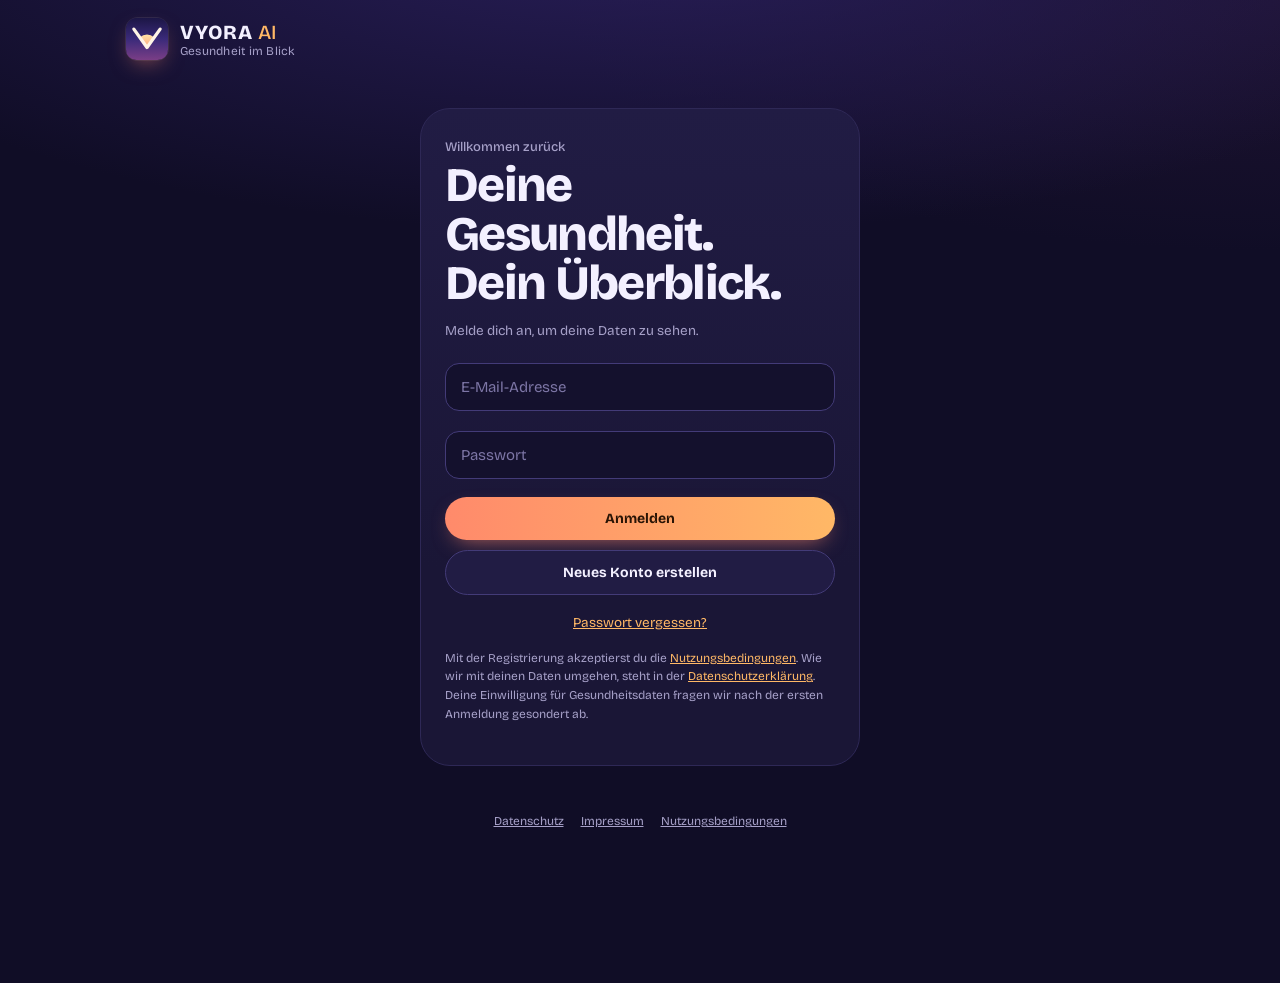
<file: index.html>
<!DOCTYPE html>
<html lang="de">
<head>
<meta charset="UTF-8">
<meta http-equiv="Content-Security-Policy" content="default-src 'self'; script-src 'self'; style-src 'self' 'unsafe-inline'; img-src 'self' data: blob:; font-src 'self'; connect-src 'self' https://uukjvrmxrxbhueqarjpp.supabase.co wss://uukjvrmxrxbhueqarjpp.supabase.co; media-src 'self' blob:; worker-src 'self'; manifest-src 'self'; object-src 'none'; base-uri 'self'; form-action 'self'">
<meta name="viewport" content="width=device-width,initial-scale=1,viewport-fit=cover">
<meta name="theme-color" content="#100d26">
<meta name="apple-mobile-web-app-capable" content="yes">
<meta name="mobile-web-app-capable" content="yes">
<meta name="apple-mobile-web-app-status-bar-style" content="black-translucent">
<meta name="apple-mobile-web-app-title" content="VYORA">
<link rel="manifest" href="manifest.webmanifest">
<link rel="icon" type="image/png" sizes="192x192" href="icons/icon-192.png">
<link rel="apple-touch-icon" href="icons/apple-touch-icon.png">
<title>VYORA AI – Deine Gesundheit</title>
<!-- Design: Reihenfolge ist wichtig, siehe css/LIESMICH.md -->
<link rel="stylesheet" href="css/basis.css?v=a50b395f17">
<link rel="stylesheet" href="css/formulare-listen.css?v=d295400225">
<link rel="stylesheet" href="css/mobil.css?v=883a3949b2">
<link rel="stylesheet" href="css/gesundheit.css?v=8d2cc85fb7">
<link rel="stylesheet" href="css/erweiterungen.css?v=80b91af01b">
<link rel="stylesheet" href="css/schichtdienst.css?v=5e59bcf2dd">
</head>
<body>
<svg xmlns="http://www.w3.org/2000/svg" width="0" height="0" style="position:absolute" aria-hidden="true" focusable="false"><defs><symbol id="i-watch" viewBox="0 0 24 24"><rect x="7" y="6.5" width="10" height="11" rx="3"/><path d="M9.5 6.5 10 3h4l.5 3.5M9.5 17.5 10 21h4l.5-3.5M12 9.8V12l1.5 1"/></symbol><symbol id="i-ring" viewBox="0 0 24 24"><circle cx="12" cy="12" r="7.5"/><circle cx="12" cy="12" r="4"/></symbol><symbol id="i-link" viewBox="0 0 24 24"><path d="M10 14a4 4 0 0 0 5.7 0l3-3a4 4 0 0 0-5.7-5.7l-1 1"/><path d="M14 10a4 4 0 0 0-5.7 0l-3 3a4 4 0 0 0 5.7 5.7l1-1"/></symbol><symbol id="i-calendar" viewBox="0 0 24 24"><rect x="4" y="5" width="16" height="15" rx="2.5"/><path d="M4 10h16M8.5 3v4M15.5 3v4"/></symbol><symbol id="i-clock" viewBox="0 0 24 24"><circle cx="12" cy="12" r="8.5"/><path d="M12 7.5V12l3 2"/></symbol><symbol id="i-bulb" viewBox="0 0 24 24"><path d="M9.5 17.5h5M10.5 21h3M12 3a6 6 0 0 0-3.6 10.8c.7.6 1.1 1.4 1.1 2.2v1.5h5V16c0-.8.4-1.6 1.1-2.2A6 6 0 0 0 12 3z"/></symbol><symbol id="i-target" viewBox="0 0 24 24"><circle cx="12" cy="12" r="8.5"/><circle cx="12" cy="12" r="4.8"/><circle cx="12" cy="12" r="1.2"/></symbol><symbol id="i-star" viewBox="0 0 24 24"><path d="m12 3.5 2.6 5.4 5.9.7-4.4 4 1.2 5.9L12 16.6l-5.3 2.9 1.2-5.9-4.4-4 5.9-.7z"/></symbol><symbol id="i-search" viewBox="0 0 24 24"><circle cx="11" cy="11" r="6.5"/><path d="m16 16 4.5 4.5"/></symbol><symbol id="i-plus" viewBox="0 0 24 24"><path d="M12 5v14M5 12h14"/></symbol><symbol id="i-bowl" viewBox="0 0 24 24"><path d="M4 11h16a8 8 0 0 1-16 0zM9 21h6M9.5 7.5c0-1.5 1-1.5 1-3M13.5 7.5c0-1.5 1-1.5 1-3"/></symbol><symbol id="i-utensils" viewBox="0 0 24 24"><path d="M7 3v18M4.5 3v5a2.5 2.5 0 0 0 5 0V3M17 21V3c-2.3.8-3.5 3.5-3.5 7h3.5"/></symbol><symbol id="i-pot" viewBox="0 0 24 24"><path d="M3 10h18M5 10v5.5A4.5 4.5 0 0 0 9.5 20h5a4.5 4.5 0 0 0 4.5-4.5V10M10 7c0-1.3 1-1.3 1-2.7M13.5 7c0-1.3 1-1.3 1-2.7"/></symbol><symbol id="i-run" viewBox="0 0 24 24"><circle cx="14.5" cy="4.5" r="1.8"/><path d="m6 10.5 3.5-3h4.5l1.5 4 3.5 1.5M11.5 8 9 14l4 3v4M9 14l-1.5 3H4"/></symbol><symbol id="i-battery" viewBox="0 0 24 24"><rect x="3" y="7" width="15.5" height="10" rx="2.5"/><path d="M21 10.5v3M7 10.5v3M10.5 10.5v3"/></symbol><symbol id="i-figure" viewBox="0 0 24 24"><circle cx="12" cy="4.5" r="2"/><path d="M4.5 9 12 10l7.5-1M12 10v5M8.5 21l3.5-6 3.5 6"/></symbol><symbol id="i-stretch" viewBox="0 0 24 24"><circle cx="12" cy="5" r="2"/><path d="M12 8.5v5.5M6 11.5l6 2 6-2M4.5 19.5c2.3-2.2 4.7-3.3 7.5-3.3s5.2 1.1 7.5 3.3"/></symbol><symbol id="i-dumbbell" viewBox="0 0 24 24"><path d="M3.5 9.5v5M6.5 7v10M17.5 7v10M20.5 9.5v5M6.5 12h11"/></symbol><symbol id="i-clipboard" viewBox="0 0 24 24"><rect x="5.5" y="4.5" width="13" height="16.5" rx="2"/><rect x="9" y="2.8" width="6" height="3.4" rx="1"/><path d="M8.5 11h7M8.5 15h4.5"/></symbol><symbol id="i-book" viewBox="0 0 24 24"><path d="M5 18.5V6a2.5 2.5 0 0 1 2.5-2.5H19v13H7.5A2.5 2.5 0 0 0 5 19a2.5 2.5 0 0 0 2.5 2.5H19v-5"/></symbol><symbol id="i-trophy" viewBox="0 0 24 24"><path d="M8 4h8v5.5a4 4 0 0 1-8 0zM8 6H5.5a2.5 2.5 0 0 0 2.6 4.4M16 6h2.5a2.5 2.5 0 0 1-2.6 4.4M12 13.5V17M8.5 20.5h7M10 17h4v3.5"/></symbol><symbol id="i-leaf" viewBox="0 0 24 24"><path d="M5 19C5 10.5 10 5 19.5 4.5 19 14 13.5 19 5 19zM5 19l8.5-8.5"/></symbol><symbol id="i-pill" viewBox="0 0 24 24"><rect x="2.8" y="8.3" width="18.4" height="7.4" rx="3.7" transform="rotate(-45 12 12)"/><path d="m9.4 9.4 5.2 5.2"/></symbol><symbol id="i-wind" viewBox="0 0 24 24"><path d="M3 9.5h11a2.8 2.8 0 1 0-2.8-2.8M3 14h14.5a2.8 2.8 0 1 1-2.8 2.8M3 18.5h6"/></symbol><symbol id="i-check" viewBox="0 0 24 24"><circle cx="12" cy="12" r="8.5"/><path d="m8.2 12.4 2.6 2.6 5-5.5"/></symbol><symbol id="i-heartpulse" viewBox="0 0 24 24"><path d="M12 20s-7.5-4.5-7.5-10.2A4.2 4.2 0 0 1 12 7.3a4.2 4.2 0 0 1 7.5 2.5C19.5 15.5 12 20 12 20z"/><path d="M7.5 12.5h2.3l1.3-2.2 1.7 4 1.2-1.8h2.5"/></symbol><symbol id="i-chart" viewBox="0 0 24 24"><path d="M4 4v16h16"/><path d="m7.5 15 3.5-4 3 2.5 5-6"/></symbol><symbol id="i-moon" viewBox="0 0 24 24"><path d="M19.5 14.5A8 8 0 1 1 9.5 4.5a6.3 6.3 0 0 0 10 10z"/></symbol><symbol id="i-bed" viewBox="0 0 24 24"><path d="M3 18.5V6.5M3 14h18v4.5M21 14v-1.5a3 3 0 0 0-3-3h-7V14"/><circle cx="7" cy="11.3" r="1.8"/></symbol><symbol id="i-heart" viewBox="0 0 24 24"><path d="M12 20s-7.5-4.5-7.5-10.2A4.2 4.2 0 0 1 12 7.3a4.2 4.2 0 0 1 7.5 2.5C19.5 15.5 12 20 12 20z"/></symbol><symbol id="i-note" viewBox="0 0 24 24"><path d="M5.5 3.5h9l4 4v13h-13z"/><path d="M14.5 3.5v4h4M8.5 12h7M8.5 16h4.5"/></symbol><symbol id="i-flask" viewBox="0 0 24 24"><path d="M9 3h6M10 3v6.5L5.2 18a2 2 0 0 0 1.8 3h10a2 2 0 0 0 1.8-3L14 9.5V3M7.5 15h9"/></symbol><symbol id="i-doc" viewBox="0 0 24 24"><path d="M5.5 3.5h9l4 4v13h-13z"/><path d="M14.5 3.5v4h4M12 11v6M9 14h6"/></symbol><symbol id="i-calc" viewBox="0 0 24 24"><rect x="5" y="3" width="14" height="18" rx="2.5"/><path d="M8.5 6.5h7v3h-7zM8.7 13.2h.1M12 13.2h.1M15.3 13.2h.1M8.7 17h.1M12 17h.1M15.3 17h.1"/></symbol><symbol id="i-bell" viewBox="0 0 24 24"><path d="M6 16.5V11a6 6 0 0 1 12 0v5.5l1.5 2h-15zM10 21a2 2 0 0 0 4 0"/></symbol><symbol id="i-phone" viewBox="0 0 24 24"><rect x="7" y="2.5" width="10" height="19" rx="2.5"/><path d="M11 18.5h2"/></symbol><symbol id="i-sparkle" viewBox="0 0 24 24"><path d="M12 3c.6 4.6 2.4 6.4 7 7-4.6.6-6.4 2.4-7 7-.6-4.6-2.4-6.4-7-7 4.6-.6 6.4-2.4 7-7zM18.5 16.5c.2 1.5.8 2.1 2.3 2.3-1.5.2-2.1.8-2.3 2.3-.2-1.5-.8-2.1-2.3-2.3 1.5-.2 2.1-.8 2.3-2.3z"/></symbol><symbol id="i-lock" viewBox="0 0 24 24"><rect x="5" y="10.5" width="14" height="10" rx="2.5"/><path d="M8 10.5V8a4 4 0 0 1 8 0v2.5M12 14.5V17"/></symbol><symbol id="i-shield" viewBox="0 0 24 24"><path d="M12 3 19 6v5c0 5-3 8.4-7 10-4-1.6-7-5-7-10V6z"/><path d="m9 12 2.2 2.2L15.5 10"/></symbol><symbol id="i-bolt" viewBox="0 0 24 24"><path d="M13 3 5.5 13.5h6L10.5 21l8-10.5h-6z"/></symbol><symbol id="i-scale" viewBox="0 0 24 24"><rect x="3.5" y="4" width="17" height="16" rx="3.5"/><path d="M8.5 9.5a5 5 0 0 1 7 0L12 12.5"/></symbol><symbol id="i-home" viewBox="0 0 24 24"><path d="M4 10.5 12 4l8 6.5V19a1.5 1.5 0 0 1-1.5 1.5H15V15h-6v5.5H5.5A1.5 1.5 0 0 1 4 19z"/></symbol><symbol id="i-grid" viewBox="0 0 24 24"><rect x="4" y="4" width="6.5" height="6.5" rx="1.8"/><rect x="13.5" y="4" width="6.5" height="6.5" rx="1.8"/><rect x="4" y="13.5" width="6.5" height="6.5" rx="1.8"/><path d="M16.75 13.5v6.5M13.5 16.75H20"/></symbol></defs></svg>
<div class="app">
<header>
  <div class="logo">
    <div class="logo-icon"><svg viewBox="0 0 64 64" aria-hidden="true"><defs><linearGradient id="vy-sky" x1="0" y1="0" x2="0" y2="1"><stop offset="0" stop-color="#1c1645"/><stop offset=".5" stop-color="#3a2a7a"/><stop offset="1" stop-color="#7a3e86"/></linearGradient><linearGradient id="vy-sun" x1="0" y1="0" x2="0" y2="1"><stop offset="0" stop-color="#ffe2a6"/><stop offset="1" stop-color="#ff8a6b"/></linearGradient><clipPath id="vy-cut"><path d="M12 17 32 45 52 17Z"/></clipPath></defs><rect width="64" height="64" rx="16" fill="url(#vy-sky)"/><circle cx="32" cy="40" r="15" fill="url(#vy-sun)" clip-path="url(#vy-cut)"/><path d="M12 17 32 45 52 17" fill="none" stroke="#fff4e6" stroke-width="5" stroke-linecap="round" stroke-linejoin="round"/></svg></div>
    <div>
      <strong>VYORA <span>AI</span></strong>
      <small>Gesundheit im Blick</small>
    </div>
  </div>
  <div class="avatar hidden" id="avatar">V</div>
</header>

<section id="resetCard" class="card auth hidden">
  <h1>Neues Passwort</h1>
  <p class="muted">Wähle ein neues Passwort für dein VYORA-Konto (mindestens 8 Zeichen).</p>
  <form id="resetForm">
    <input id="newPassword" type="password" aria-label="Neues Passwort" placeholder="Neues Passwort"
      autocomplete="new-password" minlength="8" required>
    <input id="newPassword2" type="password" aria-label="Neues Passwort wiederholen" placeholder="Neues Passwort wiederholen"
      autocomplete="new-password" minlength="8" required>
    <button id="resetSave" class="btn full" type="submit">Passwort speichern</button>
  </form>
  <p id="resetMessage" class="message" role="status"></p>
</section>

<section id="authCard" class="card auth hidden">
  <div class="eyebrow">Willkommen zurück</div>
  <h1>Deine Gesundheit.<br>Dein Überblick.</h1>
  <p class="muted">Melde dich an, um deine Daten zu sehen.</p>
  <form id="loginForm">
    <input id="email" type="email" aria-label="E-Mail-Adresse" placeholder="E-Mail-Adresse"
      autocomplete="email" required>
    <input id="password" type="password" aria-label="Passwort" placeholder="Passwort"
      autocomplete="current-password" minlength="6" required>
    <button class="btn full" type="submit">Anmelden</button>
  </form>
  <button id="registerButton" class="btn secondary full">
    Neues Konto erstellen
  </button>
  <button id="forgotButton" class="link-btn" type="button">
    Passwort vergessen?
  </button>

  <p class="muted small-note">
    Mit der Registrierung akzeptierst du die
    <a href="nutzungsbedingungen.html">Nutzungsbedingungen</a>.
    Wie wir mit deinen Daten umgehen, steht in der
    <a href="datenschutz.html">Datenschutzerklärung</a>.
    Deine Einwilligung für Gesundheitsdaten fragen wir nach der
    ersten Anmeldung gesondert ab.
  </p>

  <div id="socialLogin" class="hidden">
    <div class="or-line"><span>oder</span></div>
    <button id="googleLogin" class="btn social full hidden" type="button">
      <span class="social-icon">G</span> Mit Google anmelden
    </button>
    <button id="appleLogin" class="btn social full hidden" type="button">
      <span class="social-icon"></span> Mit Apple anmelden
    </button>
  </div>
</section>

<section id="mfaCard" class="card auth hidden">
  <div class="eyebrow">Zwei-Faktor-Anmeldung</div>
  <h1>Code eingeben</h1>
  <p>Dein Konto ist zusätzlich geschützt. Gib den 6-stelligen Code aus
    deiner Authenticator-App ein.</p>
  <form id="mfaForm">
    <label for="mfaCode">Code</label>
    <input id="mfaCode" inputmode="numeric" autocomplete="one-time-code"
      maxlength="7" required placeholder="123456">
    <button id="mfaButton" class="btn full" type="submit">Bestätigen</button>
  </form>
  <p id="mfaMessage" class="message" role="status"></p>
  <button id="mfaLogout" class="btn secondary full" type="button">Abmelden</button>
  <p class="muted small-note">Kein Zugriff mehr auf deine Authenticator-App?
    Schreib uns über das <a href="impressum.html">Impressum</a>. Nach einer
    Identitätsprüfung entfernen wir den zweiten Faktor.</p>
</section>

<section id="consentCard" class="card auth consent hidden">
  <div class="eyebrow">Bevor es losgeht</div>
  <h1>Deine Einwilligung</h1>
  <p class="notice hidden" id="consentUpdateNote">
    Neu in VYORA: Medikamentenplan, Symptom-Tagebuch, Laborwerte und ein
    Bericht für den Arzttermin.
    Weil dabei weitere Gesundheitsdaten gespeichert werden können, bitten
    wir dich, deine Einwilligung zu erneuern.
  </p>
  <p>
    VYORA AI ist eine Gesundheits-App. Damit sie funktioniert, verarbeiten
    wir <strong>Gesundheitsdaten</strong> von dir. Das sind besonders
    geschützte Daten, deshalb brauchen wir deine ausdrückliche Einwilligung.
  </p>
  <ul class="consent-list">
    <li><strong>Welche Daten:</strong> Mahlzeiten und Nährwerte, Trainings
      und Trainingsfortschritt, Tagesziele, Gewicht, Blutdruck, Puls,
      Blutzucker, Insulin-Einträge (Einheiten, Art, Name, KE) und Notizen,
      Schlafzeiten, Wohlbefinden (Stimmung, Energie, Stress), Obst- und
      Gemüse-Portionen, Medikamente mit Einnahmezeiten und abgehakten
      Einnahmen, Symptome mit deiner Einschätzung der Stärke, Laborwerte
      von deinen Befunden und Notizen, die du selbst einträgst. Wenn du
      einen Oura Ring verbindest, außerdem Schlaf-, Erholungs-, Aktivitäts-,
      Herzfrequenz- und Workout-Daten aus deinem Oura-Konto. Wenn du Apple
      Health per Kurzbefehl verbindest, die übermittelten Tageswerte
      (Schritte, Schlafdauer, Ruhepuls, aktive Kalorien).</li>
    <li><strong>Wozu:</strong> nur um dir diese Werte anzuzeigen und für dich
      auszuwerten. Keine Werbung, kein Verkauf, keine Weitergabe an Dritte,
      keine KI-Auswertung durch externe Anbieter.</li>
    <li><strong>Wo:</strong> in unserer Datenbank bei Supabase in der EU
      (Irland). Nur du hast Zugriff auf deine Einträge.</li>
    <li><strong>Widerruf:</strong> jederzeit unter „Mehr → Datenschutz &amp;
      Konto“. Dabei werden dein Konto und alle deine Daten gelöscht.</li>
  </ul>

  <form id="consentForm">
    <label class="check">
      <input type="checkbox" id="consentHealth" required>
      <span>Ich willige ausdrücklich ein, dass VYORA AI meine
      Gesundheitsdaten wie oben und in der
      <a href="datenschutz.html" target="_blank" rel="noopener">Datenschutzerklärung</a>
      beschrieben verarbeitet (Art. 9 Abs. 2 lit. a DSGVO). Mir ist bekannt,
      dass ich diese Einwilligung jederzeit mit Wirkung für die Zukunft
      widerrufen kann.</span>
    </label>
    <label class="check">
      <input type="checkbox" id="consentTerms" required>
      <span>Ich bin mindestens 16 Jahre alt und akzeptiere die
      <a href="nutzungsbedingungen.html" target="_blank" rel="noopener">Nutzungsbedingungen</a>.
      Mir ist bewusst, dass VYORA AI keine ärztliche Beratung ersetzt.</span>
    </label>
    <button id="consentButton" class="btn full" type="submit">
      Einwilligen und fortfahren
    </button>
  </form>
  <button id="consentDecline" class="btn secondary full" type="button">
    Nicht einwilligen und abmelden
  </button>
  <p id="consentMessage" class="message" role="status"></p>
</section>

<div id="dashboard" class="hidden">
<div id="offlineBanner" class="notice offline-banner hidden" role="status" aria-live="polite"></div>

<section id="homeView" class="view active">
  <div class="grid">
    <div class="card hero" id="heroCard">
      <h1>Guten <span id="greeting">Tag</span></h1>
      <p class="muted">So erholt bist du heute.</p>
      <div class="hero-content">
        <div class="score-ring">
          <svg viewBox="0 0 180 180" width="100%" height="100%" aria-hidden="true">
            <defs>
              <linearGradient id="sunGradient" x1="0" y1="0" x2="1" y2="1">
                <stop offset="0" stop-color="#9b5cff"/>
                <stop offset=".55" stop-color="#ff8a6b"/>
                <stop offset="1" stop-color="#ffd27a"/>
              </linearGradient>
            </defs>
            <circle class="ring-track" cx="90" cy="90" r="72"/>
            <circle id="scoreCircle" class="ring-progress"
              cx="90" cy="90" r="72"/>
          </svg>
          <div class="score-center">
            <strong id="mainScore">–</strong>
            <small id="scoreLabel">Schlafscore</small>
          </div>
        </div>
        <div class="score-info">
          <div class="eyebrow" id="scoreDate">Letzte Messung</div>
          <strong id="scoreRating">Noch keine Daten</strong>
          <p id="scoreSource">Dein zuletzt erfasster Schlafscore vom Tracker.</p>
        </div>
      </div>
    </div>

    <div class="card">
      <h2><svg class="ico" aria-hidden="true"><use href="#i-watch"/></svg><span id="trackerTitle">Dein Tracker</span></h2>
      <div class="status-row">
        <div id="ouraDot" class="dot"></div>
        <span id="ouraStatus">Verbindung wird geprüft ...</span>
      </div>
      <p class="muted">
        Verbinde einen Tracker für Schlaf, Puls und Schritte. Ohne Tracker
        kannst du alles selbst eintragen. Direkt verbinden: Oura Ring.
        Apple Watch: über Apple Health unter „Mehr“. Garmin und Fitbit
        sind in Planung.
      </p>
      <button id="ouraButton" class="btn secondary hidden">
        Oura verbinden
      </button>
      <button id="sleepButton" class="btn hidden">
        Schlafdaten aktualisieren ↻
      </button>
      <p id="ouraMessage" class="message"></p>
    </div>
  </div>

  <div class="stats">
    <div class="card stat">
      <div class="stat-icon"><svg class="ico" aria-hidden="true"><use href="#i-moon"/></svg></div>
      <small>Schlaf</small>
      <strong id="miniSleep">–</strong>
      <small id="miniSleepSrc">vom Tracker</small>
    </div>
    <div class="card stat">
      <div class="stat-icon"><svg class="ico" aria-hidden="true"><use href="#i-heart"/></svg></div>
      <small>Puls</small>
      <strong id="homePulse">–</strong>
      <small id="homePulseInfo">Noch keine Daten</small>
    </div>
    <div class="card stat">
      <div class="stat-icon"><svg class="ico" aria-hidden="true"><use href="#i-bolt"/></svg></div>
      <small>Training heute</small>
      <strong id="homeTraining">–</strong>
      <small id="homeTrainingInfo">Noch nichts eingetragen</small>
    </div>
  </div>

  <div class="card" id="weekCard">
    <h2><svg class="ico" aria-hidden="true"><use href="#i-calendar"/></svg>Deine Woche</h2>
    <p class="muted">Die letzten 7 Tage im Vergleich zu den 7 Tagen davor.</p>
    <div class="week-grid">
      <div class="nutrition-stat">
        <strong id="wkSleep">–</strong><small id="wkSleepLabel">Ø Schlaf</small>
        <span class="week-delta" id="wkSleepDelta"></span>
      </div>
      <div class="nutrition-stat">
        <strong id="wkTrain">–</strong><small>Trainingstage</small>
        <span class="week-delta" id="wkTrainDelta"></span>
      </div>
      <div class="nutrition-stat">
        <strong id="wkKcal">–</strong><small>Ø kcal pro Tag</small>
        <span class="week-delta" id="wkKcalDelta"></span>
      </div>
      <div class="nutrition-stat">
        <strong id="wkSteps">–</strong><small>Ø Schritte</small>
        <span class="week-delta" id="wkStepsDelta"></span>
      </div>
    </div>
    <p class="muted small-note" id="wkNote">Kalorien: Durchschnitt der Tage, an denen du etwas eingetragen hast. Zur Orientierung: Die WHO empfiehlt an mindestens 2 Tagen pro Woche Kräftigung; Studien zeigen ab etwa 7.000 Schritten am Tag einen deutlichen Gesundheitsnutzen.</p>
  </div>

  <div class="card hidden" id="shiftTodayCard">
    <h2><svg class="ico" aria-hidden="true"><use href="#i-clock"/></svg>Dein Dienst</h2>
    <div id="shiftTodayBox"></div>
  </div>

  <div class="card" id="tipCard">
    <h2><svg class="ico" aria-hidden="true"><use href="#i-bulb"/></svg>Tipp des Tages</h2>
    <div id="tipBox"></div>
  </div>

  <div class="card" id="challengeCard">
    <h2><svg class="ico" aria-hidden="true"><use href="#i-target"/></svg>Challenges &amp; Erfolge</h2>
    <div id="challengeBox"></div>
    <div id="challengeNew">
      <label for="challengeKind">Neue 30-Tage-Challenge</label>
      <select id="challengeKind"></select>
      <button id="challengeStart" class="btn secondary full" type="button">Challenge starten</button>
    </div>
    <p id="challengeMessage" class="message" role="status"></p>
    <details class="cx-extra">
      <summary>🏅 Deine Erfolge</summary>
      <div id="milestoneBox"><p class="muted">Wird geladen ...</p></div>
    </details>
  </div>

  <div class="card hidden" id="trackerCard">
    <div class="eyebrow" id="trackerCardSource">Von deinem Tracker</div>
    <h2><svg class="ico" aria-hidden="true"><use href="#i-watch"/></svg><span id="trackerCardTitle">Heute auf einen Blick</span></h2>
    <div class="tracker-grid">
      <div class="nutrition-stat">
        <strong id="trkHr">–</strong><small id="trkHrInfo">Aktuelle HF</small>
      </div>
      <div class="nutrition-stat">
        <strong id="trkReadiness">–</strong><small>Erholung</small>
      </div>
      <div class="nutrition-stat">
        <strong id="trkSteps">–</strong><small>Schritte</small>
      </div>
      <div class="nutrition-stat">
        <strong id="trkKcal">–</strong><small>Aktive kcal</small>
      </div>
    </div>
    <p class="muted" id="trkLastNight"></p>
  </div>

  <div class="grid">
    <div class="card">
      <h2>Dein Schlafverlauf</h2>
      <p class="muted">Letzte 7 Tage</p>
      <div id="homeChart" class="chart"></div>
    </div>
    <div class="card">
      <h2><svg class="ico" aria-hidden="true"><use href="#i-target"/></svg>Deine Tagesziele</h2>
      <div class="goal-rings">
      <div class="goal" data-goal="kcal">
        <div class="goal-ring">
          <svg viewBox="0 0 64 64" aria-hidden="true">
            <circle class="goal-track" cx="32" cy="32" r="27"/>
            <circle class="goal-fill" id="goalKcalFill" cx="32" cy="32" r="27"/>
          </svg>
          <strong id="homeCalories">0</strong>
        </div>
        <small id="goalKcalText">kcal</small>
      </div>
      <div class="goal" data-goal="protein">
        <div class="goal-ring">
          <svg viewBox="0 0 64 64" aria-hidden="true">
            <circle class="goal-track" cx="32" cy="32" r="27"/>
            <circle class="goal-fill" id="goalProteinFill" cx="32" cy="32" r="27"/>
          </svg>
          <strong id="goalProteinValue">0</strong>
        </div>
        <small id="goalProteinText">g Eiweiß</small>
      </div>
      <div class="goal" data-goal="steps">
        <div class="goal-ring">
          <svg viewBox="0 0 64 64" aria-hidden="true">
            <circle class="goal-track" cx="32" cy="32" r="27"/>
            <circle class="goal-fill" id="goalStepsFill" cx="32" cy="32" r="27"/>
          </svg>
          <strong id="goalStepsValue">–</strong>
        </div>
        <small id="goalStepsText">Schritte</small>
      </div>
      <div class="goal" data-goal="water">
        <div class="goal-ring">
          <svg viewBox="0 0 64 64" aria-hidden="true">
            <circle class="goal-track" cx="32" cy="32" r="27"/>
            <circle class="goal-fill" id="goalWaterFill" cx="32" cy="32" r="27"/>
          </svg>
          <strong id="goalWaterValue">0</strong>
        </div>
        <small id="goalWaterText">Gläser Wasser</small>
      </div>
      </div>
      <div class="water-row">
        <button id="waterMinus" type="button" aria-label="Ein Glas Wasser weniger">−</button>
        <span id="waterInfo" aria-live="polite">💧 0 Gläser · 0,0 l</span>
        <button id="waterPlus" class="plus" type="button" aria-label="Ein Glas Wasser getrunken">+</button>
      </div>
      <div class="water-row">
        <button id="vegMinus" type="button" aria-label="Eine Portion Obst oder Gemüse weniger">−</button>
        <span id="vegInfo" aria-live="polite">🥦 0/5 Obst &amp; Gemüse</span>
        <button id="vegPlus" class="plus" type="button" aria-label="Eine Portion Obst oder Gemüse gegessen">+</button>
      </div>
      <p id="homeNutritionInfo" class="muted">
        Noch keine Mahlzeiten eingetragen.
      </p>
      <div class="goal-actions">
        <button class="btn" id="goNutrition">
          Mahlzeit eintragen +
        </button>
        <button class="btn secondary" id="goGoals" type="button">
          Ziele festlegen
        </button>
      </div>
    </div>
  </div>
</section>

<section id="nutritionView" class="view">
  <div class="eyebrow">Dein Ernährungstagebuch</div>
  <h1>Ernährung</h1>
  <p class="muted">
    Lebensmittel suchen, Mengen wählen und Nährwerte übernehmen.
  </p>

  <div class="card">
    <label for="nutritionDate">Datum auswählen</label>
    <input id="nutritionDate" type="date">
    <h2>Deine Tagesbilanz</h2>
    <div class="nutrition-summary">
      <div class="nutrition-stat">
        <strong id="totalCalories">0</strong><small>kcal</small>
      </div>
      <div class="nutrition-stat">
        <strong id="totalProtein">0</strong><small>Eiweiß (g)</small>
      </div>
      <div class="nutrition-stat">
        <strong id="totalCarbs">0</strong><small>Kohlenhydrate (g)</small>
      </div>
      <div class="nutrition-stat">
        <strong id="totalFat">0</strong><small>Fett (g)</small>
      </div>
    </div>
    <p class="muted" id="fiberInfo"></p>
    <p class="muted">
      Die Tageswerte ergeben sich aus deinen gespeicherten Mahlzeiten.
    </p>
  </div>

  <div class="card hidden" id="frequentCard">
    <h2><svg class="ico" aria-hidden="true"><use href="#i-star"/></svg>Oft gegessen</h2>
    <p class="muted">
      Ein Tipp übernimmt Menge und Nährwerte vom letzten Mal.
    </p>
    <div id="frequentList" class="chips"></div>
  </div>

  <div class="card">
    <h2><svg class="ico" aria-hidden="true"><use href="#i-search"/></svg>Lebensmittel suchen</h2>
    <p class="muted">
      Suche zum Beispiel nach Haferflocken, Skyr oder Milch.
    </p>

    <form id="foodSearchForm">
      <label for="foodSearch">Lebensmittel oder Marke</label>
      <input id="foodSearch" type="search"
        placeholder="z. B. Haferflocken" minlength="2" required>
      <button id="foodSearchButton" class="btn full" type="submit">
        Lebensmittel suchen
      </button>
    </form>

    <div class="or-line">oder Barcode</div>

    <button id="scanButton" class="btn secondary full" type="button">
      📷 Barcode scannen
    </button>

    <div id="scanBox" class="scan-box hidden">
      <video id="scanVideo" muted playsinline></video>
      <div class="scan-frame"></div>
    </div>
    <button id="scanStop" class="btn secondary full hidden" type="button">
      Scannen beenden
    </button>

    <form id="barcodeForm" class="barcode-row">
      <div>
        <label for="barcodeInput">Barcode eintippen</label>
        <input id="barcodeInput" inputmode="numeric"
          pattern="[0-9]{8,14}" maxlength="14"
          placeholder="z. B. 4000521006303" required>
      </div>
      <button class="btn" type="submit">Suchen</button>
    </form>

    <p id="foodSearchMessage" class="message" role="status"></p>
    <div id="foodSearchResults"></div>

    <p class="muted">
      Datenquelle: Open Food Facts. Die Angaben stammen teilweise
      von Nutzern und können unvollständig oder fehlerhaft sein.
      Suchbegriffe und Barcodes werden über unseren eigenen Server
      (Supabase, EU) an Open Food Facts weitergegeben – deine
      IP-Adresse und dein Konto bleiben dort unbekannt. Das Kamerabild
      wird nur auf deinem Gerät ausgewertet und weder gespeichert
      noch hochgeladen.
    </p>
  </div>

  <div class="card">
    <h2><svg class="ico" aria-hidden="true"><use href="#i-plus"/></svg>Mahlzeit hinzufügen</h2>
    <p id="selectedFoodInfo" class="muted">
      Wähle ein Suchergebnis oder gib deine Werte selbst ein.
    </p>

    <form id="nutritionForm">
      <label for="mealType">Mahlzeit</label>
      <select id="mealType" required>
        <option value="breakfast">Frühstück</option>
        <option value="lunch">Mittagessen</option>
        <option value="dinner">Abendessen</option>
        <option value="snack">Snack</option>
      </select>

      <label for="foodName">Lebensmittel / Gericht</label>
      <input id="foodName" maxlength="200"
        placeholder="z. B. Haferflocken" required>

      <label for="foodAmount">Menge in Gramm</label>
      <input id="foodAmount" type="number"
        min="1" max="100000" step="0.1" value="100" required>

      <p class="muted" id="amountHint">
        Bei ausgewählten Lebensmitteln werden die Nährwerte
        automatisch für diese Menge berechnet.
      </p>

      <div class="form-grid">
        <div>
          <label for="calories">Kalorien (kcal)</label>
          <input id="calories" type="number" min="0"
            max="999999" step="0.01" placeholder="0" required>
        </div>
        <div>
          <label for="protein">Eiweiß (g)</label>
          <input id="protein" type="number" min="0"
            max="999999" step="0.01" value="0" required>
        </div>
        <div>
          <label for="carbs">Kohlenhydrate (g)</label>
          <input id="carbs" type="number" min="0"
            max="999999" step="0.01" value="0" required>
        </div>
        <div>
          <label for="fat">Fett (g)</label>
          <input id="fat" type="number" min="0"
            max="999999" step="0.01" value="0" required>
        </div>
      </div>

      <label for="fiber">Ballaststoffe (g, optional)</label>
      <input id="fiber" type="number" min="0" max="999" step="0.01"
        inputmode="decimal" placeholder="leer lassen, wenn unbekannt">

      <button id="saveMeal" class="btn full" type="submit">
        Mahlzeit speichern
      </button>
      <button id="clearFood" class="btn secondary full" type="button">
        Eingaben zurücksetzen
      </button>
    </form>

    <p class="muted">
      Kontrolliere die Angaben vor dem Speichern.
      Manuelle Korrekturen sind jederzeit möglich.
    </p>
    <p id="nutritionMessage" class="message" role="status"></p>
  </div>

  <div class="card">
    <h2>Gespeicherte Mahlzeiten</h2>
    <div id="nutritionList" class="muted">
      Einträge werden geladen ...
    </div>
  </div>

  <div class="card hidden" id="shiftFoodCard">
    <h2><svg class="ico" aria-hidden="true"><use href="#i-utensils"/></svg>Essen &amp; Koffein im Schichtdienst</h2>
    <div id="shiftFoodBox"></div>
    <p class="muted small-note">Allgemeine Tipps nach den Empfehlungen der BAuA zu Ernährung bei Nacht- und Schichtarbeit – keine Ernährungs- oder Therapieberatung. Bei Diabetes oder anderen Erkrankungen: Essens- und Medikamentenzeiten mit deinem Arzt abstimmen.</p>
  </div>

  <div class="card" id="kitchenCard">
    <h2><svg class="ico" aria-hidden="true"><use href="#i-pot"/></svg>Rezepte, Wochenplan &amp; Einkauf</h2>
    <div class="seg" id="kitchenTabs" role="tablist" aria-label="Bereich">
      <button type="button" role="tab" data-tab="recipes" aria-selected="true" aria-controls="recipePanel">Rezepte</button>
      <button type="button" role="tab" data-tab="plan" aria-selected="false" aria-controls="planPanel">Wochenplan</button>
      <button type="button" role="tab" data-tab="shop" aria-selected="false" aria-controls="shopPanel">Einkauf</button>
    </div>

    <div id="recipePanel" role="tabpanel">
      <label for="kitchenMeal">Ins Tagebuch eintragen als</label>
      <select id="kitchenMeal">
        <option value="breakfast">Frühstück</option>
        <option value="lunch">Mittagessen</option>
        <option value="dinner">Abendessen</option>
        <option value="snack">Snack</option>
      </select>
      <div id="recipeList"></div>
      <button id="recipeNew" class="btn secondary full" type="button">+ Neues Rezept</button>
      <form id="recipeEditor" class="hidden recipe-editor">
        <h3 id="recipeEditorTitle">Neues Rezept</h3>
        <div class="form-grid">
          <div>
            <label for="recipeName">Name</label>
            <input id="recipeName" maxlength="100" autocomplete="off" required placeholder="z. B. Linsen-Curry">
          </div>
          <div>
            <label for="recipeServings">Portionen</label>
            <input id="recipeServings" type="number" min="1" max="20" step="1" value="2" required>
          </div>
        </div>
        <span class="label">Zutaten (Menge in Gramm für das ganze Rezept)</span>
        <div id="ingList"></div>
        <p class="muted" id="recipeTotals"></p>
        <div class="cx-input">
          <label for="ingSearch" class="sr-only">Zutat suchen</label>
          <input id="ingSearch" maxlength="80" autocomplete="off" placeholder="Zutat suchen, z. B. rote Linsen">
          <button id="ingSearchBtn" class="btn secondary" type="button">Suchen</button>
        </div>
        <div id="ingResults"></div>
        <details class="cx-extra" id="ingManual">
          <summary>Zutat von Hand eintragen (Werte je 100 g)</summary>
          <div class="settings-grid">
            <div><label for="ingKcal">kcal</label><input id="ingKcal" type="number" min="0" max="900" step="any" inputmode="decimal"></div>
            <div><label for="ingProtein">Eiweiß (g)</label><input id="ingProtein" type="number" min="0" max="100" step="any" inputmode="decimal"></div>
            <div><label for="ingCarbs">KH (g)</label><input id="ingCarbs" type="number" min="0" max="100" step="any" inputmode="decimal"></div>
            <div><label for="ingFat">Fett (g)</label><input id="ingFat" type="number" min="0" max="100" step="any" inputmode="decimal"></div>
            <div><label for="ingFiber">Ballaststoffe (g)</label><input id="ingFiber" type="number" min="0" max="100" step="any" inputmode="decimal"></div>
            <div class="full-span"><button id="ingManualBtn" class="btn secondary full" type="button">Zutat mit dem Namen oben hinzufügen</button></div>
          </div>
        </details>
        <label for="recipeSteps">Zubereitung (optional)</label>
        <textarea id="recipeSteps" maxlength="4000" rows="4" placeholder="Kurz die Schritte notieren"></textarea>
        <button id="recipeSave" class="btn full" type="submit">Rezept speichern</button>
        <button id="recipeCancel" class="btn secondary full" type="button">Abbrechen</button>
        <button id="recipeDelete" class="btn danger full hidden" type="button">Rezept löschen</button>
      </form>
    </div>

    <div id="planPanel" role="tabpanel" class="hidden">
      <div class="day-nav">
        <button id="planPrev" class="icon-btn" type="button" aria-label="Vorherige Woche">‹</button>
        <strong id="planLabel"></strong>
        <button id="planNext" class="icon-btn" type="button" aria-label="Nächste Woche">›</button>
      </div>
      <div id="planWeek"></div>
      <form id="planForm" class="plan-form">
        <div class="form-grid">
          <div><label for="planDay">Tag</label><select id="planDay"></select></div>
          <div><label for="planMeal">Mahlzeit</label>
            <select id="planMeal">
              <option value="breakfast">Frühstück</option>
              <option value="lunch">Mittagessen</option>
              <option value="dinner" selected>Abendessen</option>
              <option value="snack">Snack</option>
            </select></div>
        </div>
        <label for="planRecipe">Rezept</label>
        <select id="planRecipe"></select>
        <label for="planTitle">… oder freier Eintrag</label>
        <input id="planTitle" maxlength="100" autocomplete="off" placeholder="z. B. Essen bei Oma">
        <button id="planAdd" class="btn full" type="submit">In den Plan</button>
      </form>
      <button id="planToShop" class="btn secondary full" type="button">Zutaten dieser Woche auf die Einkaufsliste</button>
    </div>

    <div id="shopPanel" role="tabpanel" class="hidden">
      <div id="shopList"></div>
      <form id="shopForm" class="cx-input">
        <label for="shopName" class="sr-only">Artikel</label>
        <input id="shopName" maxlength="100" autocomplete="off" placeholder="Artikel" required>
        <label for="shopAmount" class="sr-only">Menge</label>
        <input id="shopAmount" maxlength="40" autocomplete="off" placeholder="Menge" class="shop-amount">
        <button class="btn secondary" type="submit">+</button>
      </form>
      <button id="shopClear" class="btn secondary full hidden" type="button">Erledigte entfernen</button>
    </div>
    <p id="kitchenMessage" class="message" role="status"></p>
  </div>
</section>

<section id="trainingView" class="view">
  <div class="eyebrow">Dein Trainingstagebuch</div>
  <h1>Training</h1>
  <p class="muted">
    Übungen mit Sätzen, Wiederholungen und Gewicht eintragen.
  </p>

  <div class="card hidden" id="shiftMoveCard">
    <h2><svg class="ico" aria-hidden="true"><use href="#i-run"/></svg>Bewegung &amp; Schicht</h2>
    <div id="shiftMoveBox"></div>
  </div>

  <div class="card" id="recoveryCard">
    <h2><svg class="ico" aria-hidden="true"><use href="#i-battery"/></svg>Erholung heute</h2>
    <div id="recoveryBox"><p class="muted">Wird geladen ...</p></div>
    <div id="recoveryShift"></div>
  </div>

  <div class="card" id="weekPlanCard">
    <h2><svg class="ico" aria-hidden="true"><use href="#i-calendar"/></svg>Wochenplanung</h2>
    <p class="muted" id="weekPlanLabel"></p>
    <div id="weekPlanBox"></div>
    <div id="wpShiftBox" class="hidden">
      <span class="label">Deine Dienste diese Woche</span>
      <div id="wpShiftRow"></div>
      <button id="wpShiftSuggest" class="btn secondary full" type="button">Trainingstage passend zu den Diensten vorschlagen</button>
      <p id="wpShiftMessage" class="message" role="status"></p>
    </div>
    <button id="weekPlanSave" class="btn full" type="button">Plan speichern</button>
    <p id="weekPlanMessage" class="message" role="status"></p>
  </div>

  <div class="card" id="caliCard">
    <h2><svg class="ico" aria-hidden="true"><use href="#i-figure"/></svg>Calisthenics-Programm</h2>

    <!-- Einrichtung -->
    <div id="caliSetup">
      <p class="muted">
        Training mit dem eigenen Körpergewicht – ohne Studio. Jede Übung hat
        Stufen von leicht bis schwer. Du startest auf deiner Stufe und
        steigst auf, sobald du das Ziel sicher schaffst. Kein Springen,
        gelenkschonend für den Einstieg.
      </p>
      <h3>An welchen Tagen willst du trainieren?</h3>
      <p class="muted">Empfehlung: 3 Tage mit je einem Tag Pause dazwischen.</p>
      <div class="day-picker" id="caliDays"></div>
      <h3 id="caliDiffHead">Wie fordernd soll es sein?</h3>
      <div class="day-picker" id="caliDiffSetup" role="radiogroup" aria-labelledby="caliDiffHead"></div>
      <p class="muted diff-info" id="caliDiffSetupInfo"></p>
      <button id="caliStartButton" class="btn full" type="button">
        Programm starten
      </button>
    </div>

    <!-- Laufendes Programm -->
    <div id="caliRun" class="hidden">
      <div class="week" id="caliWeek" aria-label="Deine Trainingswoche"></div>
      <p id="caliToday" class="muted"></p>
      <div class="day-picker" id="caliDiffRun" role="radiogroup" aria-label="Schwierigkeit"></div>
      <p class="muted diff-info" id="caliDiffRunInfo"></p>

      <div id="caliSession">
        <details class="cx-extra">
          <summary>Aufwärmen (5 Minuten)</summary>
          <ul>
            <li>1 Min. auf der Stelle gehen, Arme locker schwingen</li>
            <li>10× Armkreisen vorwärts und rückwärts</li>
            <li>10× Hüftkreisen in jede Richtung</li>
            <li>10× halbe Kniebeugen, langsam</li>
            <li>10× Schulterblätter zusammenziehen und lösen</li>
          </ul>
        </details>

        <div id="caliExercises"></div>

        <div class="rest-timer" id="restTimer">
          <strong id="restTime">1:30</strong>
          <button id="restButton" class="btn secondary" type="button">
            Pause starten
          </button>
        </div>
        <p class="muted">
          Pause zwischen den Sätzen mit dem Timer. Langsam und sauber ist
          wichtiger als viele Wiederholungen.
        </p>

        <button id="caliSave" class="btn full" type="button">
          Training speichern
        </button>

      </div>

      <button id="caliStretch" class="btn secondary full hidden" type="button">
        🧘 Danach dehnen (geführt, ca. 6 Minuten)
      </button>

      <button id="caliAnyway" class="btn secondary full hidden" type="button">
        Trotzdem heute trainieren
      </button>

      <details class="cx-extra">
        <summary>So funktioniert der Aufstieg</summary>
        <ul>
          <li>Jede Übung hat ein Ziel, z. B. 3 Sätze mit 8–12 Wiederholungen.</li>
          <li>Trag nach dem Training ein, wie viele du im schwächsten Satz geschafft hast.</li>
          <li>Schaffst du zweimal hintereinander die obere Zahl, schlägt VYORA die nächste Stufe vor.</li>
          <li>Schaffst du die untere Zahl nicht, geh ruhig eine Stufe zurück. Mit ▲ ▼ kannst du jederzeit selbst wechseln.</li>
          <li>Training A und B wechseln sich ab, damit alle Muskeln drankommen.</li>
          <li>Leicht, Mittel oder Schwer ändert Sätze, Pausen und Dauer. Bei „Schwer“ kommt pro Training eine Übung dazu. Deine Stufen bleiben beim Wechsel erhalten.</li>
        </ul>
      </details>
      <button id="caliDaysEdit" class="btn secondary" type="button">
        Trainingstage ändern
      </button>
      <p class="muted small-note">
        Bei Schmerzen die Übung abbrechen. Wenn du Beschwerden oder
        Vorerkrankungen hast, sprich vor dem Start mit deiner Ärztin oder
        deinem Arzt. Das Programm ist ein allgemeiner Trainingsplan, keine
        medizinische Beratung.
      </p>
    </div>
    <p id="caliMessage" class="message" role="status"></p>
  </div>

  <div class="card" id="stretchCard">
    <h2><svg class="ico" aria-hidden="true"><use href="#i-stretch"/></svg>Dehnen &amp; Beweglichkeit</h2>
    <p class="muted">
      Geführte Dehnroutinen mit Timer. Das Handy sagt dir, welche Übung
      dran ist und wann du wechselst. Ideal nach dem Training oder an
      Pausentagen.
    </p>
    <div class="day-picker" id="stretchPick" role="radiogroup" aria-label="Dehnroutine"></div>
    <div id="stretchPreview">
      <p class="muted" id="stretchInfo"></p>
      <ol class="st-list" id="stretchList"></ol>
      <button id="stretchStart" class="btn full" type="button">Dehnen starten</button>
    </div>
    <div id="stretchRun" class="hidden">
      <div class="st-step" id="stretchStep" aria-live="polite">
        <small id="stretchCount"></small>
        <strong id="stretchName"></strong>
        <div class="st-time" id="stretchTime"></div>
        <p id="stretchHow"></p>
        <div class="st-bar"><i id="stretchBar"></i></div>
      </div>
      <div class="st-actions">
        <button id="stretchPause" class="btn secondary" type="button">Pause</button>
        <button id="stretchSkip" class="btn secondary" type="button">Weiter</button>
        <button id="stretchStop" class="btn secondary" type="button">Beenden</button>
      </div>
    </div>
    <div id="stretchDone" class="hidden">
      <p class="muted"><strong>✓ Geschafft!</strong> Gut gemacht.</p>
      <button id="stretchLog" class="btn full" type="button">Im Trainingstagebuch speichern</button>
    </div>
    <p class="muted small-note">
      Nur bis zu einem angenehmen Ziehen dehnen, nicht in den Schmerz und
      nicht wippen. Ruhig weiteratmen. Bei Beschwerden abbrechen.
    </p>
    <p id="stretchMessage" class="message" role="status"></p>
  </div>

  <div class="card">
    <label for="trainingDate">Datum auswählen</label>
    <input id="trainingDate" type="date">
    <h2>Deine Trainingsbilanz</h2>
    <div class="nutrition-summary three">
      <div class="nutrition-stat">
        <strong id="totalExercises">0</strong><small>Übungen</small>
      </div>
      <div class="nutrition-stat">
        <strong id="totalSets">0</strong><small>Sätze</small>
      </div>
      <div class="nutrition-stat">
        <strong id="totalVolume">0</strong><small>Volumen (kg)</small>
      </div>
    </div>
    <p class="muted">
      Volumen = Sätze × Wiederholungen × Gewicht.
      Übungen mit Körpergewicht zählen hier mit 0 kg.
    </p>
  </div>

  <div class="card">
    <h2><svg class="ico" aria-hidden="true"><use href="#i-plus"/></svg>Übung eintragen</h2>
    <form id="workoutForm">
      <label for="exercise">Übung</label>
      <input id="exercise" list="exerciseSuggestions"
        maxlength="120" placeholder="z. B. Liegestütze" required>
      <datalist id="exerciseSuggestions"></datalist>

      <p id="lastTimeInfo" class="muted"></p>

      <div class="form-grid">
        <div>
          <label for="sets">Sätze</label>
          <input id="sets" type="number" min="1" max="100"
            step="1" value="3" required>
        </div>
        <div>
          <label for="reps">Wiederholungen (oder Sekunden)</label>
          <input id="reps" type="number" min="1" max="1000"
            step="1" value="10" required>
        </div>
      </div>

      <label for="weight">Zusatzgewicht in kg (leer = Körpergewicht)</label>
      <input id="weight" type="number" min="0" max="1000"
        step="0.5" placeholder="leer lassen bei Körpergewicht">

      <label for="workoutNotes">Notiz (optional)</label>
      <input id="workoutNotes" maxlength="500"
        placeholder="z. B. letzte Wiederholung schwer">

      <button id="saveWorkout" class="btn full" type="submit">
        Übung speichern
      </button>
    </form>
    <p id="workoutMessage" class="message" role="status"></p>
  </div>

  <div class="card">
    <h2><svg class="ico" aria-hidden="true"><use href="#i-clipboard"/></svg>Trainingspläne</h2>
    <p class="muted">
      Starte einen Plan: Alle Übungen werden für das gewählte Datum
      eingetragen. Danach kannst du Werte anpassen oder löschen.
    </p>
    <div id="planList" class="muted">Pläne werden geladen ...</div>
    <div class="section-divider"></div>
    <h3>Training des gewählten Tages als Plan speichern</h3>
    <form id="planForm">
      <label for="planName">Name des Plans</label>
      <input id="planName" maxlength="80"
        placeholder="z. B. Mein Ganzkörper-Tag" required>
      <button id="savePlan" class="btn secondary full" type="submit">
        Eingetragene Übungen als Plan speichern
      </button>
    </form>
    <p id="planMessage" class="message" role="status"></p>
  </div>

  <div class="card hidden" id="trackerWorkoutCard">
    <h2><svg class="ico" aria-hidden="true"><use href="#i-watch"/></svg><span id="trackerWorkoutTitle">Vom Tracker erkannte Workouts</span></h2>
    <p class="muted" id="trackerWorkoutSource"></p>
    <div id="trackerWorkouts"></div>
  </div>

  <div class="card">
    <h2>Eingetragene Übungen</h2>
    <div id="workoutList" class="muted">
      Einträge werden geladen ...
    </div>
  </div>
  <div class="card" id="libCard">
    <h2><svg class="ico" aria-hidden="true"><use href="#i-book"/></svg>Übungsbibliothek</h2>
    <p class="muted">Kurze Anleitungen mit leichteren und schwereren Varianten. Bei Schmerzen abbrechen.</p>
    <label for="libSearch" class="sr-only">Übung suchen</label>
    <input id="libSearch" type="search" autocomplete="off" placeholder="Übung suchen, z. B. Plank">
    <div class="chips" id="libCats" role="group" aria-label="Kategorie"></div>
    <div id="libList"></div>
  </div>

  <div class="card" id="prCard">
    <h2><svg class="ico" aria-hidden="true"><use href="#i-trophy"/></svg>Fortschritt &amp; Bestleistungen</h2>
    <p class="muted">
      Aus deinem Trainingstagebuch der letzten 12 Monate. Das Maximalgewicht
      für eine Wiederholung (1RM) ist nur geschätzt (Epley-Formel) – teste es
      nicht ohne Aufwärmen und Sicherung.
    </p>
    <div id="prWeeks"></div>
    <div id="prList">Noch keine Trainings eingetragen.</div>
  </div>
</section>

<section id="healthView" class="view">
  <div class="eyebrow">Deine Gesundheitswerte</div>
  <h1>Gesundheit</h1>
  <p class="muted">
    Alles rund um deine Gesundheit – in vier Bereiche aufgeteilt. Unter „Arzt“ findest du Symptome, Laborwerte und den Bericht für den Arzttermin.
  </p>

  <div class="htabs" id="healthTabs" role="tablist" aria-label="Bereiche in Gesundheit">
    <button type="button" role="tab" id="htab-heute" data-htab="heute" aria-controls="hpanel-heute" aria-selected="true" tabindex="0">Heute</button>
    <button type="button" role="tab" id="htab-messen" data-htab="messen" aria-controls="hpanel-messen" aria-selected="false" tabindex="-1">Messwerte</button>
    <button type="button" role="tab" id="htab-schlaf" data-htab="schlaf" aria-controls="hpanel-schlaf" aria-selected="false" tabindex="-1">Schlaf</button>
    <button type="button" role="tab" id="htab-arzt" data-htab="arzt" aria-controls="hpanel-arzt" aria-selected="false" tabindex="-1">Arzt</button>
  </div>

  <div class="hpanel" id="hpanel-heute" role="tabpanel" aria-labelledby="htab-heute">
  <div class="card" id="wellCard">
    <h2><svg class="ico" aria-hidden="true"><use href="#i-leaf"/></svg>Wie geht's dir heute?</h2>
    <p class="muted">Ein kurzer Check-in – nur für dich. VYORA bewertet nichts und stellt keine Diagnosen.</p>
    <form id="wellForm">
      <fieldset class="rate">
        <legend>Stimmung</legend>
        <div class="day-picker rate-row">
          <label><input type="radio" name="wellMood" value="1"><span aria-label="sehr schlecht">😣</span></label>
          <label><input type="radio" name="wellMood" value="2"><span aria-label="eher schlecht">🙁</span></label>
          <label><input type="radio" name="wellMood" value="3"><span aria-label="mittel">😐</span></label>
          <label><input type="radio" name="wellMood" value="4"><span aria-label="eher gut">🙂</span></label>
          <label><input type="radio" name="wellMood" value="5"><span aria-label="sehr gut">😄</span></label>
        </div>
      </fieldset>
      <fieldset class="rate">
        <legend>Energie <small>(1 = erschöpft, 5 = voller Energie)</small></legend>
        <div class="day-picker rate-row">
          <label><input type="radio" name="wellEnergy" value="1"><span>1</span></label>
          <label><input type="radio" name="wellEnergy" value="2"><span>2</span></label>
          <label><input type="radio" name="wellEnergy" value="3"><span>3</span></label>
          <label><input type="radio" name="wellEnergy" value="4"><span>4</span></label>
          <label><input type="radio" name="wellEnergy" value="5"><span>5</span></label>
        </div>
      </fieldset>
      <fieldset class="rate">
        <legend>Stress <small>(1 = entspannt, 5 = sehr gestresst)</small></legend>
        <div class="day-picker rate-row">
          <label><input type="radio" name="wellStress" value="1"><span>1</span></label>
          <label><input type="radio" name="wellStress" value="2"><span>2</span></label>
          <label><input type="radio" name="wellStress" value="3"><span>3</span></label>
          <label><input type="radio" name="wellStress" value="4"><span>4</span></label>
          <label><input type="radio" name="wellStress" value="5"><span>5</span></label>
        </div>
      </fieldset>
      <label for="wellNote">Notiz (optional)</label>
      <textarea id="wellNote" rows="2" maxlength="500" placeholder="z. B. gut geschlafen, viel Arbeit"></textarea>
      <button id="wellSave" class="btn full" type="submit">Check-in speichern</button>
    </form>
    <p id="wellMessage" class="message" role="status"></p>
    <div id="wellWeek" class="well-week" aria-label="Stimmung der letzten 7 Tage"></div>
    <p class="muted small-note">
      Geht es dir über längere Zeit nicht gut, sprich mit jemandem, dem du
      vertraust, oder mit deiner Hausarztpraxis. Kostenlos und rund um die Uhr:
      TelefonSeelsorge <a href="tel:08001110111">0800 111 0 111</a> oder
      <a href="tel:08001110222">0800 111 0 222</a>. Im Notfall: <a href="tel:112">112</a>.
    </p>
  </div>

  <div class="card" id="medCard">
    <h2><svg class="ico" aria-hidden="true"><use href="#i-pill"/></svg>Medikamente</h2>
    <p class="muted">
      Dein Einnahmeplan – so, wie er auf deinem Medikationsplan oder dem
      Beipackzettel steht. Hake ab, was du genommen hast. VYORA rechnet
      keine Dosis aus und gibt keine Empfehlungen.
    </p>
    <p class="notice hidden" id="medShiftNote">
      Schichtdienst: VYORA erinnert immer zur eingestellten Uhrzeit – auch nach dem Nachtdienst.
      Ob du Einnahmezeiten an deine Dienste anpassen kannst, besprich bitte mit deiner Ärztin,
      deinem Arzt oder in der Apotheke.
    </p>
    <div id="medToday"></div>
    <details class="cx-extra" id="medManage">
      <summary>Medikamente verwalten</summary>
      <div id="medList"></div>
      <form id="medForm">
        <h3 id="medFormTitle">Medikament hinzufügen</h3>
        <label for="medName">Name</label>
        <input id="medName" maxlength="80" required autocomplete="off" placeholder="z. B. Ramipril 5 mg">
        <label for="medAmount">Menge laut deinem Plan (optional)</label>
        <input id="medAmount" maxlength="40" autocomplete="off" placeholder="z. B. 1 Tablette">
        <span class="label" id="medTimesLabel">Uhrzeiten</span>
        <div id="medTimes" class="time-list" role="group" aria-labelledby="medTimesLabel"></div>
        <button id="medAddTime" class="btn secondary" type="button">+ Uhrzeit</button>
        <label class="check">
          <input type="checkbox" id="medRemind">
          <span>Zu diesen Uhrzeiten per Benachrichtigung erinnern</span>
        </label>
        <label for="medNote">Notiz (optional)</label>
        <input id="medNote" maxlength="300" autocomplete="off" placeholder="z. B. zum Frühstück">
        <button id="medSave" class="btn full" type="submit">Speichern</button>
        <button id="medCancel" class="btn secondary full hidden" type="button">Abbrechen</button>
      </form>
      <p class="muted small-note">
        Die Benachrichtigung zeigt nur „Zeit für deine Medikamente“ – ohne
        Namen, damit auf dem Sperrbildschirm nichts Persönliches steht.
        Benachrichtigungen erlaubst du unter „Mehr → Erinnerungen“.
        Ändert sich dein Plan, sprich das bitte immer mit deiner Ärztin,
        deinem Arzt oder deiner Apotheke ab.
      </p>
    </details>
    <p id="medMessage" class="message" role="status"></p>
  </div>

  <div class="card" id="breathCard">
    <h2><svg class="ico" aria-hidden="true"><use href="#i-wind"/></svg>Ruhig atmen</h2>
    <p class="muted">
      Langsames Atmen – etwa 6 Atemzüge pro Minute – hilft vielen, zur Ruhe
      zu kommen. Atme 4 Sekunden durch die Nase ein und 6 Sekunden langsam aus.
    </p>
    <div class="day-picker pill-picker" role="radiogroup" aria-label="Dauer">
      <label><input type="radio" name="breathMin" value="1"><span>1 Min.</span></label>
      <label><input type="radio" name="breathMin" value="3" checked><span>3 Min.</span></label>
      <label><input type="radio" name="breathMin" value="5"><span>5 Min.</span></label>
    </div>
    <div class="breath-stage">
      <div class="breath-circle" id="breathCircle" aria-hidden="true"></div>
      <div class="breath-label">
        <strong id="breathText" aria-live="polite">Bereit?</strong>
        <small id="breathTime"></small>
      </div>
    </div>
    <button id="breathStart" class="btn full" type="button">Starten</button>
    <p class="muted small-note">Wird dir schwindlig, atme einfach normal weiter. Es wird nichts gespeichert.</p>
  </div>
  </div>

  <div class="hpanel hidden" id="hpanel-messen" role="tabpanel" aria-labelledby="htab-messen">
  <div class="stats">
    <div class="card stat">
      <div class="stat-icon"><svg class="ico" aria-hidden="true"><use href="#i-scale"/></svg></div>
      <small>Gewicht</small>
      <strong id="latestWeight">–</strong>
      <small id="latestWeightDate">Noch keine Daten</small>
    </div>
    <div class="card stat">
      <div class="stat-icon"><svg class="ico" aria-hidden="true"><use href="#i-heartpulse"/></svg></div>
      <small>Blutdruck</small>
      <strong id="latestBp">–</strong>
      <small id="latestBpDate">Noch keine Daten</small>
    </div>
    <div class="card stat">
      <div class="stat-icon"><svg class="ico" aria-hidden="true"><use href="#i-heart"/></svg></div>
      <small>Puls</small>
      <strong id="latestPulse">–</strong>
      <small id="latestPulseDate">Noch keine Daten</small>
    </div>
  </div>

  <div class="card" id="checkCard">
    <h2><svg class="ico" aria-hidden="true"><use href="#i-check"/></svg>Heute erledigt?</h2>
    <p class="muted" id="checkHint">
      Leg fest, was du jeden Tag festhalten möchtest – zum Beispiel
      Blutdruck, Blutzucker oder Insulin. Dann siehst du hier deine Häkchen.
    </p>
    <div id="checkList"></div>

    <details class="cx-extra" id="checkSettings">
      <summary>Checkliste anpassen</summary>
      <form id="checkForm" class="settings-grid">
        <div>
          <label for="setBp">🩺 Blutdruck</label>
          <select id="setBp">
          <option value="0">aus</option>
          <option value="1">1× pro Tag</option>
          <option value="2">2× pro Tag</option>
          <option value="3">3× pro Tag</option>
          <option value="4">4× pro Tag</option>
          <option value="5">5× pro Tag</option>
          <option value="6">6× pro Tag</option>
          </select>
        </div>
        <div>
          <label for="setGlucose">🩸 Blutzucker</label>
          <select id="setGlucose">
          <option value="0">aus</option>
          <option value="1">1× pro Tag</option>
          <option value="2">2× pro Tag</option>
          <option value="3">3× pro Tag</option>
          <option value="4">4× pro Tag</option>
          <option value="5">5× pro Tag</option>
          <option value="6">6× pro Tag</option>
          <option value="7">7× pro Tag</option>
          <option value="8">8× pro Tag</option>
          <option value="9">9× pro Tag</option>
          <option value="10">10× pro Tag</option>
          </select>
        </div>
        <div>
          <label for="setInsulin">💉 Insulin</label>
          <select id="setInsulin">
          <option value="0">aus</option>
          <option value="1">1× pro Tag</option>
          <option value="2">2× pro Tag</option>
          <option value="3">3× pro Tag</option>
          <option value="4">4× pro Tag</option>
          <option value="5">5× pro Tag</option>
          <option value="6">6× pro Tag</option>
          <option value="7">7× pro Tag</option>
          <option value="8">8× pro Tag</option>
          <option value="9">9× pro Tag</option>
          <option value="10">10× pro Tag</option>
          </select>
        </div>
        <div>
          <label for="setUnit">Blutzucker-Einheit</label>
          <select id="setUnit">
            <option value="mg_dl">mg/dl</option>
            <option value="mmol_l">mmol/l</option>
          </select>
        </div>
        <button id="saveCheck" class="btn full full-span" type="submit">
          Checkliste speichern
        </button>
      </form>
    </details>
    <p id="checkMessage" class="message" role="status"></p>
  </div>

  <div class="card" id="measureCard">
    <h2><svg class="ico" aria-hidden="true"><use href="#i-plus"/></svg>Messung eintragen</h2>
    <div class="seg" role="tablist" aria-label="Art der Messung">
      <button type="button" role="tab" data-kind="bp" aria-selected="true">🩺 Blutdruck</button>
      <button type="button" role="tab" data-kind="glucose" aria-selected="false">🩸 Zucker</button>
      <button type="button" role="tab" data-kind="insulin" aria-selected="false">💉 Insulin</button>
    </div>

    <form id="measureForm">
      <label for="measureTime">Datum und Uhrzeit</label>
      <input id="measureTime" type="datetime-local" required>

      <div data-group="bp">
        <div class="form-grid">
          <div>
            <label for="mSys">Oben (mmHg)</label>
            <input id="mSys" type="number" inputmode="numeric" min="50" max="260" step="1" placeholder="z. B. 120">
          </div>
          <div>
            <label for="mDia">Unten (mmHg)</label>
            <input id="mDia" type="number" inputmode="numeric" min="30" max="180" step="1" placeholder="z. B. 80">
          </div>
        </div>
        <label for="mPulse">Puls (optional)</label>
        <input id="mPulse" type="number" inputmode="numeric" min="25" max="250" step="1" placeholder="z. B. 65">
        <details class="calc-info">
          <summary>So misst du zu Hause richtig</summary>
          <ul class="muted guide-list">
            <li>30 Minuten vorher kein Kaffee, keine Zigarette, kein Sport.</li>
            <li>5 Minuten ruhig sitzen, Rücken angelehnt, Füße auf dem Boden, nicht sprechen.</li>
            <li>Manschette am Oberarm auf Herzhöhe, passende Manschettengröße.</li>
            <li>Zweimal messen, etwa 1 Minute Abstand – beide Werte eintragen.</li>
            <li>Vor einem Arzttermin: 7 Tage lang morgens und abends messen.</li>
          </ul>
          <p class="muted small-note">Nach den Empfehlungen der Europäischen Gesellschaft für Hypertonie. VYORA bewertet die Werte nicht – besprich sie mit deiner Ärztin oder deinem Arzt.</p>
        </details>
      </div>

      <div data-group="glucose" class="hidden">
        <label for="mGlucose" id="mGlucoseLabel">Blutzucker (mg/dl)</label>
        <input id="mGlucose" type="number" inputmode="decimal" step="any" placeholder="z. B. 110">
        <label for="mContext">Zeitpunkt</label>
        <select id="mContext">
          <option value="nuechtern">Nüchtern</option>
          <option value="vor_essen">Vor dem Essen</option>
          <option value="nach_essen">Nach dem Essen</option>
          <option value="nacht">Vor dem Schlafen / nachts</option>
          <option value="sonstiges">Sonstiges</option>
        </select>
      </div>

      <div data-group="insulin" class="hidden">
        <div class="form-grid">
          <div>
            <label for="mUnits">Einheiten (IE)</label>
            <input id="mUnits" type="number" inputmode="decimal" min="0.5" max="200" step="0.5" placeholder="z. B. 6">
          </div>
          <div>
            <label for="mInsulinKind">Art</label>
            <select id="mInsulinKind">
              <option value="mahlzeit">Zur Mahlzeit</option>
              <option value="korrektur">Korrektur</option>
              <option value="basal">Basal (Langzeit)</option>
              <option value="misch">Mischinsulin</option>
              <option value="sonstiges">Sonstiges</option>
            </select>
          </div>
        </div>
        <div class="form-grid">
          <div>
            <label for="mInsulinName">Insulin (optional)</label>
            <input id="mInsulinName" maxlength="60" placeholder="Name des Insulins">
          </div>
          <div>
            <label for="mKe">KE/BE (optional)</label>
            <input id="mKe" type="number" inputmode="decimal" min="0" max="50" step="0.5" placeholder="z. B. 4">
          </div>
        </div>
      </div>

      <label for="mNotes">Notiz (optional)</label>
      <input id="mNotes" maxlength="300" placeholder="z. B. nach dem Sport">

      <button id="saveMeasure" class="btn full" type="submit">
        Messung speichern
      </button>
    </form>
    <p id="measureMessage" class="message" role="status"></p>
    <p class="muted small-note">
      VYORA speichert und zeigt deine Werte nur an. Die App bewertet keine
      Werte und berechnet keine Insulindosis – richte dich nach deinem
      Behandlungsplan und den Absprachen mit deiner Ärztin oder deinem Arzt.
      Im Notfall: 112.
    </p>
  </div>

  <div class="card">
    <h2><svg class="ico" aria-hidden="true"><use href="#i-plus"/></svg>Werte eintragen</h2>
    <p class="muted">
      Fülle nur aus, was du gemessen hast. Mindestens ein Wert ist nötig.
    </p>
    <form id="healthForm">
      <label for="healthDate">Datum</label>
      <input id="healthDate" type="date" required>

      <label for="bodyWeight">Gewicht (kg)</label>
      <input id="bodyWeight" type="number" min="20" max="400"
        step="0.1" placeholder="z. B. 78,5">

      <div class="form-grid">
        <div>
          <label for="systolic">Blutdruck oben (mmHg)</label>
          <input id="systolic" type="number" min="50" max="260"
            step="1" placeholder="z. B. 120">
        </div>
        <div>
          <label for="diastolic">Blutdruck unten (mmHg)</label>
          <input id="diastolic" type="number" min="30" max="180"
            step="1" placeholder="z. B. 80">
        </div>
      </div>

      <label for="pulse">Puls (Schläge/Minute)</label>
      <input id="pulse" type="number" min="25" max="250"
        step="1" placeholder="z. B. 65">

      <label for="healthNotes">Notiz (optional)</label>
      <input id="healthNotes" maxlength="500"
        placeholder="z. B. morgens nüchtern gemessen">

      <button id="saveHealth" class="btn full" type="submit">
        Werte speichern
      </button>
    </form>
    <p id="healthMessage" class="message" role="status"></p>
    <p class="muted">
      VYORA zeigt deine Werte nur an und bewertet sie nicht medizinisch.
      Bei auffälligen oder ungewohnten Werten sprich bitte mit deiner
      Ärztin oder deinem Arzt.
    </p>
  </div>

  <div class="card">
    <h2>Dein Messtagebuch</h2>
    <p class="muted">Letzte 7 Tage</p>
    <div id="measureList" class="muted">Noch keine Einträge.</div>
  </div>

  <div class="card" id="bpWeekCard">
    <h2><svg class="ico" aria-hidden="true"><use href="#i-heartpulse"/></svg>Blutdruck – letzte 7 Tage</h2>
    <p class="muted">
      Durchschnitt deiner Messungen aus dem Messtagebuch, getrennt nach
      morgens und abends – so fragen viele Praxen ein Blutdruckprotokoll ab.
      Nur eine Zusammenfassung, keine Bewertung.
    </p>
    <div id="bpWeek"></div>
  </div>

  <div class="card" id="trendCard">
    <h2><svg class="ico" aria-hidden="true"><use href="#i-chart"/></svg>Verläufe</h2>
    <div class="day-picker" id="trendPick" role="radiogroup" aria-label="Wert für den Verlauf"></div>
    <div class="trend-controls">
      <div class="day-picker" id="trendRange" role="radiogroup" aria-label="Zeitraum"></div>
    </div>
    <figure style="margin:0">
      <div id="trendBox"></div>
      <figcaption class="muted" id="trendInfo"></figcaption>
    </figure>
    <p class="muted small-note">
      Die Verläufe zeigen nur deine eingetragenen Werte. VYORA bewertet sie
      nicht – besprich Auffälligkeiten mit deiner Ärztin oder deinem Arzt.
    </p>
  </div>

  <div class="card">
    <h2>Gewichtsverlauf</h2>
    <p class="muted">Letzte 10 Messungen</p>
    <div id="weightChart" class="chart"></div>
  </div>

  <div class="card">
    <h2>Deine Messungen</h2>
    <div id="healthList" class="muted">
      Einträge werden geladen ...
    </div>
  </div>
  </div>

  <div class="hpanel hidden" id="hpanel-schlaf" role="tabpanel" aria-labelledby="htab-schlaf">
  <div class="card hidden" id="shiftSleepCard">
    <h2><svg class="ico" aria-hidden="true"><use href="#i-moon"/></svg>Schlaf im Schichtdienst</h2>
    <div id="shiftSleepBox"></div>
    <p class="muted small-note">
      Allgemeine Tipps nach den Empfehlungen der Bundesanstalt für Arbeitsschutz und
      Arbeitsmedizin (BAuA) und der Deutschen Gesellschaft für Schlafforschung (DGSM) –
      keine medizinische Beratung. Bei anhaltenden Schlafproblemen hilft dein Hausarzt
      oder der Betriebsarzt weiter.
    </p>
  </div>

  <div class="card" id="manualSleepCard">
    <h2><svg class="ico" aria-hidden="true"><use href="#i-bed"/></svg>Schlaf eintragen</h2>
    <p class="muted">
      Ohne Tracker? Trag ein, wann du dich hingelegt hast und aufgestanden
      bist – auch Tagschlaf nach dem Nachtdienst. Die Schlafdauer erscheint
      dann auf der Startseite.
    </p>
    <form id="manualSleepForm">
      <label for="msDay">Aufgewacht am</label>
      <input id="msDay" type="date" required>
      <div class="form-grid">
        <div>
          <label for="msBed">Ins Bett</label>
          <input id="msBed" type="time" value="23:00" required>
        </div>
        <div>
          <label for="msWake">Aufgestanden</label>
          <input id="msWake" type="time" value="07:00" required>
        </div>
      </div>
      <label for="msNap">Zusätzlicher Schlaf in Minuten (optional)</label>
      <input id="msNap" type="number" min="0" max="300" step="5" inputmode="numeric"
        placeholder="z. B. 90 für Vorschlaf oder Nickerchen">
      <label for="msQuality">Wie gut hast du geschlafen?</label>
      <select id="msQuality">
        <option value="">keine Angabe</option>
        <option value="5">sehr gut</option>
        <option value="4">gut</option>
        <option value="3">mittel</option>
        <option value="2">schlecht</option>
        <option value="1">sehr schlecht</option>
      </select>
      <button id="msSave" class="btn full" type="submit">Schlaf speichern</button>
    </form>
    <p id="msMessage" class="message" role="status"></p>
    <div id="metricsList"></div>
  </div>

  <div class="card">
    <h2><svg class="ico" aria-hidden="true"><use href="#i-moon"/></svg>Schlafanalyse</h2>
    <p class="muted" id="sleepSource">
      Verbinde einen Tracker (z. B. Oura Ring), um deine Schlafanalyse zu sehen.
    </p>
    <div id="sleepAnalysis"></div>
  </div>

  <div class="card">
    <h2><svg class="ico" aria-hidden="true"><use href="#i-heart"/></svg>Herzfrequenz (letzte 24 Stunden)</h2>
    <p class="muted" id="hrSource">Noch keine Herzfrequenzdaten.</p>
    <div id="hrChart"></div>
  </div>

  <div class="card">
    <h2>Schlafscore-Verlauf</h2>
    <div id="sleepChart" class="chart"></div>
  </div>

  <div class="card">
    <h2>Deine letzten Messungen</h2>
    <div id="sleepList" class="muted">
      Noch keine Daten geladen.
    </div>
  </div>
  </div>

  <div class="hpanel hidden" id="hpanel-arzt" role="tabpanel" aria-labelledby="htab-arzt">
  <div class="card" id="symptomCard">
    <h2><svg class="ico" aria-hidden="true"><use href="#i-note"/></svg>Symptom-Tagebuch</h2>
    <p class="muted">
      Halte fest, was dir auffällt – das hilft beim nächsten Arztgespräch.
      VYORA wertet nichts aus und stellt keine Diagnosen.
    </p>
    <form id="symptomForm">
      <div class="form-grid">
        <div>
          <label for="symDay">Datum</label>
          <input id="symDay" type="date" required>
        </div>
        <div>
          <label for="symName">Was?</label>
          <input id="symName" list="symSuggest" maxlength="60" required autocomplete="off" placeholder="z. B. Kopfschmerzen">
        </div>
      </div>
      <datalist id="symSuggest">
        <option value="Kopfschmerzen"><option value="Rückenschmerzen">
        <option value="Gelenkschmerzen"><option value="Muskelkater">
        <option value="Müdigkeit"><option value="Schwindel">
        <option value="Übelkeit"><option value="Bauchschmerzen">
        <option value="Verdauungsbeschwerden"><option value="Schlafprobleme">
        <option value="Husten"><option value="Schnupfen">
        <option value="Halsschmerzen"><option value="Allergie-Beschwerden">
        <option value="Herzklopfen"><option value="Unruhe">
      </datalist>
      <label for="symIntensity">Wie stark empfindest du es?
        <output id="symIntensityOut" for="symIntensity">5</output> von 10</label>
      <input id="symIntensity" type="range" min="0" max="10" step="1" value="5"
        aria-describedby="symScale">
      <div class="range-scale" id="symScale"><span>0 = kaum</span><span>10 = sehr stark</span></div>
      <label for="symNote">Notiz (optional)</label>
      <input id="symNote" maxlength="300" autocomplete="off" placeholder="z. B. seit dem Nachmittag">
      <button id="symSave" class="btn full" type="submit">Eintragen</button>
    </form>
    <p id="symMessage" class="message" role="status"></p>
    <div id="symRecent"></div>
    <p class="muted small-note">
      Bei starken, plötzlichen oder anhaltenden Beschwerden wende dich an
      deine Ärztin oder deinen Arzt, außerhalb der Sprechzeiten an den
      ärztlichen Bereitschaftsdienst 116 117 – im Notfall an die 112.
    </p>
  </div>

  <div class="card" id="labCard">
    <h2><svg class="ico" aria-hidden="true"><use href="#i-flask"/></svg>Laborwerte</h2>
    <p class="muted">
      Übertrag Werte von deinem Laborbefund und sieh den Verlauf über die
      Zeit. VYORA zeigt die Werte nur an – die Einordnung gehört zu deiner
      Ärztin oder deinem Arzt.
    </p>
    <details class="cx-extra" id="labAdd">
      <summary>Laborwert eintragen</summary>
      <form id="labForm">
        <div class="form-grid">
          <div>
            <label for="labDay">Datum der Blutabnahme</label>
            <input id="labDay" type="date" required>
          </div>
          <div>
            <label for="labName">Wert</label>
            <input id="labName" list="labSuggest" maxlength="60" required autocomplete="off" placeholder="z. B. HbA1c">
          </div>
        </div>
        <datalist id="labSuggest"></datalist>
        <div class="form-grid">
          <div>
            <label for="labValue">Ergebnis</label>
            <input id="labValue" type="number" step="any" inputmode="decimal" required placeholder="z. B. 5,6">
          </div>
          <div>
            <label for="labUnit">Einheit</label>
            <input id="labUnit" maxlength="20" autocomplete="off" placeholder="wie auf dem Befund">
          </div>
        </div>
        <div class="form-grid">
          <div>
            <label for="labLow">Referenz von (optional)</label>
            <input id="labLow" type="number" step="any" inputmode="decimal">
          </div>
          <div>
            <label for="labHigh">Referenz bis (optional)</label>
            <input id="labHigh" type="number" step="any" inputmode="decimal">
          </div>
        </div>
        <p class="muted small-note">Referenzbereiche unterscheiden sich je nach
          Labor. Übernimm sie deshalb genau so, wie sie auf deinem Befund stehen.</p>
        <button id="labSave" class="btn full" type="submit">Speichern</button>
      </form>
    </details>
    <p id="labMessage" class="message" role="status"></p>
    <div id="labList"></div>
  </div>

  <div class="card" id="reportCard">
    <h2><svg class="ico" aria-hidden="true"><use href="#i-doc"/></svg>Bericht für den Arzttermin</h2>
    <p class="muted">
      Fasst deine Einträge auf wenigen Seiten zusammen – zum Ausdrucken
      oder als PDF (im Druckfenster „Als PDF sichern“ wählen). Du
      entscheidest, was drinsteht.
    </p>
    <div class="day-picker pill-picker" role="radiogroup" aria-label="Zeitraum">
      <label><input type="radio" name="reportDays" value="14"><span>14 Tage</span></label>
      <label><input type="radio" name="reportDays" value="30" checked><span>30 Tage</span></label>
      <label><input type="radio" name="reportDays" value="90"><span>90 Tage</span></label>
    </div>
    <fieldset class="report-parts">
      <legend>Inhalt</legend>
      <label class="check"><input type="checkbox" name="reportPart" value="bp" checked><span>Blutdruck &amp; Puls</span></label>
      <label class="check"><input type="checkbox" name="reportPart" value="glucose" checked><span>Blutzucker &amp; Insulin</span></label>
      <label class="check"><input type="checkbox" name="reportPart" value="weight" checked><span>Gewicht</span></label>
      <label class="check"><input type="checkbox" name="reportPart" value="meds" checked><span>Medikamente &amp; Einnahmen</span></label>
      <label class="check"><input type="checkbox" name="reportPart" value="symptoms" checked><span>Symptome</span></label>
      <label class="check"><input type="checkbox" name="reportPart" value="labs" checked><span>Laborwerte</span></label>
      <label class="check"><input type="checkbox" name="reportPart" value="wellbeing"><span>Wohlbefinden</span></label>
      <label class="check"><input type="checkbox" name="reportPart" value="sleep"><span>Schlaf</span></label>
      <label class="check"><input type="checkbox" name="reportPart" value="shift"><span>Dienstplan (Schichtdienst)</span></label>
    </fieldset>
    <button id="reportPrint" class="btn full" type="button">Bericht erstellen</button>
    <p id="reportMessage" class="message" role="status"></p>
  </div>
  </div>

</section>

<section id="moreView" class="view">
  <div class="eyebrow">VYORA AI</div>
  <h1>Mehr entdecken</h1>

  <div class="card" id="trendsCard">
    <h2><svg class="ico" aria-hidden="true"><use href="#i-heart"/></svg>Gesundheitstrends</h2>
    <p class="muted">
      Was fällt in deinen Einträgen auf? Und was war an einem bestimmten Tag?
    </p>
    <div class="seg two" id="trendsTabs" role="tablist" aria-label="Ansicht">
      <button type="button" role="tab" data-tab="links" aria-selected="true" aria-controls="linksPanel">Zusammenhänge</button>
      <button type="button" role="tab" data-tab="day" aria-selected="false" aria-controls="dayPanel">Tagesansicht</button>
    </div>
    <div id="linksPanel" role="tabpanel">
      <div id="linksBox"><p class="muted">Wird geladen ...</p></div>
    </div>
    <div id="dayPanel" role="tabpanel" class="hidden">
      <div class="day-nav">
        <button id="dayPrev" class="icon-btn" type="button" aria-label="Vorheriger Tag">‹</button>
        <input id="dayViewDate" type="date" aria-label="Tag auswählen">
        <button id="dayNext" class="icon-btn" type="button" aria-label="Nächster Tag">›</button>
      </div>
      <div id="dayBox"></div>
    </div>
  </div>

  <div class="card" id="calcCard">
    <h2><svg class="ico" aria-hidden="true"><use href="#i-calc"/></svg>Bedarf automatisch berechnen</h2>
    <p class="muted">
      VYORA schätzt aus deinen Angaben, wie viele Kalorien und wie viel
      Eiweiß zu deinem Ziel passen. Wenn du ein neues Gewicht einträgst,
      rechnet die App von selbst neu.
    </p>
    <form id="calcForm">
      <div class="form-grid">
        <div>
          <label for="calcSex">Formel für</label>
          <select id="calcSex" required>
            <option value="">Bitte wählen</option>
            <option value="m">Mann</option>
            <option value="f">Frau</option>
            <option value="x">Mittelwert beider</option>
          </select>
        </div>
        <div>
          <label for="calcBirthYear">Geburtsjahr</label>
          <input id="calcBirthYear" type="number" inputmode="numeric"
            min="1900" max="2010" step="1" placeholder="z. B. 1998" required>
        </div>
        <div>
          <label for="calcHeight">Größe (cm)</label>
          <input id="calcHeight" type="number" inputmode="numeric"
            min="120" max="230" step="1" placeholder="z. B. 178" required>
        </div>
        <div>
          <label for="calcWeight">Gewicht (kg)</label>
          <input id="calcWeight" type="number" inputmode="decimal"
            min="30" max="300" step="0.1" placeholder="z. B. 75" required>
        </div>
      </div>
      <label for="calcPal">Wie aktiv bist du im Alltag?</label>
      <select id="calcPal" required>
        <option value="1.4">Überwiegend sitzend (Büro, Schule) – wenig Sport</option>
        <option value="1.6">Sitzend, aber 2–3× pro Woche Sport</option>
        <option value="1.7">Sitzend, aber 4–5× pro Woche Sport</option>
        <option value="1.8">Viel stehend oder gehend (z. B. Pflege, Verkauf)</option>
        <option value="2.0">Stehend/gehend und regelmäßig Sport</option>
        <option value="2.2">Körperlich schwere Arbeit</option>
      </select>
      <label for="calcGoal">Dein Ziel</label>
      <select id="calcGoal" required>
        <option value="keep">Gewicht halten</option>
        <option value="lose">Abnehmen (ca. 0,5 kg/Woche)</option>
        <option value="gain">Muskeln aufbauen (+10 %)</option>
      </select>
      <button id="calcSave" class="btn full" type="submit">
        Berechnen und als Ziel übernehmen
      </button>
    </form>
    <div id="calcResult" class="calc-result hidden" aria-live="polite"></div>
    <p id="calcMessage" class="message" role="status"></p>
    <details class="calc-info">
      <summary>Wie wird gerechnet?</summary>
      <p class="muted">
        Grundumsatz nach Mifflin-St Jeor – in Studienvergleichen die
        Formel, die bei den meisten Menschen auf ±10 % an den gemessenen
        Wert herankommt. Mal deinem Aktivitätsfaktor (PAL nach den
        Referenzwerten der DGE) ergibt das deinen Tagesbedarf. Abnehmen:
        bis zu 500 kcal weniger, nie unter deinem Grundumsatz.
        Aufbauen: rund 10 % mehr. Eiweiß: 1,6 g pro kg Körpergewicht –
        mehr bringt laut Meta-Analyse keinen zusätzlichen Muskelaufbau
        (bei starkem Übergewicht bezogen auf ein Normalgewicht).
      </p>
      <p class="muted">
        Das ist eine Schätzung, keine medizinische Empfehlung. Prüf nach
        2–3 Wochen deinen Gewichtsverlauf und pass das Ziel an. Nicht
        geeignet in Schwangerschaft und Stillzeit, unter 18 Jahren oder
        bei Erkrankungen – dann bitte ärztlich oder mit einer
        Ernährungsfachkraft klären.
      </p>
    </details>
  </div>

  <div class="card" id="goalsCard">
    <h2><svg class="ico" aria-hidden="true"><use href="#i-target"/></svg>Deine Tagesziele</h2>
    <p class="muted">
      Freiwillig: Lass ein Feld leer, wenn du dafür kein Ziel möchtest.
      Die Ziele siehst du als Ringe auf der Startseite.
    </p>
    <form id="goalsForm">
      <label for="goalKcalInput">Kalorien pro Tag (kcal)</label>
      <input id="goalKcalInput" type="number" inputmode="numeric"
        min="800" max="6000" step="1" placeholder="z. B. 2200">
      <div class="form-grid">
        <div>
          <label for="goalProteinInput">Eiweiß (g)</label>
          <input id="goalProteinInput" type="number" inputmode="numeric"
            min="10" max="400" step="1" placeholder="z. B. 120">
        </div>
        <div>
          <label for="goalStepsInput">Schritte</label>
          <input id="goalStepsInput" type="number" inputmode="numeric"
            min="1000" max="50000" step="100" placeholder="z. B. 7000">
        </div>
      </div>
      <label for="goalWaterInput">Wasser (Gläser à 250 ml)</label>
      <input id="goalWaterInput" type="number" inputmode="numeric"
        min="1" max="20" step="1" placeholder="z. B. 6 (= 1,5 Liter)">
      <button id="saveGoals" class="btn full" type="submit">
        Ziele speichern
      </button>
    </form>
    <div class="guide-box">
      <strong>Orientierung nach aktuellen Empfehlungen</strong>
      <ul>
        <li>Schritte: ab etwa 7.000 pro Tag – darüber steigt der Nutzen für die meisten Bereiche nur noch wenig (Meta-Analyse, Lancet Public Health 2025)</li>
        <li>Trinken: rund 1,5 Liter am Tag, also 6 Gläser – bei Hitze und Sport mehr (DGE)</li>
        <li>Bewegung: 150–300 Minuten pro Woche mäßig anstrengend, dazu an 2 Tagen Kräftigung (WHO)</li>
        <li>Schlaf: mindestens 7 Stunden pro Nacht (Fachgesellschaften für Schlafmedizin)</li>
        <li>Essen: zu mehr als drei Vierteln pflanzlich, 5 Portionen Obst und Gemüse (DGE 2024)</li>
      </ul>
      <button id="goalsUseGuide" class="btn secondary full" type="button">
        Schritte und Wasser danach einstellen
      </button>
    </div>
    <p class="muted">
      Die Ziele sind Richtwerte, die du selbst festlegst – keine
      medizinische Empfehlung.
    </p>
    <p id="goalsMessage" class="message" role="status"></p>
  </div>

  <div class="card" id="remindCard">
    <h2><svg class="ico" aria-hidden="true"><use href="#i-bell"/></svg>Erinnerungen</h2>
    <p class="muted">
      VYORA erinnert dich per Benachrichtigung – auch wenn die App
      geschlossen ist. Wähle aus, woran und wann.
    </p>
    <p class="muted" id="pushStatus">Wird geprüft ...</p>
    <button id="pushEnable" class="btn full hidden" type="button">Benachrichtigungen erlauben</button>
    <div id="remindList"></div>
    <button id="remindSave" class="btn full" type="button">Erinnerungen speichern</button>
    <div class="st-actions" style="margin-top:8px">
      <button id="pushTest" class="btn secondary hidden" type="button">Test senden</button>
      <button id="pushOff" class="btn secondary hidden" type="button">Auf diesem Gerät aus</button>
    </div>
    <p class="muted small-note">
      Benachrichtigungen laufen über den Push-Dienst deines Browsers bzw.
      Handys (z. B. Apple oder Google). Der Inhalt ist verschlüsselt, der
      Dienst sieht ihn nicht. Auf dem iPhone geht das nur, wenn VYORA zum
      Home-Bildschirm hinzugefügt ist.
    </p>
    <p id="remindMessage" class="message" role="status"></p>
  </div>

  <div class="card" id="appleCard">
    <h2><svg class="ico" aria-hidden="true"><use href="#i-watch"/></svg>Apple Watch &amp; Apple Health</h2>
    <p class="muted">
      Apple erlaubt Webseiten keinen direkten Zugriff auf Apple Health.
      Mit einem iPhone-Kurzbefehl kannst du deine Tageswerte (Schritte,
      Schlaf, Ruhepuls, aktive Kalorien) trotzdem einmal am Tag an VYORA
      senden. Das klappt auch mit anderen Uhren, die ihre Daten in Apple
      Health speichern.
    </p>
    <p class="muted" id="appleStatus">Status wird geladen ...</p>
    <div id="appleKeyBox" class="notice hidden">
      <strong>Dein Import-Schlüssel</strong> (wird nur jetzt angezeigt):
      <input id="appleKey" readonly aria-label="Dein Import-Schlüssel">
      <button id="appleCopy" class="btn secondary" type="button">Schlüssel kopieren</button>
    </div>
    <button id="appleCreate" class="btn full" type="button">Import-Schlüssel erstellen</button>
    <button id="appleDelete" class="btn danger full hidden" type="button">Verbindung trennen</button>
    <details class="cx-extra">
      <summary>Anleitung: Kurzbefehl einrichten</summary>
      <ol class="consent-list">
        <li>Öffne auf dem iPhone die App <strong>Kurzbefehle</strong> → <strong>Automation</strong> → <strong>Neue Automation</strong> → <strong>Tageszeit</strong>, z. B. täglich 21:00, „Sofort ausführen“.</li>
        <li>Füge für jeden Wert die Aktion <strong>„Health-Samples suchen“</strong> hinzu: Schritte (heute), Schlafanalyse (letzte Nacht), Ruheherzfrequenz (heute), Aktive Energie (heute). Stelle jeweils eine Zusammenfassung (Summe bzw. Durchschnitt) ein.</li>
        <li>Füge <strong>„Wörterbuch“</strong> hinzu mit den Schlüsseln <code>steps</code>, <code>sleep_minutes</code>, <code>resting_hr</code>, <code>active_kcal</code> (Typ Zahl) und setze die Werte aus Schritt 2 ein. Zeigt das iPhone den Schlaf in Stunden, nimm statt <code>sleep_minutes</code> den Schlüssel <code>sleep_hours</code>.</li>
        <li>Füge <strong>„Inhalte von URL abrufen“</strong> hinzu:<br>
          URL: <code id="appleUrl"></code><br>
          Methode: <strong>POST</strong>, Anfragetext: <strong>JSON</strong> → das Wörterbuch<br>
          Header: <code>Authorization</code> = <code>Bearer</code>, Leerzeichen, dann dein Import-Schlüssel.</li>
        <li>Einmal von Hand ausführen. Unter „Gesundheit → Schlaf eintragen“ siehst du danach den Eintrag „Apple Health“.</li>
      </ol>
      <p class="muted">Behandle den Schlüssel wie ein Passwort. Wenn er in falsche Hände gerät, trenne die Verbindung und erstelle einen neuen.</p>
    </details>
    <p id="appleMessage" class="message" role="status"></p>
  </div>

  <div class="card hidden" id="installCard">
    <h2><svg class="ico" aria-hidden="true"><use href="#i-phone"/></svg>VYORA als App</h2>
    <p class="muted" id="installText">
      Leg VYORA auf deinen Startbildschirm. Dann öffnet sich die App
      ohne Browserleiste – wie eine richtige App.
    </p>
    <button id="installButton" class="btn full hidden" type="button">
      App installieren
    </button>
  </div>

  <div class="card">
    <h2><svg class="ico" aria-hidden="true"><use href="#i-sparkle"/></svg>KI-Coach</h2>
    <p class="muted">
      Dein persönlicher KI-Coach ist noch nicht aktiviert.
    </p>
  </div>

  <div class="card" id="securityCard">
    <h2><svg class="ico" aria-hidden="true"><use href="#i-shield"/></svg>Anmeldung absichern</h2>
    <p class="muted">
      Mit der Zwei-Faktor-Anmeldung brauchst du beim Anmelden zusätzlich
      einen Code aus einer Authenticator-App (z. B. Google Authenticator,
      Microsoft Authenticator, 2FAS oder die Passwörter-App auf dem iPhone).
      Deine Gesundheitsdaten sind dann auch geschützt, wenn jemand dein
      Passwort kennt.
    </p>
    <p class="muted" id="mfaStatus">Wird geprüft ...</p>
    <div id="mfaSetup" class="notice hidden">
      <p><strong>1.</strong> Scanne den QR-Code mit deiner Authenticator-App.</p>
      <img id="mfaQr" alt="QR-Code für die Authenticator-App" width="180" height="180">
      <p class="muted small-note">Scannen nicht möglich? Gib diesen Schlüssel
        von Hand ein:</p>
      <input id="mfaSecret" readonly aria-label="Schlüssel für die Authenticator-App">
      <form id="mfaVerifyForm">
        <label for="mfaVerifyCode"><strong>2.</strong> Code aus der App eingeben</label>
        <input id="mfaVerifyCode" inputmode="numeric" autocomplete="one-time-code" maxlength="7" required placeholder="123456">
        <button id="mfaVerifyButton" class="btn full" type="submit">Aktivieren</button>
      </form>
      <button id="mfaCancel" class="btn secondary full" type="button">Abbrechen</button>
    </div>
    <button id="mfaEnable" class="btn full hidden" type="button">Zwei-Faktor-Anmeldung einrichten</button>
    <button id="mfaDisable" class="btn danger full hidden" type="button">Zwei-Faktor-Anmeldung ausschalten</button>
    <p id="mfaSetupMessage" class="message" role="status"></p>
  </div>

  <div class="card" id="dayStartCard">
    <h2><svg class="ico" aria-hidden="true"><use href="#i-moon"/></svg>Schichtdienst</h2>
    <p class="muted">
      Arbeitest du im Früh-, Spät- oder Nachtdienst? Dann passt VYORA Schlaftipps,
      Bewegung und Erinnerungen an deinen Dienstplan an.
    </p>
    <label class="check"><input type="checkbox" id="shiftMode"><span>Ich arbeite im Schichtdienst</span></label>
    <div id="shiftDetails" class="hidden">
      <h3>Meine üblichen Dienstzeiten</h3>
      <div class="shift-times">
        <span>🌅 Früh</span><input type="time" id="st-frueh-s" aria-label="Frühdienst Beginn"><span>bis</span><input type="time" id="st-frueh-e" aria-label="Frühdienst Ende">
        <span>🌆 Spät</span><input type="time" id="st-spaet-s" aria-label="Spätdienst Beginn"><span>bis</span><input type="time" id="st-spaet-e" aria-label="Spätdienst Ende">
        <span>🌙 Nacht</span><input type="time" id="st-nacht-s" aria-label="Nachtdienst Beginn"><span>bis</span><input type="time" id="st-nacht-e" aria-label="Nachtdienst Ende">
      </div>
      <label class="check"><input type="checkbox" id="shiftQuiet" checked><span>Nach dem Nachtdienst keine Erinnerungen, während ich schlafe (8 Stunden nach Dienstende; Medikamenten-Erinnerungen kommen trotzdem)</span></label>
      <label class="check"><input type="checkbox" id="shiftQuietWork"><span>Während des Dienstes keine Erinnerungen (Medikamenten-Erinnerungen kommen trotzdem)</span></label>
      <label class="check"><input type="checkbox" id="shiftAutoday" checked><span>Im Nachtdienst zählt der Tag weiter: Essen, Wasser und Häkchen bis 2 Stunden nach Dienstende gehören zum Tag, an dem der Dienst begonnen hat</span></label>
    </div>
    <button id="shiftSave" class="btn full" type="button">Schichtdienst speichern</button>
    <p id="shiftMessage" class="message" role="status"></p>

    <h3>Tageswechsel</h3>
    <p class="muted">
      Arbeitest du nachts? Dann kann dein Tag später beginnen. Alles, was
      du vor dieser Uhrzeit einträgst, zählt noch zum Vortag – auch Wasser,
      Mahlzeiten und Häkchen.
    </p>
    <label for="dayStartSelect">Mein Tag beginnt um</label>
    <select id="dayStartSelect">
      <option value="0">0 Uhr (Mitternacht, Standard)</option>
      <option value="1">1 Uhr</option>
      <option value="2">2 Uhr</option>
      <option value="3">3 Uhr</option>
      <option value="4">4 Uhr</option>
      <option value="5">5 Uhr</option>
      <option value="6">6 Uhr</option>
    </select>
    <button id="dayStartSave" class="btn full" type="button">Übernehmen</button>
    <p id="dayStartMessage" class="message" role="status"></p>
  </div>

  <div class="card hidden" id="shiftPlanCard">
    <h2><svg class="ico" aria-hidden="true"><use href="#i-calendar"/></svg>Dienstplan</h2>
    <p class="muted">Tippe auf einen Tag und wähle den Dienst. Danach springt die Auswahl zum nächsten Tag.</p>
    <div class="sp-nav">
      <button type="button" class="btn secondary" id="spPrev" aria-label="Vorherige 4 Wochen">‹</button>
      <strong id="spLabel"></strong>
      <button type="button" class="btn secondary" id="spNext" aria-label="Nächste 4 Wochen">›</button>
    </div>
    <div class="sp-grid" id="spGrid"></div>
    <div id="spChooser" aria-live="polite"></div>
    <p class="muted small-note" id="spCounts"></p>
    <button type="button" class="btn secondary full" id="spCopy">Woche in die nächste Woche kopieren</button>
    <button type="button" class="btn secondary full" id="spImportBtn">📥 Dienstplan importieren (.ics)</button>
    <input type="file" id="spImportFile" accept=".ics,text/calendar" class="hidden" aria-hidden="true" tabindex="-1">
    <details class="cx-extra">
      <summary>So holst du deinen Plan aus Supershift</summary>
      <ol class="shift-list">
        <li>In Supershift (Pro) den Kalender-Export einschalten – die Dienste landen dann in Google- oder iCloud-Kalender.</li>
        <li>Google: am Computer auf calendar.google.com → Einstellungen → „Importieren &amp; Exportieren“ → „Exportieren“, ZIP entpacken.
          iCloud: am Mac in der Kalender-App „Ablage → Exportieren“.</li>
        <li>Hier auf „Dienstplan importieren“ tippen und die .ics-Datei wählen. Du siehst erst eine Vorschau.</li>
      </ol>
      <p class="muted small-note">Die Datei wird nur auf deinem Gerät gelesen. Gespeichert werden nur Datum, Dienstart und Uhrzeiten – keine Titel, Orte oder sonstigen Termine.</p>
    </details>
    <div id="spImport" class="hidden" aria-live="polite"></div>
    <p id="spMessage" class="message" role="status"></p>
  </div>

  <div class="card" id="privacyCard">
    <h2><svg class="ico" aria-hidden="true"><use href="#i-lock"/></svg>Datenschutz &amp; Konto</h2>
    <p class="muted" id="consentStatus">Einwilligung wird geprüft ...</p>

    <h3>Meine Daten herunterladen</h3>
    <p class="muted">
      Du bekommst alle in VYORA gespeicherten Daten zu deinem Konto als
      Datei (JSON): Mahlzeiten, Trainings, Pläne, Trainingsprogramm,
      Gesundheitswerte, Messtagebuch, Medikamente, Symptome, Laborwerte,
      Schlaf- und Tageswerte, Tagesziele und Einwilligungen.
    </p>
    <button id="exportButton" class="btn secondary full" type="button">
      Daten exportieren ⬇
    </button>

    <div class="section-divider"></div>

    <h3>Einwilligung widerrufen &amp; Konto löschen</h3>
    <p class="muted">
      Ohne deine Einwilligung dürfen wir deine Gesundheitsdaten nicht weiter
      verarbeiten. Ein Widerruf löscht deshalb dein Konto und
      <strong>alle</strong> gespeicherten Daten endgültig, einschließlich der
      Oura-Verbindung. Das lässt sich nicht rückgängig machen.
      Exportiere deine Daten vorher, wenn du sie behalten möchtest.
    </p>
    <label for="deleteConfirm">Zum Bestätigen <strong>LÖSCHEN</strong> eingeben</label>
    <input id="deleteConfirm" autocomplete="off" placeholder="LÖSCHEN">
    <button id="deleteButton" class="btn danger full" type="button" disabled>
      Einwilligung widerrufen und Konto löschen
    </button>
    <p class="muted">
      Tipp: Entferne VYORA danach auch in deinem Oura-Konto bei den
      verbundenen Apps und, falls du dich mit Google angemeldet hast, unter
      <a href="https://myaccount.google.com/connections" target="_blank" rel="noopener">myaccount.google.com/connections</a>.
    </p>
    <p id="privacyMessage" class="message" role="status"></p>

    <div class="section-divider"></div>
    <p class="muted">
      <a href="datenschutz.html">Datenschutzerklärung</a> ·
      <a href="nutzungsbedingungen.html">Nutzungsbedingungen</a> ·
      <a href="impressum.html">Impressum</a>
    </p>
  </div>
</section>

<div class="logout-wrap">
  <button id="logoutButton" class="btn secondary">
    Abmelden
  </button>
</div>

<nav class="bottom-nav" aria-label="Hauptnavigation">
  <button class="active" data-view="homeView">
    <span><svg class="ico" aria-hidden="true"><use href="#i-home"/></svg></span>Heute
  </button>
  <button data-view="nutritionView">
    <span><svg class="ico" aria-hidden="true"><use href="#i-bowl"/></svg></span>Ernährung
  </button>
  <button data-view="trainingView">
    <span><svg class="ico" aria-hidden="true"><use href="#i-dumbbell"/></svg></span>Training
  </button>
  <button data-view="healthView">
    <span><svg class="ico" aria-hidden="true"><use href="#i-heart"/></svg></span>Gesundheit
  </button>
  <button data-view="moreView">
    <span><svg class="ico" aria-hidden="true"><use href="#i-grid"/></svg></span>Mehr
  </button>
</nav>
</div>

<p id="message" class="message" role="status"></p>

<footer>
  <a href="datenschutz.html">Datenschutz</a>
  <a href="impressum.html">Impressum</a>
  <a href="nutzungsbedingungen.html">Nutzungsbedingungen</a>
</footer>
</div>

<!-- App-Code: Reihenfolge ist wichtig, siehe js/app/LIESMICH.md -->
<script type="module" src="js/app/00-supabase.js?v=65f70b2038"></script>
<script defer src="js/app/01-grundlagen.js?v=63f3ec5da6"></script>
<script defer src="js/app/01b-anzeige.js?v=d3ec959bab"></script>
<script defer src="js/app/02-offline-und-erinnerungen.js?v=46edd828fb"></script>
<script defer src="js/app/03-schlaf.js?v=530711e0dd"></script>
<script defer src="js/app/04-messtagebuch.js?v=5ba48e6355"></script>
<script defer src="js/app/05-calisthenics.js?v=90b5438caa"></script>
<script defer src="js/app/05b-calisthenics-training.js?v=9a3d5f283a"></script>
<script defer src="js/app/06-dehnen.js?v=a3e9308daf"></script>
<script defer src="js/app/07-woche-und-ziele.js?v=5b38570bcd"></script>
<script defer src="js/app/07b-tagesziele-und-bedarf.js?v=bd9699d055"></script>
<script defer src="js/app/08-alltag.js?v=30986dc96f"></script>
<script defer src="js/app/09-lebensmittelsuche.js?v=3aba88f66e"></script>
<script defer src="js/app/09b-lebensmittelsuche.js?v=ed6da5f0aa"></script>
<script defer src="js/app/10-barcode-scanner.js?v=0c5abef34b"></script>
<script defer src="js/app/11-mahlzeiten.js?v=d6d8d467d5"></script>
<script defer src="js/app/12-training.js?v=5c8d62c371"></script>
<script defer src="js/app/13-gesundheitswerte.js?v=7e3a51c578"></script>
<script defer src="js/app/14-tracker.js?v=a80708a2a5"></script>
<script defer src="js/app/15-trainingsplaene.js?v=b2810481b6"></script>
<script defer src="js/app/16-einwilligung-und-2fa.js?v=45f337c929"></script>
<script defer src="js/app/17-anmeldung.js?v=e8a9e1d260"></script>
<script defer src="js/app/18-start.js?v=2f9f75b847"></script>
<dialog id="tourDialog" aria-labelledby="tourTitle">
  <div class="tour-body">
    <div class="tour-icon" id="tourIcon" aria-hidden="true"></div>
    <h2 id="tourTitle"></h2>
    <p id="tourText"></p>
    <div class="tour-dots" id="tourDots" aria-hidden="true"></div>
    <div class="tour-actions">
      <button id="tourSkip" class="btn secondary" type="button">Überspringen</button>
      <button id="tourNext" class="btn" type="button">Weiter</button>
    </div>
  </div>
</dialog>
<div id="printReport"></div>
</body>
</html>
</file>
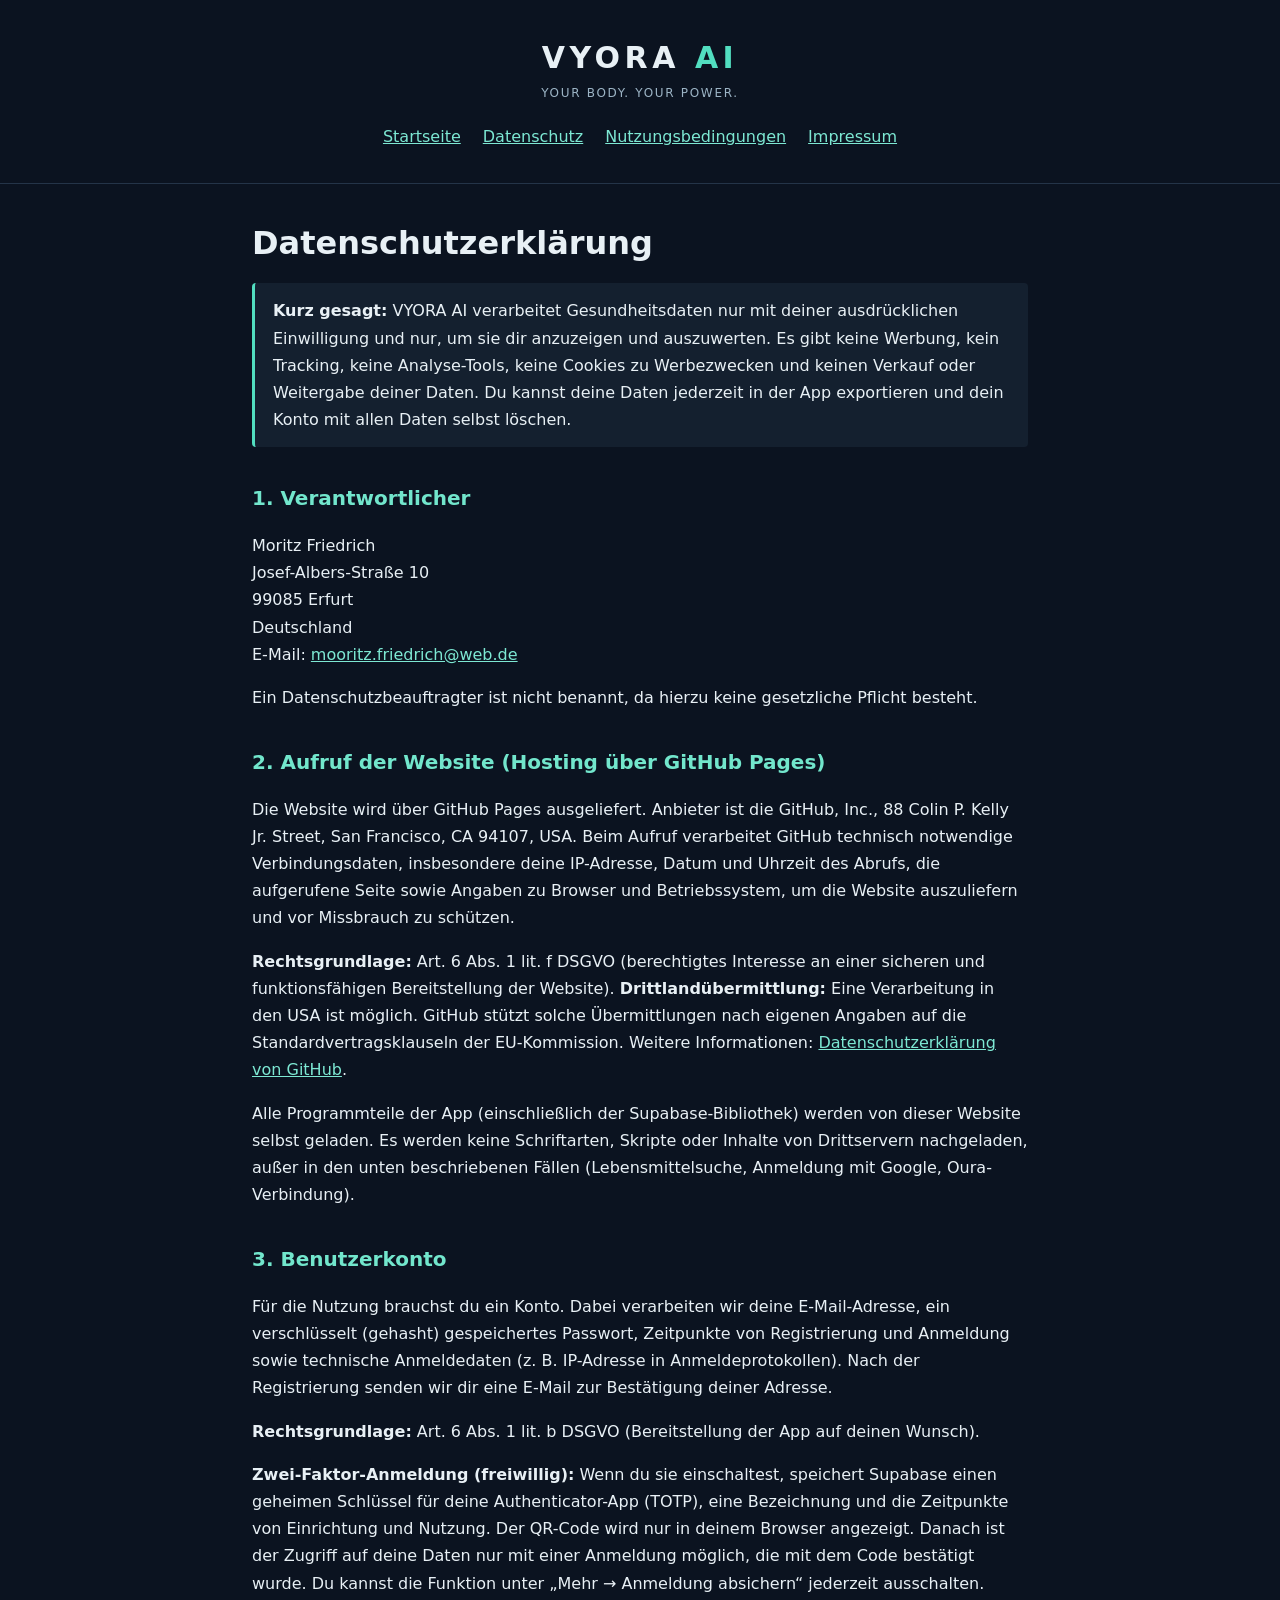
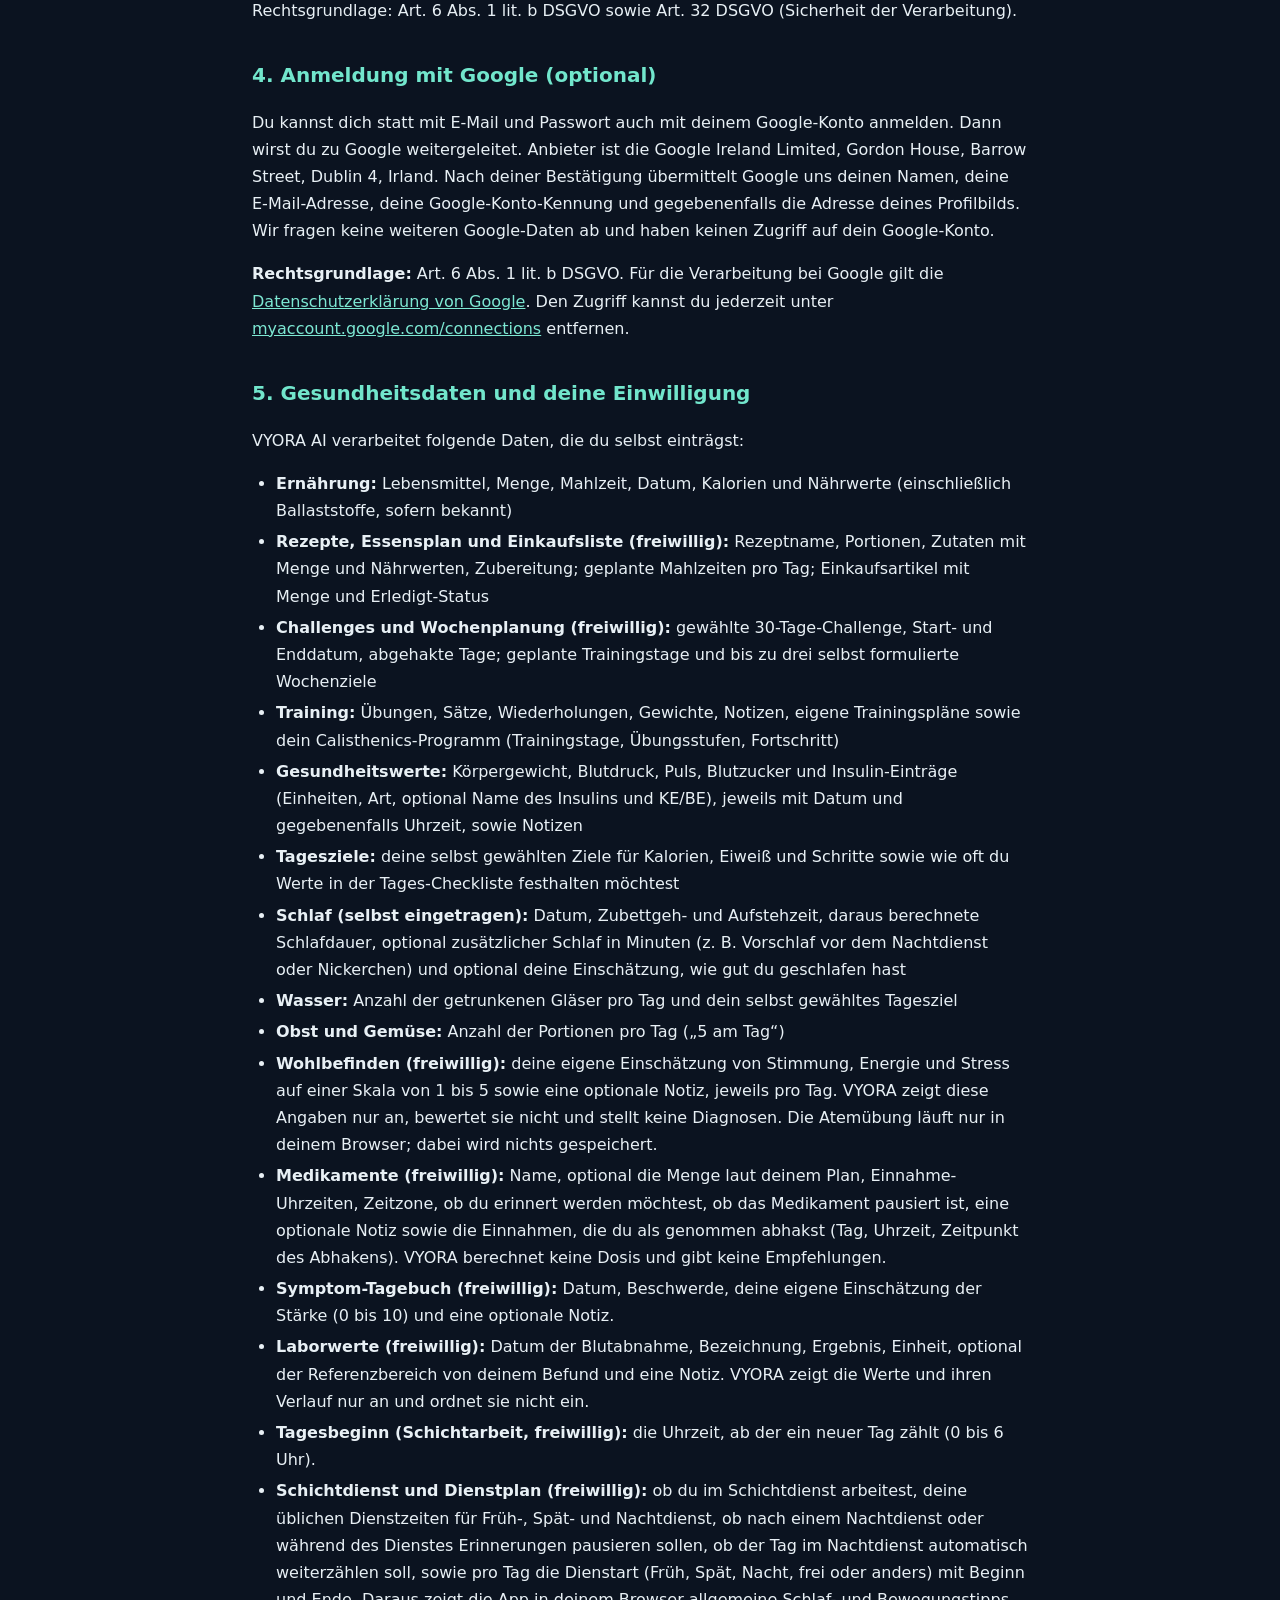
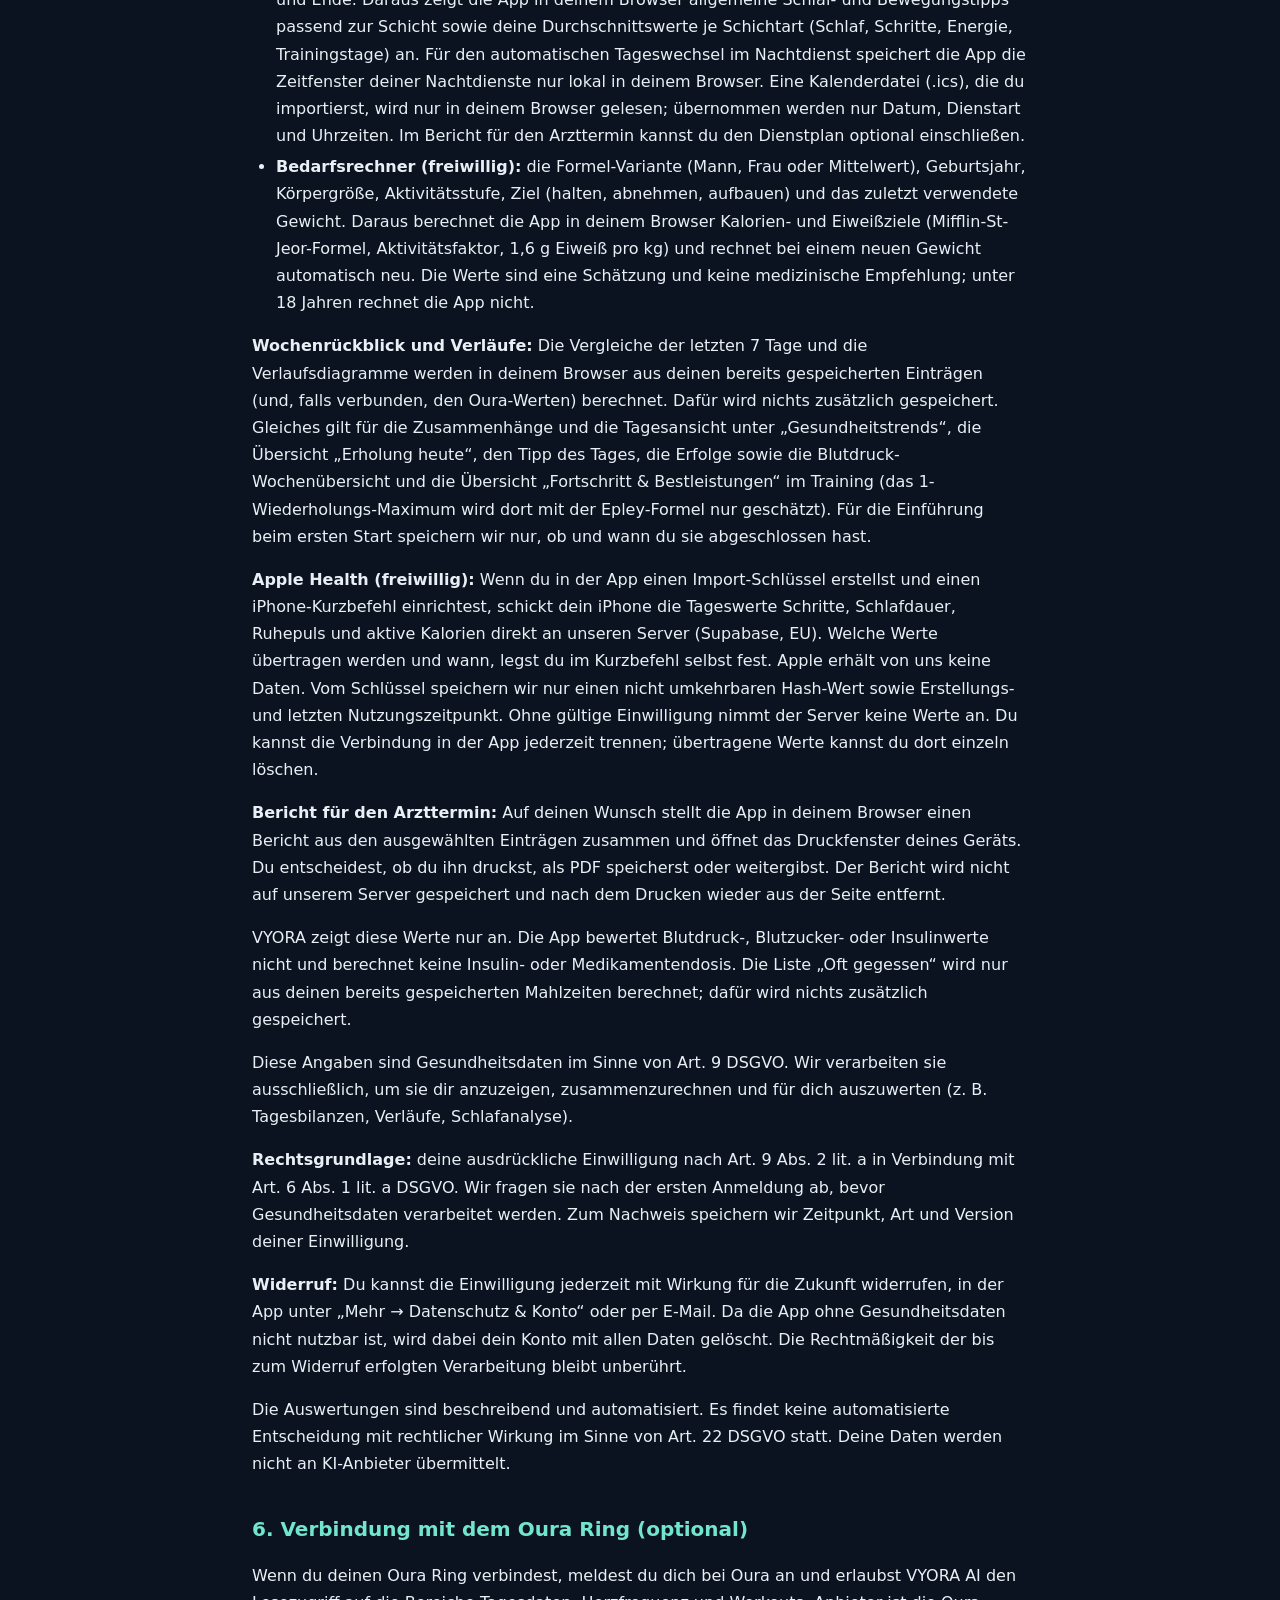
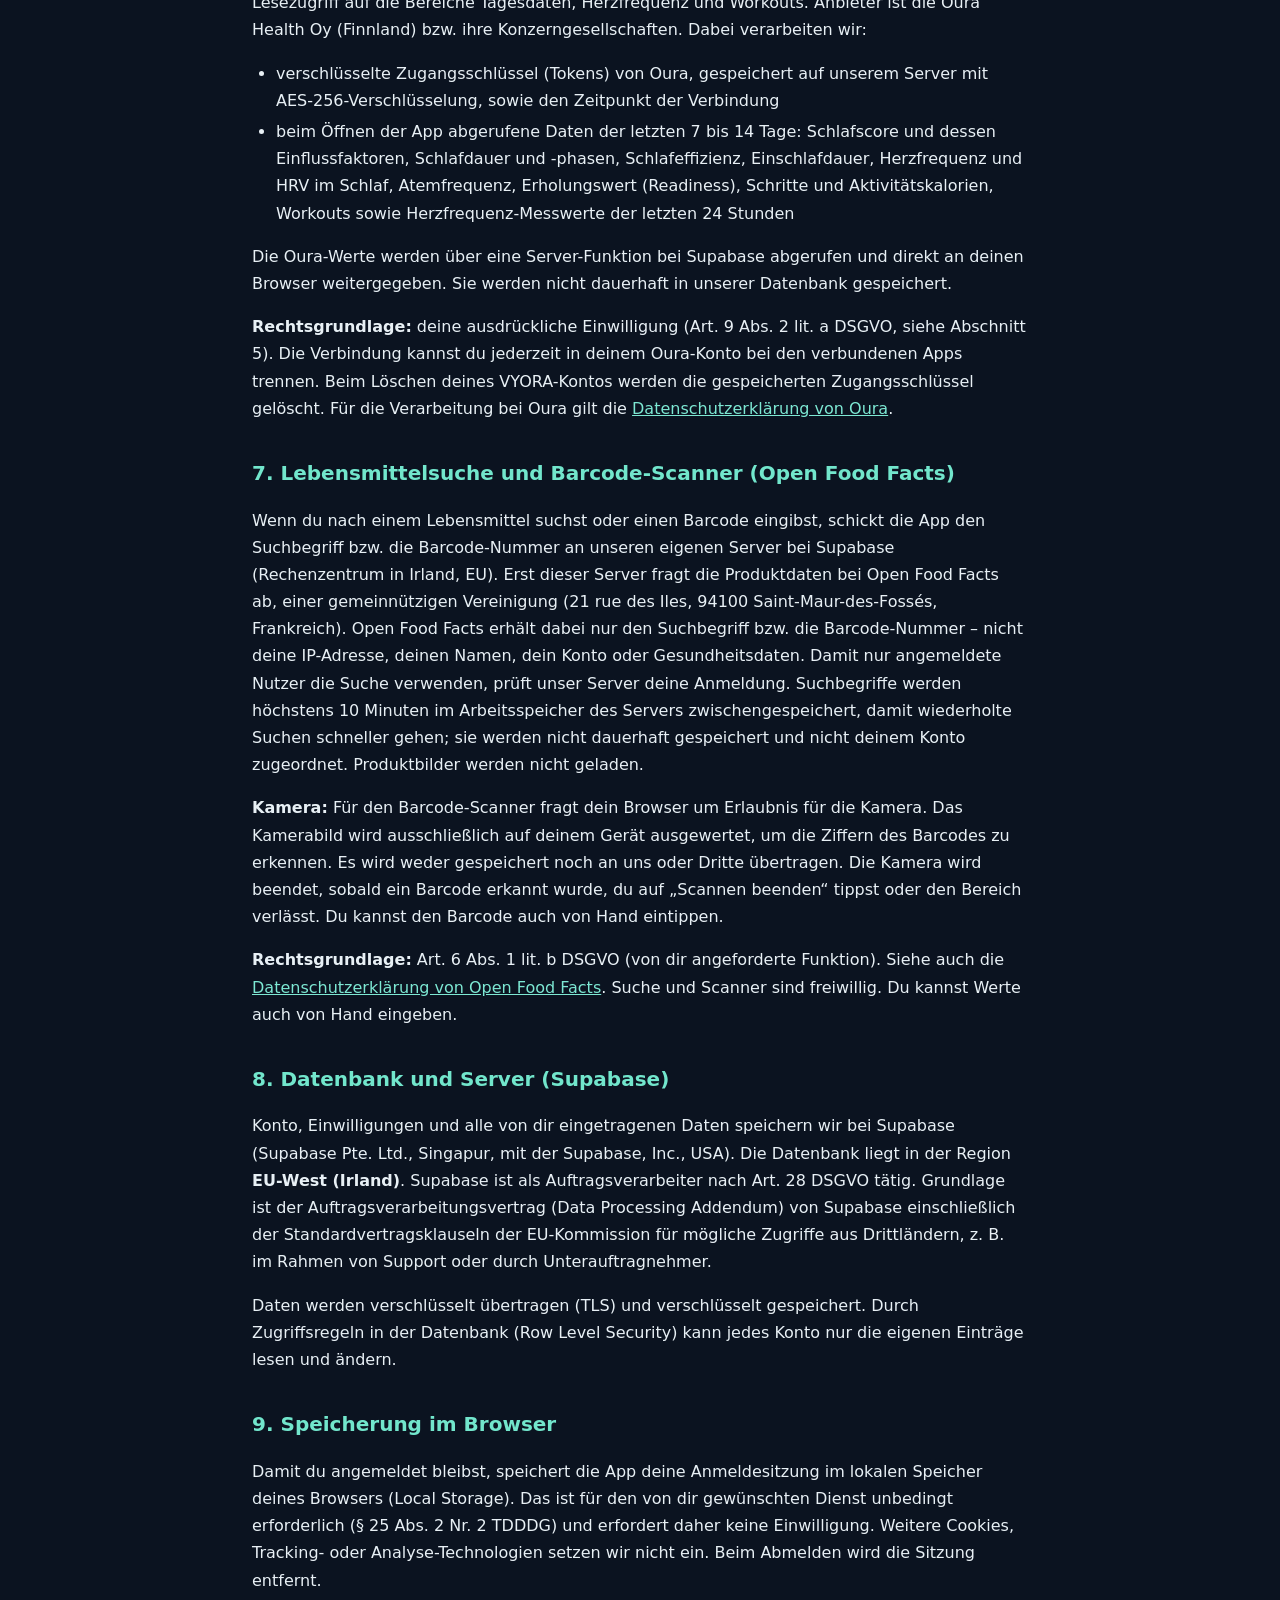
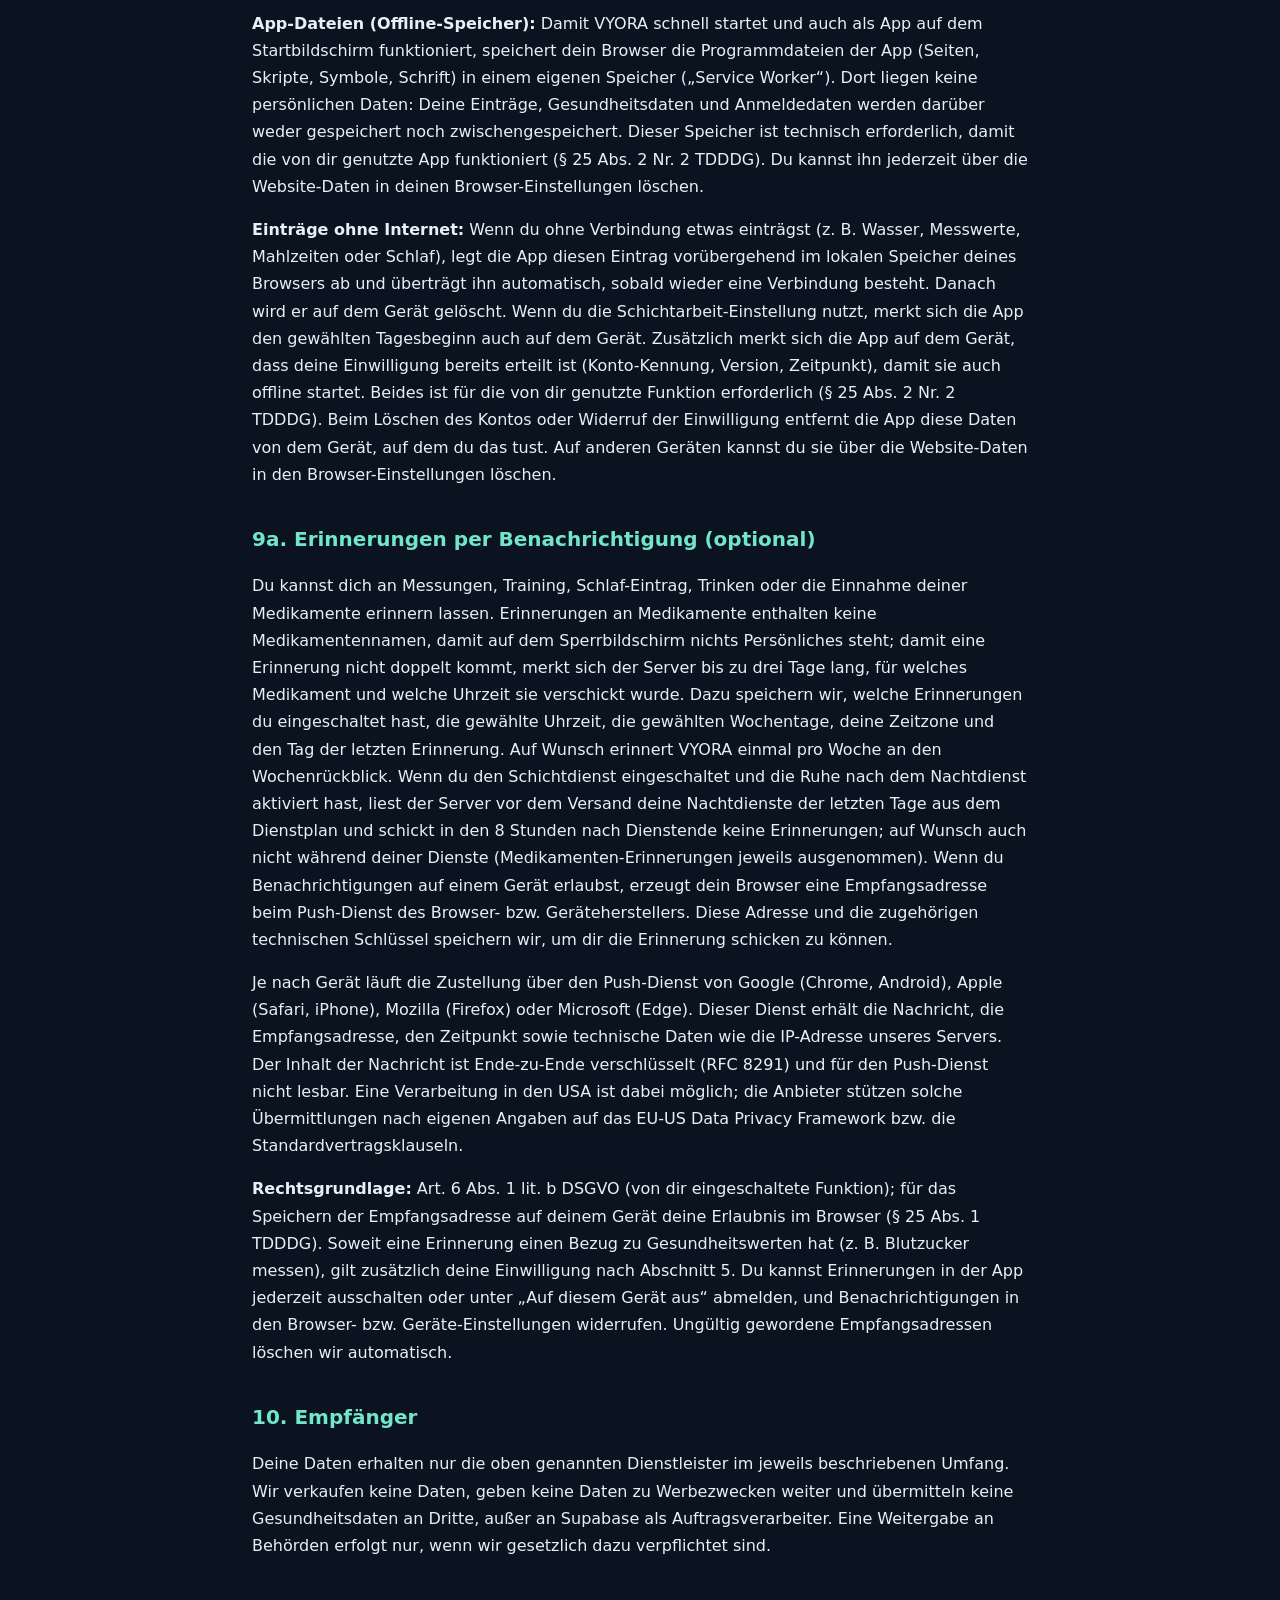
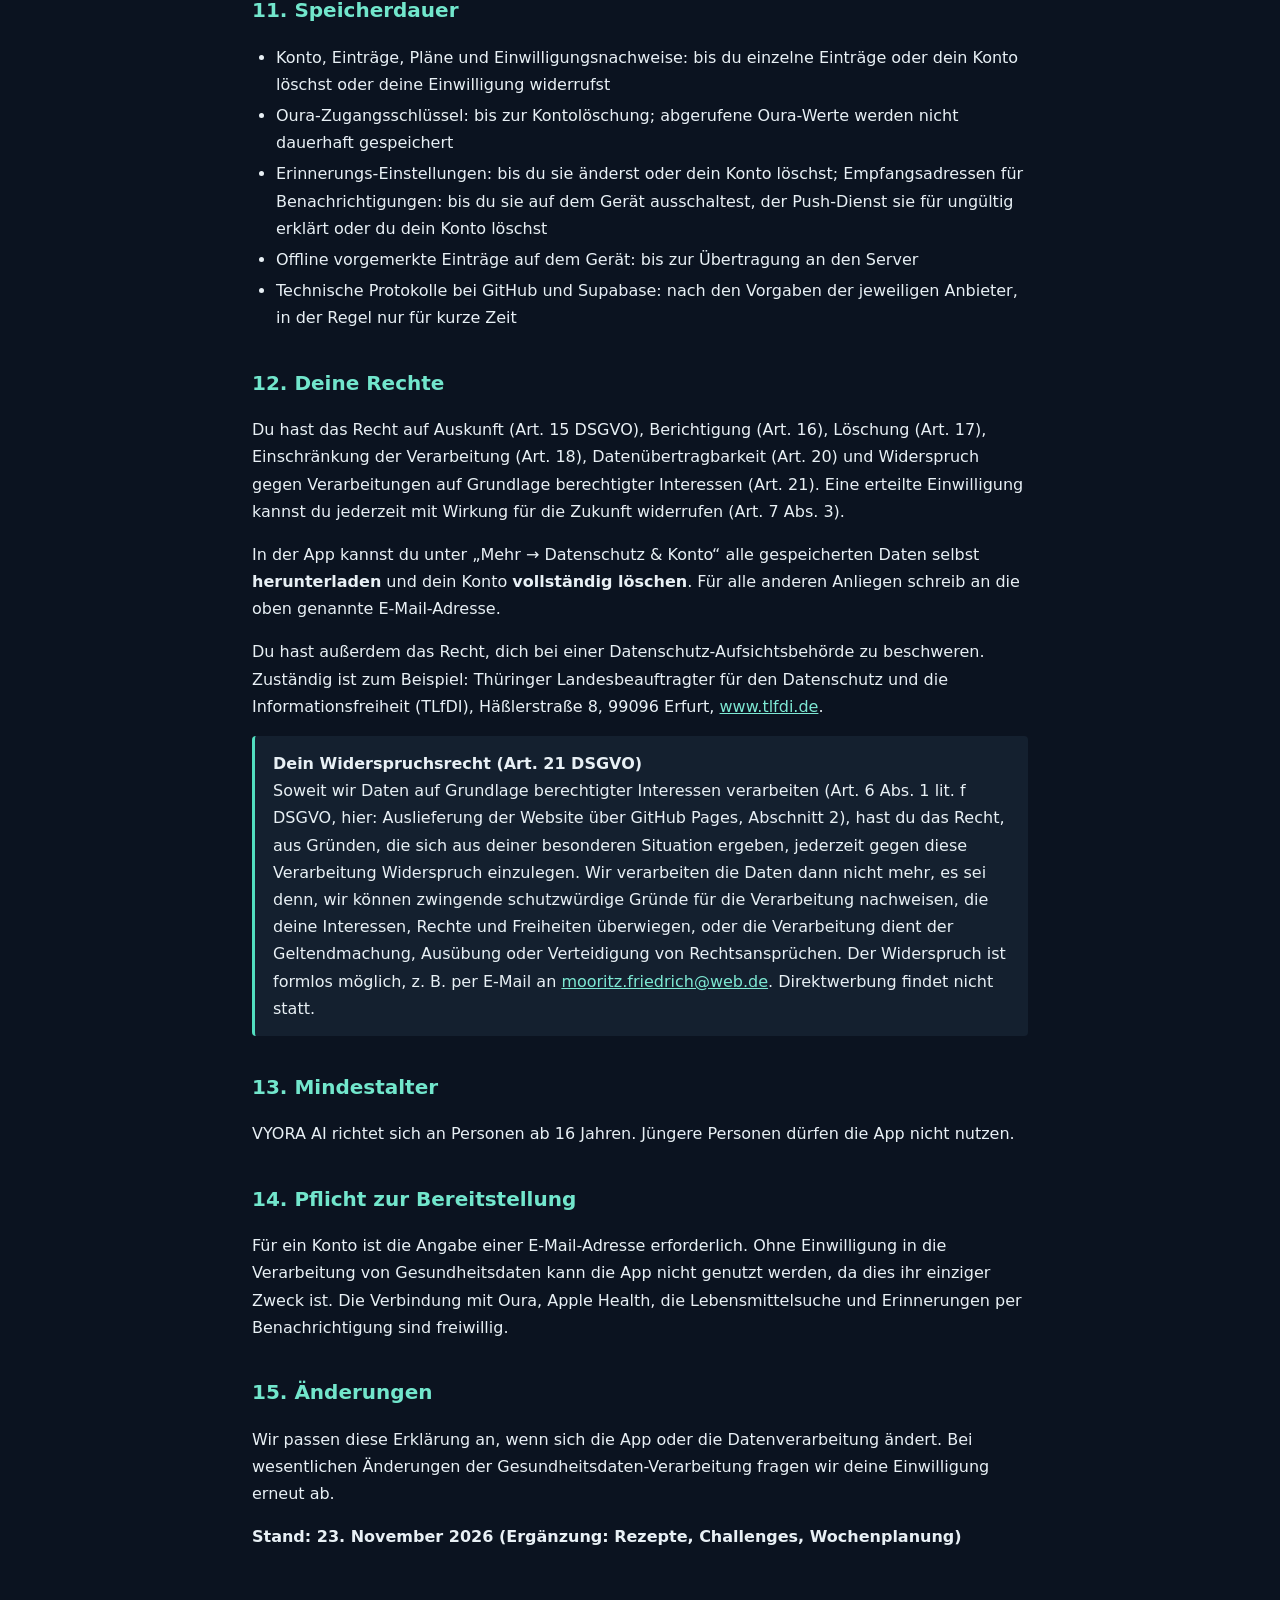
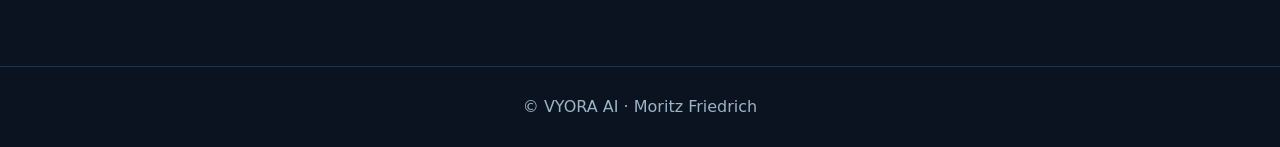
<file: datenschutz.html>
<!doctype html><html lang="de"><head><meta charset="utf-8"><meta name="viewport" content="width=device-width,initial-scale=1"><meta name="robots" content="noindex"><title>Datenschutzerklärung | VYORA AI</title><style>*{box-sizing:border-box}body{margin:0;background:#0b1320;color:#e8f0f5;font:16px/1.7 system-ui,-apple-system,Segoe UI,sans-serif}header{padding:32px 20px;text-align:center;border-bottom:1px solid #243448}.brand{font-size:30px;letter-spacing:.15em;font-weight:800}.brand span{color:#52dec0}.tag{color:#9cb4c5;font-size:12px;letter-spacing:.14em}main{max-width:820px;margin:40px auto;padding:0 22px 60px}h1{font-size:32px;line-height:1.2}h2{font-size:20px;margin-top:34px;color:#72e6cc}h3{font-size:17px;margin-top:22px}a{color:#7de8d3}nav{display:flex;justify-content:center;gap:22px;flex-wrap:wrap;margin-top:20px}footer{border-top:1px solid #243448;text-align:center;padding:26px;color:#9cb4c5}.box{border-left:3px solid #52dec0;background:#14202f;padding:14px 18px;border-radius:4px}ul{padding-left:24px}li{margin:4px 0}table{width:100%;border-collapse:collapse;font-size:14px;margin:12px 0}th,td{border:1px solid #243448;padding:8px 10px;text-align:left;vertical-align:top}th{background:#14202f}</style></head><body><header><div class="brand">VYORA <span>AI</span></div><div class="tag">YOUR BODY. YOUR POWER.</div><nav><a href="index.html">Startseite</a><a href="datenschutz.html">Datenschutz</a><a href="nutzungsbedingungen.html">Nutzungsbedingungen</a><a href="impressum.html">Impressum</a></nav></header><main><h1>Datenschutzerklärung</h1>

<div class="box"><strong>Kurz gesagt:</strong> VYORA AI verarbeitet Gesundheitsdaten nur mit deiner ausdrücklichen Einwilligung und nur, um sie dir anzuzeigen und auszuwerten. Es gibt keine Werbung, kein Tracking, keine Analyse-Tools, keine Cookies zu Werbezwecken und keinen Verkauf oder Weitergabe deiner Daten. Du kannst deine Daten jederzeit in der App exportieren und dein Konto mit allen Daten selbst löschen.</div>

<h2>1. Verantwortlicher</h2>
<p>Moritz Friedrich<br>Josef-Albers-Straße 10<br>99085 Erfurt<br>Deutschland<br>E-Mail: <a href="mailto:mooritz.friedrich@web.de">mooritz.friedrich@web.de</a></p>
<p>Ein Datenschutzbeauftragter ist nicht benannt, da hierzu keine gesetzliche Pflicht besteht.</p>

<h2>2. Aufruf der Website (Hosting über GitHub Pages)</h2>
<p>Die Website wird über GitHub Pages ausgeliefert. Anbieter ist die GitHub, Inc., 88 Colin P. Kelly Jr. Street, San Francisco, CA 94107, USA. Beim Aufruf verarbeitet GitHub technisch notwendige Verbindungsdaten, insbesondere deine IP-Adresse, Datum und Uhrzeit des Abrufs, die aufgerufene Seite sowie Angaben zu Browser und Betriebssystem, um die Website auszuliefern und vor Missbrauch zu schützen.</p>
<p><strong>Rechtsgrundlage:</strong> Art. 6 Abs. 1 lit. f DSGVO (berechtigtes Interesse an einer sicheren und funktionsfähigen Bereitstellung der Website). <strong>Drittlandübermittlung:</strong> Eine Verarbeitung in den USA ist möglich. GitHub stützt solche Übermittlungen nach eigenen Angaben auf die Standardvertragsklauseln der EU-Kommission. Weitere Informationen: <a href="https://docs.github.com/de/site-policy/privacy-policies/github-general-privacy-statement" target="_blank" rel="noopener">Datenschutzerklärung von GitHub</a>.</p>
<p>Alle Programmteile der App (einschließlich der Supabase-Bibliothek) werden von dieser Website selbst geladen. Es werden keine Schriftarten, Skripte oder Inhalte von Drittservern nachgeladen, außer in den unten beschriebenen Fällen (Lebensmittelsuche, Anmeldung mit Google, Oura-Verbindung).</p>

<h2>3. Benutzerkonto</h2>
<p>Für die Nutzung brauchst du ein Konto. Dabei verarbeiten wir deine E-Mail-Adresse, ein verschlüsselt (gehasht) gespeichertes Passwort, Zeitpunkte von Registrierung und Anmeldung sowie technische Anmeldedaten (z. B. IP-Adresse in Anmeldeprotokollen). Nach der Registrierung senden wir dir eine E-Mail zur Bestätigung deiner Adresse.</p>
<p><strong>Rechtsgrundlage:</strong> Art. 6 Abs. 1 lit. b DSGVO (Bereitstellung der App auf deinen Wunsch).</p>

<p><strong>Zwei-Faktor-Anmeldung (freiwillig):</strong> Wenn du sie einschaltest, speichert Supabase einen geheimen Schlüssel für deine Authenticator-App (TOTP), eine Bezeichnung und die Zeitpunkte von Einrichtung und Nutzung. Der QR-Code wird nur in deinem Browser angezeigt. Danach ist der Zugriff auf deine Daten nur mit einer Anmeldung möglich, die mit dem Code bestätigt wurde. Du kannst die Funktion unter „Mehr → Anmeldung absichern“ jederzeit ausschalten. Rechtsgrundlage: Art. 6 Abs. 1 lit. b DSGVO sowie Art. 32 DSGVO (Sicherheit der Verarbeitung).</p>

<h2>4. Anmeldung mit Google (optional)</h2>
<p>Du kannst dich statt mit E-Mail und Passwort auch mit deinem Google-Konto anmelden. Dann wirst du zu Google weitergeleitet. Anbieter ist die Google Ireland Limited, Gordon House, Barrow Street, Dublin 4, Irland. Nach deiner Bestätigung übermittelt Google uns deinen Namen, deine E-Mail-Adresse, deine Google-Konto-Kennung und gegebenenfalls die Adresse deines Profilbilds. Wir fragen keine weiteren Google-Daten ab und haben keinen Zugriff auf dein Google-Konto.</p>
<p><strong>Rechtsgrundlage:</strong> Art. 6 Abs. 1 lit. b DSGVO. Für die Verarbeitung bei Google gilt die <a href="https://policies.google.com/privacy?hl=de" target="_blank" rel="noopener">Datenschutzerklärung von Google</a>. Den Zugriff kannst du jederzeit unter <a href="https://myaccount.google.com/connections" target="_blank" rel="noopener">myaccount.google.com/connections</a> entfernen.</p>

<h2>5. Gesundheitsdaten und deine Einwilligung</h2>
<p>VYORA AI verarbeitet folgende Daten, die du selbst einträgst:</p>
<ul>
<li><strong>Ernährung:</strong> Lebensmittel, Menge, Mahlzeit, Datum, Kalorien und Nährwerte (einschließlich Ballaststoffe, sofern bekannt)</li>
<li><strong>Rezepte, Essensplan und Einkaufsliste (freiwillig):</strong> Rezeptname, Portionen, Zutaten mit Menge und Nährwerten, Zubereitung; geplante Mahlzeiten pro Tag; Einkaufsartikel mit Menge und Erledigt-Status</li>
<li><strong>Challenges und Wochenplanung (freiwillig):</strong> gewählte 30-Tage-Challenge, Start- und Enddatum, abgehakte Tage; geplante Trainingstage und bis zu drei selbst formulierte Wochenziele</li>
<li><strong>Training:</strong> Übungen, Sätze, Wiederholungen, Gewichte, Notizen, eigene Trainingspläne sowie dein Calisthenics-Programm (Trainingstage, Übungsstufen, Fortschritt)</li>
<li><strong>Gesundheitswerte:</strong> Körpergewicht, Blutdruck, Puls, Blutzucker und Insulin-Einträge (Einheiten, Art, optional Name des Insulins und KE/BE), jeweils mit Datum und gegebenenfalls Uhrzeit, sowie Notizen</li>
<li><strong>Tagesziele:</strong> deine selbst gewählten Ziele für Kalorien, Eiweiß und Schritte sowie wie oft du Werte in der Tages-Checkliste festhalten möchtest</li>
<li><strong>Schlaf (selbst eingetragen):</strong> Datum, Zubettgeh- und Aufstehzeit, daraus berechnete Schlafdauer, optional zusätzlicher Schlaf in Minuten (z. B. Vorschlaf vor dem Nachtdienst oder Nickerchen) und optional deine Einschätzung, wie gut du geschlafen hast</li>
<li><strong>Wasser:</strong> Anzahl der getrunkenen Gläser pro Tag und dein selbst gewähltes Tagesziel</li>
<li><strong>Obst und Gemüse:</strong> Anzahl der Portionen pro Tag („5 am Tag“)</li>
<li><strong>Wohlbefinden (freiwillig):</strong> deine eigene Einschätzung von Stimmung, Energie und Stress auf einer Skala von 1 bis 5 sowie eine optionale Notiz, jeweils pro Tag. VYORA zeigt diese Angaben nur an, bewertet sie nicht und stellt keine Diagnosen. Die Atemübung läuft nur in deinem Browser; dabei wird nichts gespeichert.</li>
<li><strong>Medikamente (freiwillig):</strong> Name, optional die Menge laut deinem Plan, Einnahme-Uhrzeiten, Zeitzone, ob du erinnert werden möchtest, ob das Medikament pausiert ist, eine optionale Notiz sowie die Einnahmen, die du als genommen abhakst (Tag, Uhrzeit, Zeitpunkt des Abhakens). VYORA berechnet keine Dosis und gibt keine Empfehlungen.</li>
<li><strong>Symptom-Tagebuch (freiwillig):</strong> Datum, Beschwerde, deine eigene Einschätzung der Stärke (0 bis 10) und eine optionale Notiz.</li>
<li><strong>Laborwerte (freiwillig):</strong> Datum der Blutabnahme, Bezeichnung, Ergebnis, Einheit, optional der Referenzbereich von deinem Befund und eine Notiz. VYORA zeigt die Werte und ihren Verlauf nur an und ordnet sie nicht ein.</li>
<li><strong>Tagesbeginn (Schichtarbeit, freiwillig):</strong> die Uhrzeit, ab der ein neuer Tag zählt (0 bis 6 Uhr).</li>
<li><strong>Schichtdienst und Dienstplan (freiwillig):</strong> ob du im Schichtdienst arbeitest, deine üblichen Dienstzeiten für Früh-, Spät- und Nachtdienst, ob nach einem Nachtdienst oder während des Dienstes Erinnerungen pausieren sollen, ob der Tag im Nachtdienst automatisch weiterzählen soll, sowie pro Tag die Dienstart (Früh, Spät, Nacht, frei oder anders) mit Beginn und Ende. Daraus zeigt die App in deinem Browser allgemeine Schlaf- und Bewegungstipps passend zur Schicht sowie deine Durchschnittswerte je Schichtart (Schlaf, Schritte, Energie, Trainingstage) an. Für den automatischen Tageswechsel im Nachtdienst speichert die App die Zeitfenster deiner Nachtdienste nur lokal in deinem Browser. Eine Kalenderdatei (.ics), die du importierst, wird nur in deinem Browser gelesen; übernommen werden nur Datum, Dienstart und Uhrzeiten. Im Bericht für den Arzttermin kannst du den Dienstplan optional einschließen.</li>
<li><strong>Bedarfsrechner (freiwillig):</strong> die Formel-Variante (Mann, Frau oder Mittelwert), Geburtsjahr, Körpergröße, Aktivitätsstufe, Ziel (halten, abnehmen, aufbauen) und das zuletzt verwendete Gewicht. Daraus berechnet die App in deinem Browser Kalorien- und Eiweißziele (Mifflin-St-Jeor-Formel, Aktivitätsfaktor, 1,6 g Eiweiß pro kg) und rechnet bei einem neuen Gewicht automatisch neu. Die Werte sind eine Schätzung und keine medizinische Empfehlung; unter 18 Jahren rechnet die App nicht.</li>
</ul>
<p><strong>Wochenrückblick und Verläufe:</strong> Die Vergleiche der letzten 7 Tage und die Verlaufsdiagramme werden in deinem Browser aus deinen bereits gespeicherten Einträgen (und, falls verbunden, den Oura-Werten) berechnet. Dafür wird nichts zusätzlich gespeichert. Gleiches gilt für die Zusammenhänge und die Tagesansicht unter „Gesundheitstrends“, die Übersicht „Erholung heute“, den Tipp des Tages, die Erfolge sowie die Blutdruck-Wochenübersicht und die Übersicht „Fortschritt &amp; Bestleistungen“ im Training (das 1-Wiederholungs-Maximum wird dort mit der Epley-Formel nur geschätzt). Für die Einführung beim ersten Start speichern wir nur, ob und wann du sie abgeschlossen hast.</p>
<p><strong>Apple Health (freiwillig):</strong> Wenn du in der App einen Import-Schlüssel erstellst und einen iPhone-Kurzbefehl einrichtest, schickt dein iPhone die Tageswerte Schritte, Schlafdauer, Ruhepuls und aktive Kalorien direkt an unseren Server (Supabase, EU). Welche Werte übertragen werden und wann, legst du im Kurzbefehl selbst fest. Apple erhält von uns keine Daten. Vom Schlüssel speichern wir nur einen nicht umkehrbaren Hash-Wert sowie Erstellungs- und letzten Nutzungszeitpunkt. Ohne gültige Einwilligung nimmt der Server keine Werte an. Du kannst die Verbindung in der App jederzeit trennen; übertragene Werte kannst du dort einzeln löschen.</p>
<p><strong>Bericht für den Arzttermin:</strong> Auf deinen Wunsch stellt die App in deinem Browser einen Bericht aus den ausgewählten Einträgen zusammen und öffnet das Druckfenster deines Geräts. Du entscheidest, ob du ihn druckst, als PDF speicherst oder weitergibst. Der Bericht wird nicht auf unserem Server gespeichert und nach dem Drucken wieder aus der Seite entfernt.</p>
<p>VYORA zeigt diese Werte nur an. Die App bewertet Blutdruck-, Blutzucker- oder Insulinwerte nicht und berechnet keine Insulin- oder Medikamentendosis. Die Liste „Oft gegessen“ wird nur aus deinen bereits gespeicherten Mahlzeiten berechnet; dafür wird nichts zusätzlich gespeichert.</p>
<p>Diese Angaben sind Gesundheitsdaten im Sinne von Art. 9 DSGVO. Wir verarbeiten sie ausschließlich, um sie dir anzuzeigen, zusammenzurechnen und für dich auszuwerten (z. B. Tagesbilanzen, Verläufe, Schlafanalyse).</p>
<p><strong>Rechtsgrundlage:</strong> deine ausdrückliche Einwilligung nach Art. 9 Abs. 2 lit. a in Verbindung mit Art. 6 Abs. 1 lit. a DSGVO. Wir fragen sie nach der ersten Anmeldung ab, bevor Gesundheitsdaten verarbeitet werden. Zum Nachweis speichern wir Zeitpunkt, Art und Version deiner Einwilligung.</p>
<p><strong>Widerruf:</strong> Du kannst die Einwilligung jederzeit mit Wirkung für die Zukunft widerrufen, in der App unter „Mehr → Datenschutz &amp; Konto“ oder per E-Mail. Da die App ohne Gesundheitsdaten nicht nutzbar ist, wird dabei dein Konto mit allen Daten gelöscht. Die Rechtmäßigkeit der bis zum Widerruf erfolgten Verarbeitung bleibt unberührt.</p>
<p>Die Auswertungen sind beschreibend und automatisiert. Es findet keine automatisierte Entscheidung mit rechtlicher Wirkung im Sinne von Art. 22 DSGVO statt. Deine Daten werden nicht an KI-Anbieter übermittelt.</p>

<h2>6. Verbindung mit dem Oura Ring (optional)</h2>
<p>Wenn du deinen Oura Ring verbindest, meldest du dich bei Oura an und erlaubst VYORA AI den Lesezugriff auf die Bereiche Tagesdaten, Herzfrequenz und Workouts. Anbieter ist die Oura Health Oy (Finnland) bzw. ihre Konzerngesellschaften. Dabei verarbeiten wir:</p>
<ul>
<li>verschlüsselte Zugangsschlüssel (Tokens) von Oura, gespeichert auf unserem Server mit AES-256-Verschlüsselung, sowie den Zeitpunkt der Verbindung</li>
<li>beim Öffnen der App abgerufene Daten der letzten 7 bis 14 Tage: Schlafscore und dessen Einflussfaktoren, Schlafdauer und -phasen, Schlafeffizienz, Einschlafdauer, Herzfrequenz und HRV im Schlaf, Atemfrequenz, Erholungswert (Readiness), Schritte und Aktivitätskalorien, Workouts sowie Herzfrequenz-Messwerte der letzten 24 Stunden</li>
</ul>
<p>Die Oura-Werte werden über eine Server-Funktion bei Supabase abgerufen und direkt an deinen Browser weitergegeben. Sie werden nicht dauerhaft in unserer Datenbank gespeichert.</p>
<p><strong>Rechtsgrundlage:</strong> deine ausdrückliche Einwilligung (Art. 9 Abs. 2 lit. a DSGVO, siehe Abschnitt 5). Die Verbindung kannst du jederzeit in deinem Oura-Konto bei den verbundenen Apps trennen. Beim Löschen deines VYORA-Kontos werden die gespeicherten Zugangsschlüssel gelöscht. Für die Verarbeitung bei Oura gilt die <a href="https://ouraring.com/de/privacy-policy" target="_blank" rel="noopener">Datenschutzerklärung von Oura</a>.</p>

<h2>7. Lebensmittelsuche und Barcode-Scanner (Open Food Facts)</h2>
<p>Wenn du nach einem Lebensmittel suchst oder einen Barcode eingibst, schickt die App den Suchbegriff bzw. die Barcode-Nummer an unseren eigenen Server bei Supabase (Rechenzentrum in Irland, EU). Erst dieser Server fragt die Produktdaten bei Open Food Facts ab, einer gemeinnützigen Vereinigung (21 rue des Iles, 94100 Saint-Maur-des-Fossés, Frankreich). Open Food Facts erhält dabei nur den Suchbegriff bzw. die Barcode-Nummer – nicht deine IP-Adresse, deinen Namen, dein Konto oder Gesundheitsdaten. Damit nur angemeldete Nutzer die Suche verwenden, prüft unser Server deine Anmeldung. Suchbegriffe werden höchstens 10 Minuten im Arbeitsspeicher des Servers zwischengespeichert, damit wiederholte Suchen schneller gehen; sie werden nicht dauerhaft gespeichert und nicht deinem Konto zugeordnet. Produktbilder werden nicht geladen.</p>
<p><strong>Kamera:</strong> Für den Barcode-Scanner fragt dein Browser um Erlaubnis für die Kamera. Das Kamerabild wird ausschließlich auf deinem Gerät ausgewertet, um die Ziffern des Barcodes zu erkennen. Es wird weder gespeichert noch an uns oder Dritte übertragen. Die Kamera wird beendet, sobald ein Barcode erkannt wurde, du auf „Scannen beenden“ tippst oder den Bereich verlässt. Du kannst den Barcode auch von Hand eintippen.</p>
<p><strong>Rechtsgrundlage:</strong> Art. 6 Abs. 1 lit. b DSGVO (von dir angeforderte Funktion). Siehe auch die <a href="https://world.openfoodfacts.org/privacy" target="_blank" rel="noopener">Datenschutzerklärung von Open Food Facts</a>. Suche und Scanner sind freiwillig. Du kannst Werte auch von Hand eingeben.</p>

<h2>8. Datenbank und Server (Supabase)</h2>
<p>Konto, Einwilligungen und alle von dir eingetragenen Daten speichern wir bei Supabase (Supabase Pte. Ltd., Singapur, mit der Supabase, Inc., USA). Die Datenbank liegt in der Region <strong>EU-West (Irland)</strong>. Supabase ist als Auftragsverarbeiter nach Art. 28 DSGVO tätig. Grundlage ist der Auftragsverarbeitungsvertrag (Data Processing Addendum) von Supabase einschließlich der Standardvertragsklauseln der EU-Kommission für mögliche Zugriffe aus Drittländern, z. B. im Rahmen von Support oder durch Unterauftragnehmer.</p>
<p>Daten werden verschlüsselt übertragen (TLS) und verschlüsselt gespeichert. Durch Zugriffsregeln in der Datenbank (Row Level Security) kann jedes Konto nur die eigenen Einträge lesen und ändern.</p>

<h2>9. Speicherung im Browser</h2>
<p>Damit du angemeldet bleibst, speichert die App deine Anmeldesitzung im lokalen Speicher deines Browsers (Local Storage). Das ist für den von dir gewünschten Dienst unbedingt erforderlich (§ 25 Abs. 2 Nr. 2 TDDDG) und erfordert daher keine Einwilligung. Weitere Cookies, Tracking- oder Analyse-Technologien setzen wir nicht ein. Beim Abmelden wird die Sitzung entfernt.</p>
<p><strong>App-Dateien (Offline-Speicher):</strong> Damit VYORA schnell startet und auch als App auf dem Startbildschirm funktioniert, speichert dein Browser die Programmdateien der App (Seiten, Skripte, Symbole, Schrift) in einem eigenen Speicher („Service Worker“). Dort liegen keine persönlichen Daten: Deine Einträge, Gesundheitsdaten und Anmeldedaten werden darüber weder gespeichert noch zwischengespeichert. Dieser Speicher ist technisch erforderlich, damit die von dir genutzte App funktioniert (§ 25 Abs. 2 Nr. 2 TDDDG). Du kannst ihn jederzeit über die Website-Daten in deinen Browser-Einstellungen löschen.</p>
<p><strong>Einträge ohne Internet:</strong> Wenn du ohne Verbindung etwas einträgst (z. B. Wasser, Messwerte, Mahlzeiten oder Schlaf), legt die App diesen Eintrag vorübergehend im lokalen Speicher deines Browsers ab und überträgt ihn automatisch, sobald wieder eine Verbindung besteht. Danach wird er auf dem Gerät gelöscht. Wenn du die Schichtarbeit-Einstellung nutzt, merkt sich die App den gewählten Tagesbeginn auch auf dem Gerät. Zusätzlich merkt sich die App auf dem Gerät, dass deine Einwilligung bereits erteilt ist (Konto-Kennung, Version, Zeitpunkt), damit sie auch offline startet. Beides ist für die von dir genutzte Funktion erforderlich (§ 25 Abs. 2 Nr. 2 TDDDG). Beim Löschen des Kontos oder Widerruf der Einwilligung entfernt die App diese Daten von dem Gerät, auf dem du das tust. Auf anderen Geräten kannst du sie über die Website-Daten in den Browser-Einstellungen löschen.</p>

<h2>9a. Erinnerungen per Benachrichtigung (optional)</h2>
<p>Du kannst dich an Messungen, Training, Schlaf-Eintrag, Trinken oder die Einnahme deiner Medikamente erinnern lassen. Erinnerungen an Medikamente enthalten keine Medikamentennamen, damit auf dem Sperrbildschirm nichts Persönliches steht; damit eine Erinnerung nicht doppelt kommt, merkt sich der Server bis zu drei Tage lang, für welches Medikament und welche Uhrzeit sie verschickt wurde. Dazu speichern wir, welche Erinnerungen du eingeschaltet hast, die gewählte Uhrzeit, die gewählten Wochentage, deine Zeitzone und den Tag der letzten Erinnerung. Auf Wunsch erinnert VYORA einmal pro Woche an den Wochenrückblick. Wenn du den Schichtdienst eingeschaltet und die Ruhe nach dem Nachtdienst aktiviert hast, liest der Server vor dem Versand deine Nachtdienste der letzten Tage aus dem Dienstplan und schickt in den 8 Stunden nach Dienstende keine Erinnerungen; auf Wunsch auch nicht während deiner Dienste (Medikamenten-Erinnerungen jeweils ausgenommen). Wenn du Benachrichtigungen auf einem Gerät erlaubst, erzeugt dein Browser eine Empfangsadresse beim Push-Dienst des Browser- bzw. Geräteherstellers. Diese Adresse und die zugehörigen technischen Schlüssel speichern wir, um dir die Erinnerung schicken zu können.</p>
<p>Je nach Gerät läuft die Zustellung über den Push-Dienst von Google (Chrome, Android), Apple (Safari, iPhone), Mozilla (Firefox) oder Microsoft (Edge). Dieser Dienst erhält die Nachricht, die Empfangsadresse, den Zeitpunkt sowie technische Daten wie die IP-Adresse unseres Servers. Der Inhalt der Nachricht ist Ende-zu-Ende verschlüsselt (RFC 8291) und für den Push-Dienst nicht lesbar. Eine Verarbeitung in den USA ist dabei möglich; die Anbieter stützen solche Übermittlungen nach eigenen Angaben auf das EU-US Data Privacy Framework bzw. die Standardvertragsklauseln.</p>
<p><strong>Rechtsgrundlage:</strong> Art. 6 Abs. 1 lit. b DSGVO (von dir eingeschaltete Funktion); für das Speichern der Empfangsadresse auf deinem Gerät deine Erlaubnis im Browser (§ 25 Abs. 1 TDDDG). Soweit eine Erinnerung einen Bezug zu Gesundheitswerten hat (z. B. Blutzucker messen), gilt zusätzlich deine Einwilligung nach Abschnitt 5. Du kannst Erinnerungen in der App jederzeit ausschalten oder unter „Auf diesem Gerät aus“ abmelden, und Benachrichtigungen in den Browser- bzw. Geräte-Einstellungen widerrufen. Ungültig gewordene Empfangsadressen löschen wir automatisch.</p>

<h2>10. Empfänger</h2>
<p>Deine Daten erhalten nur die oben genannten Dienstleister im jeweils beschriebenen Umfang. Wir verkaufen keine Daten, geben keine Daten zu Werbezwecken weiter und übermitteln keine Gesundheitsdaten an Dritte, außer an Supabase als Auftragsverarbeiter. Eine Weitergabe an Behörden erfolgt nur, wenn wir gesetzlich dazu verpflichtet sind.</p>

<h2>11. Speicherdauer</h2>
<ul>
<li>Konto, Einträge, Pläne und Einwilligungsnachweise: bis du einzelne Einträge oder dein Konto löschst oder deine Einwilligung widerrufst</li>
<li>Oura-Zugangsschlüssel: bis zur Kontolöschung; abgerufene Oura-Werte werden nicht dauerhaft gespeichert</li>
<li>Erinnerungs-Einstellungen: bis du sie änderst oder dein Konto löschst; Empfangsadressen für Benachrichtigungen: bis du sie auf dem Gerät ausschaltest, der Push-Dienst sie für ungültig erklärt oder du dein Konto löschst</li>
<li>Offline vorgemerkte Einträge auf dem Gerät: bis zur Übertragung an den Server</li>
<li>Technische Protokolle bei GitHub und Supabase: nach den Vorgaben der jeweiligen Anbieter, in der Regel nur für kurze Zeit</li>
</ul>

<h2>12. Deine Rechte</h2>
<p>Du hast das Recht auf Auskunft (Art. 15 DSGVO), Berichtigung (Art. 16), Löschung (Art. 17), Einschränkung der Verarbeitung (Art. 18), Datenübertragbarkeit (Art. 20) und Widerspruch gegen Verarbeitungen auf Grundlage berechtigter Interessen (Art. 21). Eine erteilte Einwilligung kannst du jederzeit mit Wirkung für die Zukunft widerrufen (Art. 7 Abs. 3).</p>
<p>In der App kannst du unter „Mehr → Datenschutz &amp; Konto“ alle gespeicherten Daten selbst <strong>herunterladen</strong> und dein Konto <strong>vollständig löschen</strong>. Für alle anderen Anliegen schreib an die oben genannte E-Mail-Adresse.</p>
<p>Du hast außerdem das Recht, dich bei einer Datenschutz-Aufsichtsbehörde zu beschweren. Zuständig ist zum Beispiel: Thüringer Landesbeauftragter für den Datenschutz und die Informationsfreiheit (TLfDI), Häßlerstraße 8, 99096 Erfurt, <a href="https://www.tlfdi.de" target="_blank" rel="noopener">www.tlfdi.de</a>.</p>

<div class="box"><strong>Dein Widerspruchsrecht (Art. 21 DSGVO)</strong><br>Soweit wir Daten auf Grundlage berechtigter Interessen verarbeiten (Art. 6 Abs. 1 lit. f DSGVO, hier: Auslieferung der Website über GitHub Pages, Abschnitt 2), hast du das Recht, aus Gründen, die sich aus deiner besonderen Situation ergeben, jederzeit gegen diese Verarbeitung Widerspruch einzulegen. Wir verarbeiten die Daten dann nicht mehr, es sei denn, wir können zwingende schutzwürdige Gründe für die Verarbeitung nachweisen, die deine Interessen, Rechte und Freiheiten überwiegen, oder die Verarbeitung dient der Geltendmachung, Ausübung oder Verteidigung von Rechtsansprüchen. Der Widerspruch ist formlos möglich, z. B. per E-Mail an <a href="mailto:mooritz.friedrich@web.de">mooritz.friedrich@web.de</a>. Direktwerbung findet nicht statt.</div>

<h2>13. Mindestalter</h2>
<p>VYORA AI richtet sich an Personen ab 16 Jahren. Jüngere Personen dürfen die App nicht nutzen.</p>

<h2>14. Pflicht zur Bereitstellung</h2>
<p>Für ein Konto ist die Angabe einer E-Mail-Adresse erforderlich. Ohne Einwilligung in die Verarbeitung von Gesundheitsdaten kann die App nicht genutzt werden, da dies ihr einziger Zweck ist. Die Verbindung mit Oura, Apple Health, die Lebensmittelsuche und Erinnerungen per Benachrichtigung sind freiwillig.</p>

<h2>15. Änderungen</h2>
<p>Wir passen diese Erklärung an, wenn sich die App oder die Datenverarbeitung ändert. Bei wesentlichen Änderungen der Gesundheitsdaten-Verarbeitung fragen wir deine Einwilligung erneut ab.</p>
<p><strong>Stand: 23. November 2026 (Ergänzung: Rezepte, Challenges, Wochenplanung)</strong></p>
</main><footer>© VYORA AI · Moritz Friedrich</footer></body></html>
</file>
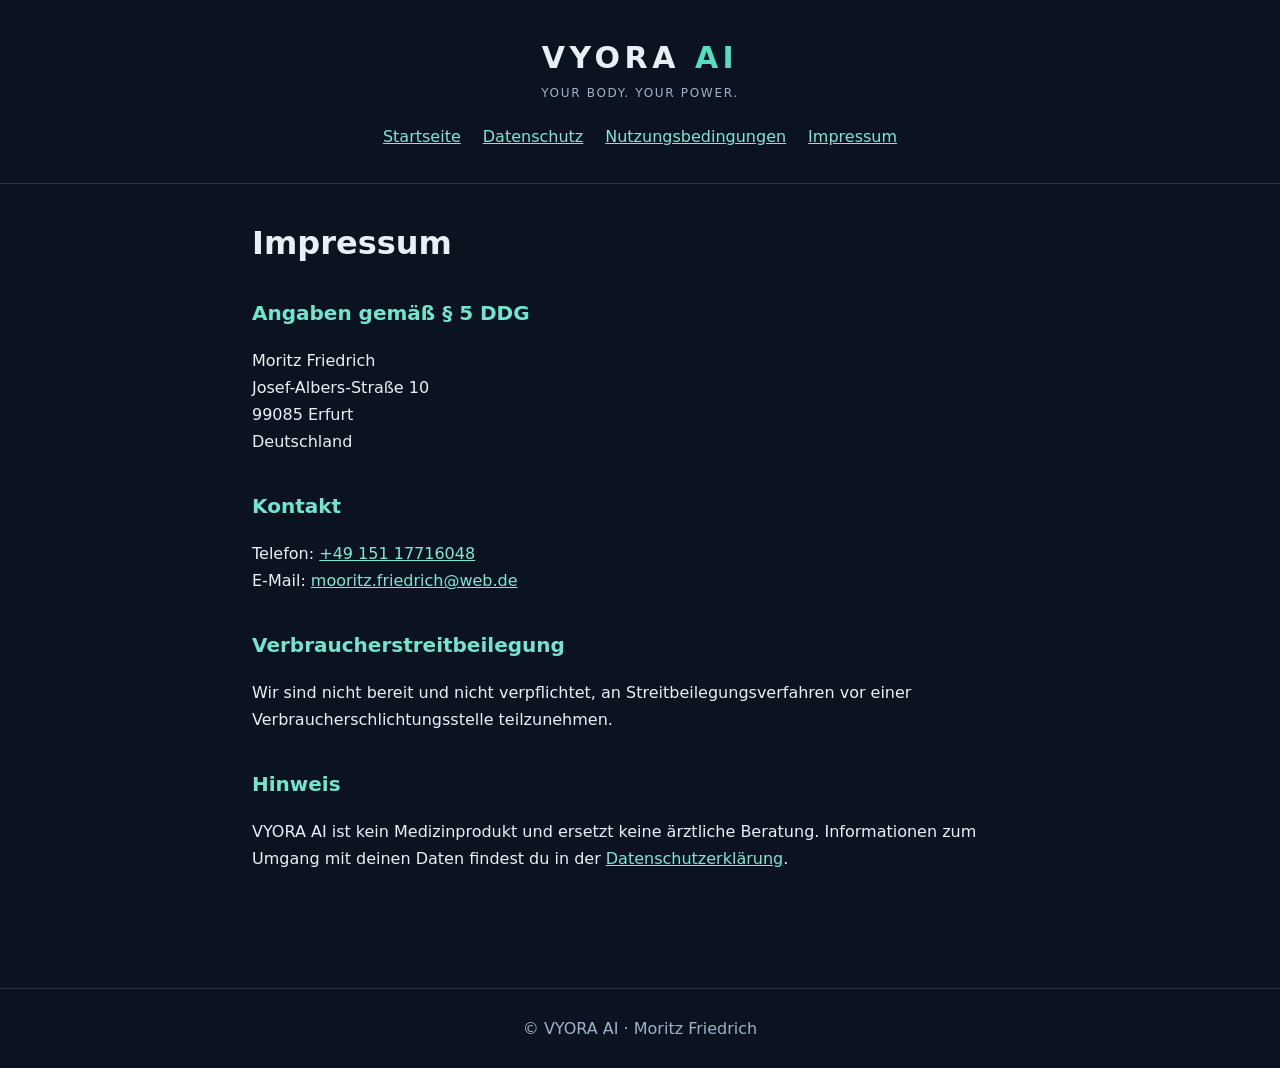
<file: impressum.html>
<!doctype html><html lang="de"><head><meta charset="utf-8"><meta name="viewport" content="width=device-width,initial-scale=1"><meta name="robots" content="noindex"><title>Impressum | VYORA AI</title><style>*{box-sizing:border-box}body{margin:0;background:#0b1320;color:#e8f0f5;font:16px/1.7 system-ui,-apple-system,Segoe UI,sans-serif}header{padding:32px 20px;text-align:center;border-bottom:1px solid #243448}.brand{font-size:30px;letter-spacing:.15em;font-weight:800}.brand span{color:#52dec0}.tag{color:#9cb4c5;font-size:12px;letter-spacing:.14em}main{max-width:820px;margin:40px auto;padding:0 22px 60px}h1{font-size:32px;line-height:1.2}h2{font-size:20px;margin-top:34px;color:#72e6cc}h3{font-size:17px;margin-top:22px}a{color:#7de8d3}nav{display:flex;justify-content:center;gap:22px;flex-wrap:wrap;margin-top:20px}footer{border-top:1px solid #243448;text-align:center;padding:26px;color:#9cb4c5}.box{border-left:3px solid #52dec0;background:#14202f;padding:14px 18px;border-radius:4px}ul{padding-left:24px}li{margin:4px 0}table{width:100%;border-collapse:collapse;font-size:14px;margin:12px 0}th,td{border:1px solid #243448;padding:8px 10px;text-align:left;vertical-align:top}th{background:#14202f}</style></head><body><header><div class="brand">VYORA <span>AI</span></div><div class="tag">YOUR BODY. YOUR POWER.</div><nav><a href="index.html">Startseite</a><a href="datenschutz.html">Datenschutz</a><a href="nutzungsbedingungen.html">Nutzungsbedingungen</a><a href="impressum.html">Impressum</a></nav></header><main><h1>Impressum</h1>

<h2>Angaben gemäß § 5 DDG</h2>
<p>Moritz Friedrich<br>Josef-Albers-Straße 10<br>99085 Erfurt<br>Deutschland</p>

<h2>Kontakt</h2>
<p>Telefon: <a href="tel:+4915117716048">+49 151 17716048</a><br>E-Mail: <a href="mailto:mooritz.friedrich@web.de">mooritz.friedrich@web.de</a></p>

<h2>Verbraucherstreitbeilegung</h2>
<p>Wir sind nicht bereit und nicht verpflichtet, an Streitbeilegungsverfahren vor einer Verbraucherschlichtungsstelle teilzunehmen.</p>

<h2>Hinweis</h2>
<p>VYORA AI ist kein Medizinprodukt und ersetzt keine ärztliche Beratung. Informationen zum Umgang mit deinen Daten findest du in der <a href="datenschutz.html">Datenschutzerklärung</a>.</p>
</main><footer>© VYORA AI · Moritz Friedrich</footer></body></html>
</file>
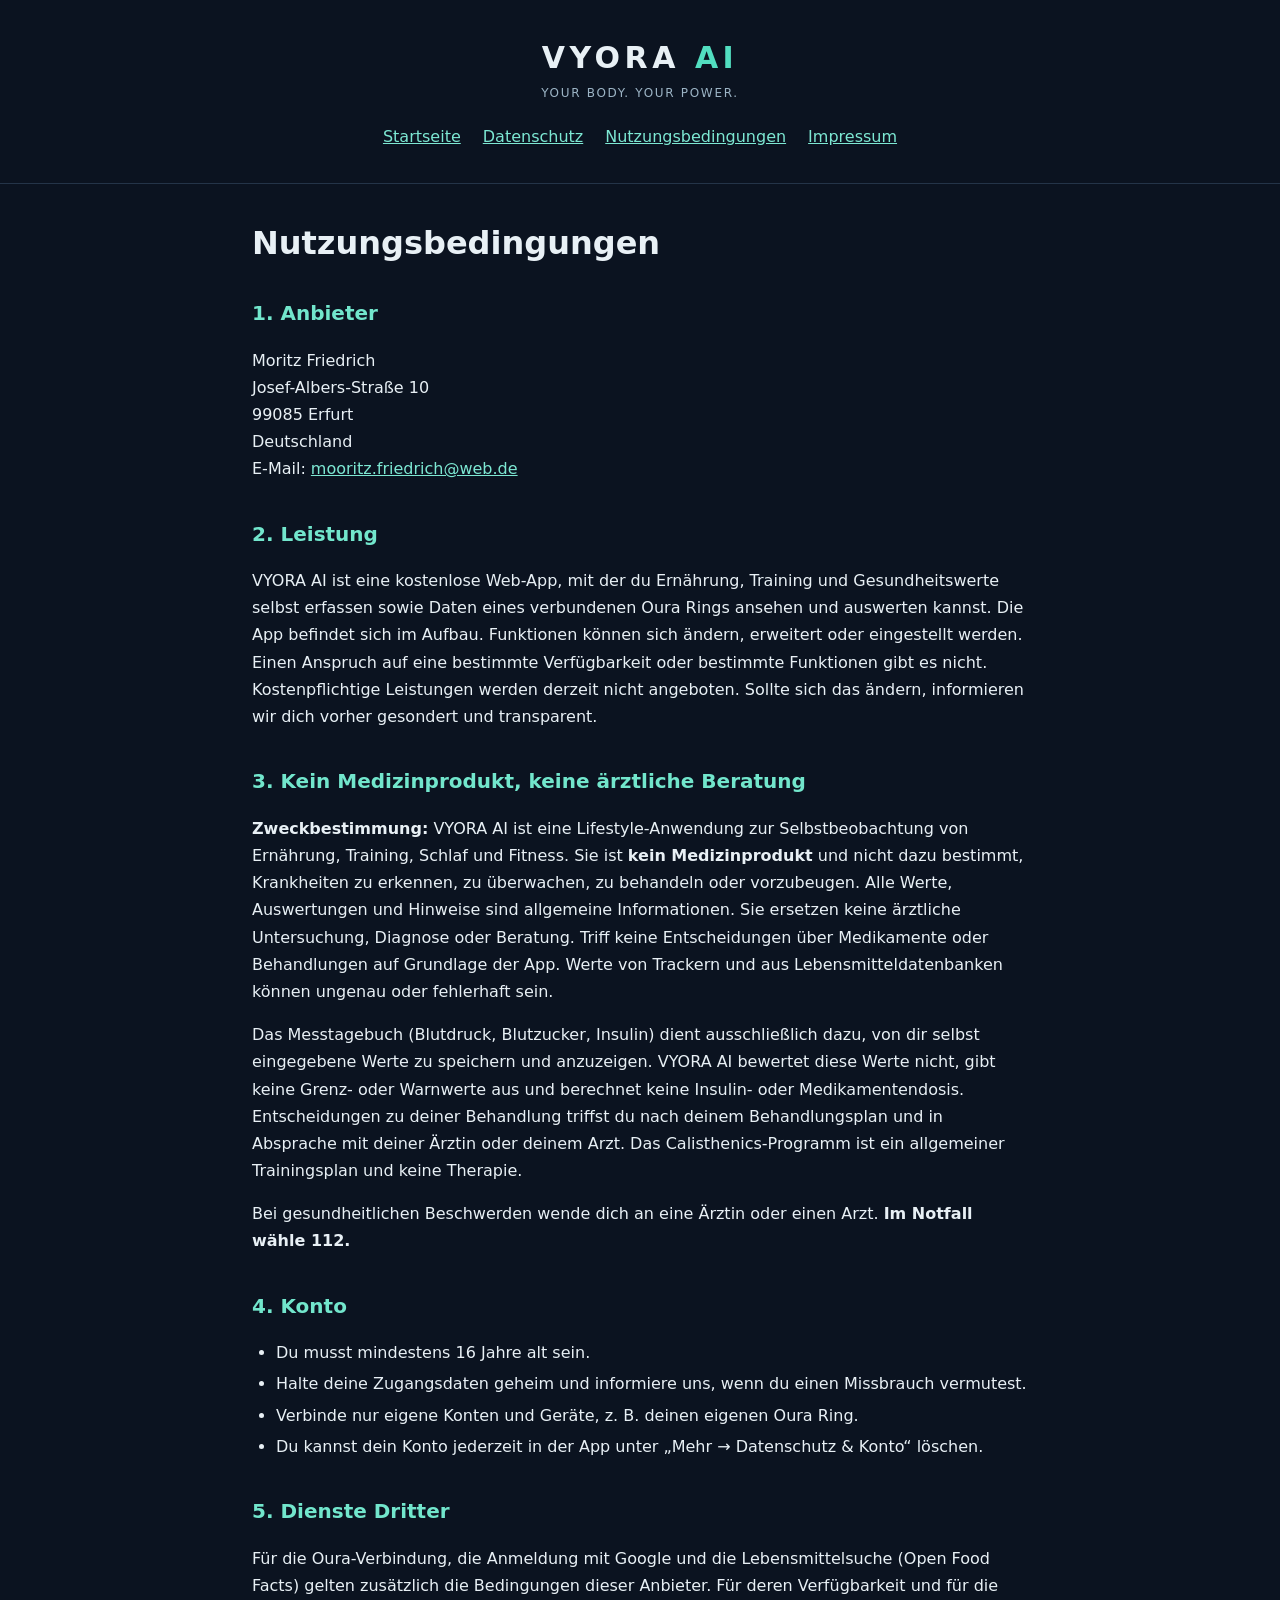
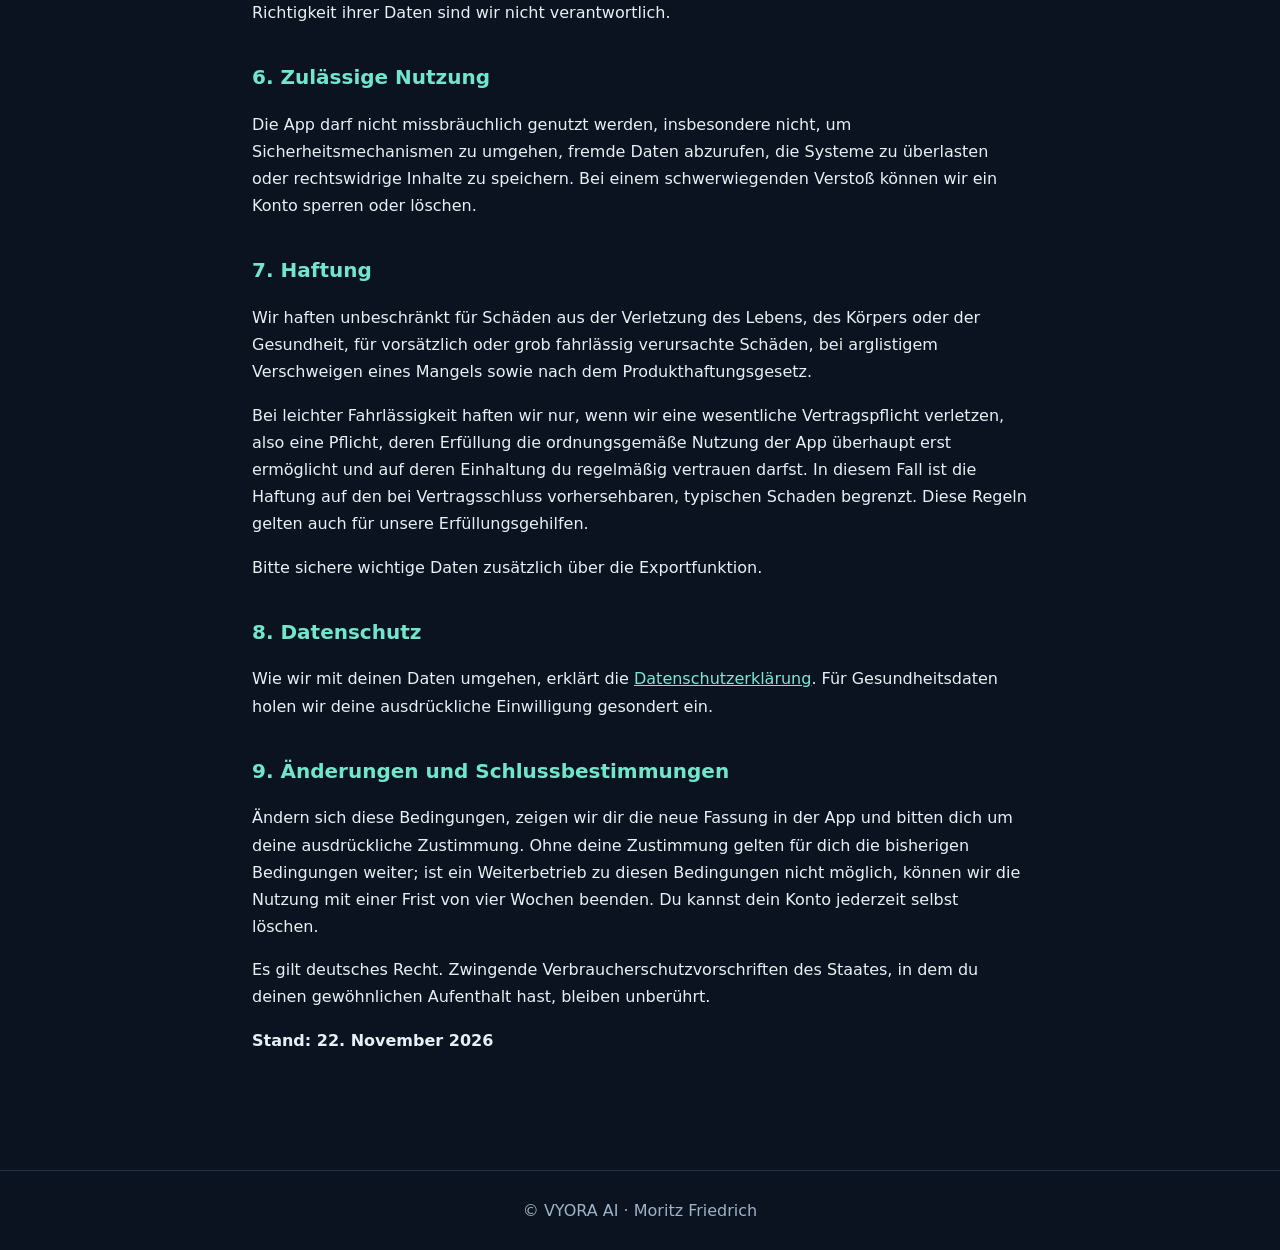
<file: nutzungsbedingungen.html>
<!doctype html><html lang="de"><head><meta charset="utf-8"><meta name="viewport" content="width=device-width,initial-scale=1"><meta name="robots" content="noindex"><title>Nutzungsbedingungen | VYORA AI</title><style>*{box-sizing:border-box}body{margin:0;background:#0b1320;color:#e8f0f5;font:16px/1.7 system-ui,-apple-system,Segoe UI,sans-serif}header{padding:32px 20px;text-align:center;border-bottom:1px solid #243448}.brand{font-size:30px;letter-spacing:.15em;font-weight:800}.brand span{color:#52dec0}.tag{color:#9cb4c5;font-size:12px;letter-spacing:.14em}main{max-width:820px;margin:40px auto;padding:0 22px 60px}h1{font-size:32px;line-height:1.2}h2{font-size:20px;margin-top:34px;color:#72e6cc}h3{font-size:17px;margin-top:22px}a{color:#7de8d3}nav{display:flex;justify-content:center;gap:22px;flex-wrap:wrap;margin-top:20px}footer{border-top:1px solid #243448;text-align:center;padding:26px;color:#9cb4c5}.box{border-left:3px solid #52dec0;background:#14202f;padding:14px 18px;border-radius:4px}ul{padding-left:24px}li{margin:4px 0}table{width:100%;border-collapse:collapse;font-size:14px;margin:12px 0}th,td{border:1px solid #243448;padding:8px 10px;text-align:left;vertical-align:top}th{background:#14202f}</style></head><body><header><div class="brand">VYORA <span>AI</span></div><div class="tag">YOUR BODY. YOUR POWER.</div><nav><a href="index.html">Startseite</a><a href="datenschutz.html">Datenschutz</a><a href="nutzungsbedingungen.html">Nutzungsbedingungen</a><a href="impressum.html">Impressum</a></nav></header><main><h1>Nutzungsbedingungen</h1>

<h2>1. Anbieter</h2>
<p>Moritz Friedrich<br>Josef-Albers-Straße 10<br>99085 Erfurt<br>Deutschland<br>E-Mail: <a href="mailto:mooritz.friedrich@web.de">mooritz.friedrich@web.de</a></p>

<h2>2. Leistung</h2>
<p>VYORA AI ist eine kostenlose Web-App, mit der du Ernährung, Training und Gesundheitswerte selbst erfassen sowie Daten eines verbundenen Oura Rings ansehen und auswerten kannst. Die App befindet sich im Aufbau. Funktionen können sich ändern, erweitert oder eingestellt werden. Einen Anspruch auf eine bestimmte Verfügbarkeit oder bestimmte Funktionen gibt es nicht. Kostenpflichtige Leistungen werden derzeit nicht angeboten. Sollte sich das ändern, informieren wir dich vorher gesondert und transparent.</p>

<h2>3. Kein Medizinprodukt, keine ärztliche Beratung</h2>
<p><strong>Zweckbestimmung:</strong> VYORA AI ist eine Lifestyle-Anwendung zur Selbstbeobachtung von Ernährung, Training, Schlaf und Fitness. Sie ist <strong>kein Medizinprodukt</strong> und nicht dazu bestimmt, Krankheiten zu erkennen, zu überwachen, zu behandeln oder vorzubeugen. Alle Werte, Auswertungen und Hinweise sind allgemeine Informationen. Sie ersetzen keine ärztliche Untersuchung, Diagnose oder Beratung. Triff keine Entscheidungen über Medikamente oder Behandlungen auf Grundlage der App. Werte von Trackern und aus Lebensmitteldatenbanken können ungenau oder fehlerhaft sein.</p>
<p>Das Messtagebuch (Blutdruck, Blutzucker, Insulin) dient ausschließlich dazu, von dir selbst eingegebene Werte zu speichern und anzuzeigen. VYORA AI bewertet diese Werte nicht, gibt keine Grenz- oder Warnwerte aus und berechnet keine Insulin- oder Medikamentendosis. Entscheidungen zu deiner Behandlung triffst du nach deinem Behandlungsplan und in Absprache mit deiner Ärztin oder deinem Arzt. Das Calisthenics-Programm ist ein allgemeiner Trainingsplan und keine Therapie.</p>
<p>Bei gesundheitlichen Beschwerden wende dich an eine Ärztin oder einen Arzt. <strong>Im Notfall wähle 112.</strong></p>

<h2>4. Konto</h2>
<ul>
<li>Du musst mindestens 16 Jahre alt sein.</li>
<li>Halte deine Zugangsdaten geheim und informiere uns, wenn du einen Missbrauch vermutest.</li>
<li>Verbinde nur eigene Konten und Geräte, z. B. deinen eigenen Oura Ring.</li>
<li>Du kannst dein Konto jederzeit in der App unter „Mehr → Datenschutz &amp; Konto“ löschen.</li>
</ul>

<h2>5. Dienste Dritter</h2>
<p>Für die Oura-Verbindung, die Anmeldung mit Google und die Lebensmittelsuche (Open Food Facts) gelten zusätzlich die Bedingungen dieser Anbieter. Für deren Verfügbarkeit und für die Richtigkeit ihrer Daten sind wir nicht verantwortlich.</p>

<h2>6. Zulässige Nutzung</h2>
<p>Die App darf nicht missbräuchlich genutzt werden, insbesondere nicht, um Sicherheitsmechanismen zu umgehen, fremde Daten abzurufen, die Systeme zu überlasten oder rechtswidrige Inhalte zu speichern. Bei einem schwerwiegenden Verstoß können wir ein Konto sperren oder löschen.</p>

<h2>7. Haftung</h2>
<p>Wir haften unbeschränkt für Schäden aus der Verletzung des Lebens, des Körpers oder der Gesundheit, für vorsätzlich oder grob fahrlässig verursachte Schäden, bei arglistigem Verschweigen eines Mangels sowie nach dem Produkthaftungsgesetz.</p>
<p>Bei leichter Fahrlässigkeit haften wir nur, wenn wir eine wesentliche Vertragspflicht verletzen, also eine Pflicht, deren Erfüllung die ordnungsgemäße Nutzung der App überhaupt erst ermöglicht und auf deren Einhaltung du regelmäßig vertrauen darfst. In diesem Fall ist die Haftung auf den bei Vertragsschluss vorhersehbaren, typischen Schaden begrenzt. Diese Regeln gelten auch für unsere Erfüllungsgehilfen.</p>
<p>Bitte sichere wichtige Daten zusätzlich über die Exportfunktion.</p>

<h2>8. Datenschutz</h2>
<p>Wie wir mit deinen Daten umgehen, erklärt die <a href="datenschutz.html">Datenschutzerklärung</a>. Für Gesundheitsdaten holen wir deine ausdrückliche Einwilligung gesondert ein.</p>

<h2>9. Änderungen und Schlussbestimmungen</h2>
<p>Ändern sich diese Bedingungen, zeigen wir dir die neue Fassung in der App und bitten dich um deine ausdrückliche Zustimmung. Ohne deine Zustimmung gelten für dich die bisherigen Bedingungen weiter; ist ein Weiterbetrieb zu diesen Bedingungen nicht möglich, können wir die Nutzung mit einer Frist von vier Wochen beenden. Du kannst dein Konto jederzeit selbst löschen.</p>
<p>Es gilt deutsches Recht. Zwingende Verbraucherschutzvorschriften des Staates, in dem du deinen gewöhnlichen Aufenthalt hast, bleiben unberührt.</p>
<p><strong>Stand: 22. November 2026</strong></p>
</main><footer>© VYORA AI · Moritz Friedrich</footer></body></html>
</file>
<file: css/basis.css>
/* ===================================================
   VYORA AI – Design "Morgendämmerung"
   Idee: Erholung ist wie ein Sonnenaufgang. Je besser
   du geschlafen hast, desto höher steht die Sonne.
   =================================================== */
@font-face{
  font-family:"Bricolage";
  src:url("../vendor/fonts/bricolage-grotesque-latin-wght-normal.woff2") format("woff2-variations"),
      url("../vendor/fonts/bricolage-grotesque-latin-wght-normal.woff2") format("woff2");
  font-weight:200 800;font-style:normal;font-display:swap
}
:root{
  /* Nacht */
  --bg:#100d26;--bg-deep:#0b0920;
  --card:#1a1636;--card-2:#211c44;--inset:#14112d;
  --border:#2e2856;--border-strong:#433b78;
  /* Licht */
  --text:#f3f0ff;--muted:#a6a0c8;--soft:#cfc9ea;
  /* Morgen (Hauptakzent) */
  --sun:#ffb866;--sun-2:#ff8a6b;--sun-ink:#2a1405;
  /* Bedeutungsfarben */
  --green:#7ce8d4;--green-bg:#173b3c;
  --pulse:#ff6f91;--danger-bg:#4a1d33;
  --warn:#ffd27a;
  --radius-xl:30px;--radius:22px;--radius-sm:14px;
  --font:"Bricolage",ui-rounded,"SF Pro Rounded",system-ui,-apple-system,"Segoe UI",Roboto,sans-serif;
  color-scheme:dark
}
*{box-sizing:border-box}
html{-webkit-text-size-adjust:100%}
body{
  margin:0;min-height:100vh;color:var(--text);
  font-family:var(--font);font-size:15px;
  font-variant-numeric:tabular-nums;
  -webkit-font-smoothing:antialiased;
  background:
    radial-gradient(120% 60% at 50% -10%,#2a1f5c 0%,transparent 60%),
    radial-gradient(80% 40% at 100% 0%,#3b1f4a55 0%,transparent 70%),
    var(--bg);
  background-attachment:fixed
}
button,input,select,textarea{font:inherit;color:inherit}
button{cursor:pointer}
button:disabled{opacity:.5;cursor:wait}
:focus-visible{outline:2px solid var(--sun);outline-offset:3px;border-radius:10px}
.hidden{display:none!important}
.app{max-width:1060px;margin:auto;padding:max(18px,env(safe-area-inset-top)) 16px 120px}

/* ---------- Kopfzeile ---------- */
header{display:flex;align-items:center;justify-content:space-between;margin-bottom:26px}
.logo{display:flex;align-items:center;gap:12px}
.logo-icon{
  width:42px;height:42px;flex:none;border-radius:12px;
  box-shadow:0 8px 22px -8px #ff8a6b99,0 0 0 1px #ffffff14
}
.logo-icon svg{display:block;width:100%;height:100%}
.logo strong{font-size:20px;font-weight:800;letter-spacing:.04em}
.logo strong span{font-weight:500;letter-spacing:.02em;color:var(--sun)}
.logo small{display:block;color:var(--muted);font-size:12px;letter-spacing:.02em;text-transform:none}
.avatar{
  border-radius:50%;width:40px;height:40px;
  background:var(--card-2);border:1px solid var(--border-strong);
  display:grid;place-items:center;color:var(--sun);font-weight:800
}

/* ---------- Typografie ---------- */
h1{font-size:clamp(30px,6.4vw,46px);line-height:1.02;letter-spacing:-.035em;font-weight:800;margin:6px 0 10px}
h2{font-size:19px;line-height:1.2;letter-spacing:-.015em;font-weight:700;margin:0 0 14px}
h3{font-size:15px;font-weight:700;margin:0 0 10px}
/* Linien-Symbole (Sprite oben in index.html) */
.ico{width:1em;height:1em;flex:none;fill:none;stroke:currentColor;stroke-width:1.8;stroke-linecap:round;stroke-linejoin:round}
h2 > .ico{width:20px;height:20px;padding:7px;box-sizing:content-box;border-radius:11px;vertical-align:middle;margin:-4px 10px -2px 0;
  color:var(--sun);background:#ffb8661a}
p{line-height:1.55}
.muted{color:var(--muted);font-size:13.5px}
.eyebrow{color:var(--muted);font-size:13px;font-weight:500;letter-spacing:0;text-transform:none}
a{color:var(--sun)}

/* ---------- Flächen ---------- */
.card{
  background:linear-gradient(180deg,var(--card-2),var(--card) 70%);
  border:1px solid var(--border);border-radius:var(--radius);
  padding:22px;margin-bottom:14px;position:relative
}
.view > .card,.view > .grid > .card{box-shadow:0 1px 0 #ffffff08 inset}
.grid{display:grid;grid-template-columns:1.35fr 1fr;gap:14px}

/* ---------- Startseite: Sonnenaufgang ---------- */
.hero{
  --score:0;
  border-radius:var(--radius-xl);overflow:hidden;isolation:isolate;
  border-color:#3d3470;
  background:linear-gradient(180deg,#221a52 0%,#2c1e55 55%,#3b2250 100%);
  padding:26px 24px 24px
}
/* Horizont: untere Zone der Karte etwas dunkler */
.hero::after{
  content:"";position:absolute;z-index:-1;left:0;right:0;bottom:0;height:34%;
  background:linear-gradient(180deg,transparent,#110d2ae6 75%);
  pointer-events:none
}
.hero h1{max-width:12ch}
.hero-content{display:flex;align-items:center;gap:24px;margin-top:22px}
.score-ring{width:168px;height:168px;position:relative;display:grid;place-items:center;flex-shrink:0}
.score-ring svg{position:absolute;inset:0;transform:rotate(-90deg);overflow:visible}
/* Die Sonne hinter dem Ring steigt mit dem Score */
.score-ring::before{
  content:"";position:absolute;z-index:-1;inset:-34%;border-radius:50%;
  background:radial-gradient(circle,#ffe6b8 0%,#ffc070 16%,#ff8a6bb0 32%,#c45cff40 50%,transparent 66%);
  transform:translateY(calc((100 - var(--score)) * .55%));
  opacity:calc(.35 + var(--score) / 110);
  transition:transform 1.6s cubic-bezier(.2,.8,.2,1),opacity 1.6s
}
.score-ring circle{fill:none;stroke-width:10}
.ring-track{stroke:#ffffff14}
.ring-progress{
  stroke:url(#sunGradient);stroke-linecap:round;
  stroke-dasharray:452.39;stroke-dashoffset:452.39;
  filter:drop-shadow(0 0 10px #ff9a6b66);
  transition:stroke-dashoffset 1.4s cubic-bezier(.2,.8,.2,1)
}
.score-center{text-align:center}
.score-center strong{display:block;text-shadow:0 2px 18px #2a14054d;font-size:58px;line-height:.95;font-weight:800;letter-spacing:-.05em}
.score-center small{color:var(--soft);font-size:12px}
.score-info .eyebrow{color:var(--soft)}
.score-info strong{display:block;color:var(--sun);font-size:24px;font-weight:800;letter-spacing:-.02em;margin:6px 0}
.score-info p{color:var(--soft);font-size:13px;margin:0}

/* Kennzahlen */
.stats{display:grid;grid-template-columns:repeat(3,1fr);gap:10px;margin:14px 0}
.stat{min-height:132px;padding:18px;border-radius:var(--radius)}
.stat strong{display:block;font-size:30px;font-weight:800;letter-spacing:-.03em;margin:10px 0 2px}
.stat small{color:var(--muted);font-size:12px}
.stat-icon{
  width:34px;height:34px;border-radius:50%;display:grid;place-items:center;
  font-size:17px;background:var(--inset);border:1px solid var(--border)
}
.stat-icon .ico{width:18px;height:18px}
.stats .stat:nth-child(1) .stat-icon{color:#b9a8ff}
.stats .stat:nth-child(2) .stat-icon{color:var(--pulse)}
.stats .stat:nth-child(3) .stat-icon{color:var(--sun)}

/* ---------- Knöpfe ---------- */
.btn{
  border:0;border-radius:999px;padding:13px 20px;
  background:linear-gradient(90deg,var(--sun-2),var(--sun));
  color:var(--sun-ink);font-size:14px;font-weight:700;
  margin:5px 5px 5px 0;
  box-shadow:0 8px 22px -10px #ff8a6bcc;
  transition:transform .12s ease,filter .12s ease
}
.btn:active{transform:scale(.97)}
.btn:hover{filter:brightness(1.06)}
.btn.secondary{background:var(--card-2);color:var(--text);border:1px solid var(--border-strong);box-shadow:none}
.btn.full{width:100%}
.btn.social{background:#f6f4ff;color:#14112d;display:flex;align-items:center;justify-content:center;gap:9px;box-shadow:none}
.btn.danger{background:var(--danger-bg);color:#ffd3de;border:1px solid #7a2f50;box-shadow:none}
.social-icon{font-weight:900;font-size:16px}
/* Sanfter Knopf ("Nochmal", "Starten") */
.soft-btn,.meal-row button.soft-btn{background:var(--green-bg);color:var(--green)}

/* ---------- Status ---------- */
.status-row{display:flex;align-items:center;gap:10px;margin:16px 0}
.dot{width:10px;height:10px;border-radius:50%;background:#6d6795}
.dot.connected{background:var(--green);box-shadow:0 0 0 4px #7ce8d422,0 0 14px var(--green)}
.message{color:var(--warn);font-size:13px;white-space:pre-wrap;overflow-wrap:anywhere}
.remind-row{display:flex;align-items:center;gap:10px;padding:10px 0;border-bottom:1px solid var(--border)}
.remind-row:last-child{border-bottom:0}
.remind-row label{flex:1;display:flex;align-items:center;gap:10px;margin:0;color:var(--text);font-size:14.5px}
.remind-row input[type=checkbox]{width:22px;height:22px;accent-color:var(--sun);margin:0}
.remind-row input[type=time]{width:auto;min-width:108px;margin:0}
.offline-banner{margin:0 0 14px;border-color:#5ab8ff55;background:#5ab8ff14}
.notice{background:var(--inset);border:1px solid var(--border);padding:15px;border-radius:var(--radius-sm);color:var(--soft);font-size:13px;line-height:1.6}
.pill{display:inline-block;padding:5px 10px;border-radius:30px;background:var(--green-bg);color:var(--green);font-size:12px}

/* ---------- Diagramme ---------- */
.chart{display:flex;align-items:end;gap:8px;min-height:185px}
.chart-column{flex:1;height:185px;display:flex;flex-direction:column;justify-content:end;align-items:center;gap:7px;min-width:0}
.chart-value{font-size:12px;font-weight:700}
.chart-track{height:125px;width:min(100%,40px);border-radius:999px;background:var(--inset);display:flex;align-items:end;overflow:hidden}
.chart-bar{width:100%;border-radius:999px;background:linear-gradient(180deg,var(--sun),var(--sun-2) 60%,#9b5cff)}
.chart-label{font-size:12px;color:var(--muted)}
#hrChart svg{width:100%;height:150px;display:block}

/* ---------- Navigation ---------- */
.view{display:none}
.view.active{display:block;animation:viewIn .35s ease both}
@keyframes viewIn{from{opacity:0;transform:translateY(6px)}to{opacity:1;transform:none}}
.bottom-nav{
  position:fixed;bottom:16px;left:50%;transform:translateX(-50%);
  display:flex;gap:2px;padding:6px;border-radius:999px;
  background:#1a1636e6;backdrop-filter:blur(20px) saturate(1.4);-webkit-backdrop-filter:blur(20px) saturate(1.4);
  border:1px solid var(--border-strong);z-index:10;
  box-shadow:0 18px 40px -14px #000c
}
.bottom-nav button{
  background:none;border:0;border-radius:999px;color:var(--muted);
  padding:8px 14px;min-width:72px;font-size:12px;font-weight:600;position:relative
}
.bottom-nav button span{display:block;font-size:22px;line-height:1;margin:2px 0 4px;transition:transform .2s}
.bottom-nav button span .ico{width:22px;height:22px;stroke-width:1.7}
.bottom-nav button.active{color:var(--text);background:#ffffff0d}
.bottom-nav button.active span{transform:translateY(-1px);color:var(--sun)}
.bottom-nav button.active::after{
  content:"";position:absolute;left:50%;bottom:3px;width:5px;height:5px;margin-left:-2.5px;
  border-radius:50%;background:var(--sun);box-shadow:0 0 8px var(--sun)
}
</file>
<file: css/formulare-listen.css>
/* ---------- Formulare ---------- */
.auth{max-width:440px;margin:48px auto}
#authCard{border-radius:var(--radius-xl);padding:30px 24px}
#authCard h1{font-size:clamp(34px,8vw,48px)}
input,select,textarea{
  width:100%;padding:14px 15px;margin:7px 0 13px;
  background:var(--inset);border:1px solid var(--border-strong);
  color:var(--text);border-radius:var(--radius-sm);
  transition:border-color .15s,box-shadow .15s
}
input:focus,select:focus,textarea:focus{outline:none;border-color:var(--sun);box-shadow:0 0 0 4px #ffb86622}
input::placeholder{color:#7d76a6}
label{display:block;font-size:13px;color:var(--muted);font-weight:500}
.form-grid{display:grid;grid-template-columns:1fr 1fr;gap:12px;align-items:end}
label.check{display:flex;gap:12px;align-items:flex-start;color:var(--soft);font-size:14px;line-height:1.55;margin:14px 0}
label.check input{width:22px;height:22px;margin:2px 0 0;flex-shrink:0;accent-color:var(--sun)}
.auth.consent{max-width:620px}
.consent-list{padding-left:20px;color:var(--soft);font-size:14px;line-height:1.6}
.consent-list li{margin:6px 0}
.auth a,.card a{color:var(--sun)}
.small-note{font-size:12px;margin-top:12px}
.or-line{display:flex;align-items:center;gap:10px;color:var(--muted);font-size:12px;margin:14px 0 6px}
.or-line::before,.or-line::after{content:"";flex:1;height:1px;background:var(--border)}

/* ---------- Ernährung & Listen ---------- */
.nutrition-summary{display:grid;grid-template-columns:repeat(4,1fr);gap:10px}
.nutrition-summary.three{grid-template-columns:repeat(3,1fr)}
.nutrition-stat{background:var(--inset);border:1px solid var(--border);padding:15px 9px;border-radius:var(--radius-sm);text-align:center}
.nutrition-stat strong{display:block;font-size:25px;font-weight:800;letter-spacing:-.03em}
.nutrition-stat small{color:var(--muted);font-size:12px}
.meal-row{
  display:flex;align-items:center;justify-content:space-between;gap:12px;
  background:var(--inset);border:1px solid var(--border);
  border-radius:var(--radius-sm);padding:13px 14px;margin:8px 0
}
.meal-row strong{display:block;overflow-wrap:anywhere;font-weight:700}
.meal-row small{color:var(--muted);font-size:12px}
.meal-row button{border:0;background:var(--danger-bg);color:#ffc2d1;padding:9px 13px;border-radius:999px;font-size:13px;font-weight:600}
.meal-row .row-actions{display:flex;gap:6px;flex-shrink:0}
.search-result{
  display:flex;align-items:center;gap:12px;
  border:1px solid var(--border);border-radius:var(--radius-sm);
  padding:12px 14px;margin:8px 0;background:var(--inset)
}
.search-result img{width:52px;height:52px;object-fit:contain;border-radius:10px;background:#fff}
.search-info{flex:1;min-width:0}
.search-info strong{display:block;font-size:14px;overflow-wrap:anywhere}
.search-info small{color:var(--muted);font-size:12px}
.search-result button{border:0;background:var(--green-bg);color:var(--green);padding:10px 14px;border-radius:999px;font-weight:700}
.scan-box{margin:12px 0;border:1px solid var(--border-strong);border-radius:var(--radius);overflow:hidden;background:#000;position:relative}
.scan-box video{display:block;width:100%;max-height:320px;object-fit:cover}
.scan-frame{position:absolute;left:12%;right:12%;top:33%;bottom:33%;border:2px solid var(--sun);border-radius:14px;pointer-events:none;box-shadow:0 0 0 999px #0008}
.barcode-row{display:flex;gap:8px;align-items:flex-end}
.barcode-row div{flex:1}
.barcode-row button{flex-shrink:0;margin-bottom:13px}

/* ---------- Tracker & Schlaf ---------- */
.tracker-grid{display:grid;grid-template-columns:repeat(4,1fr);gap:10px}
.week-grid{display:grid;grid-template-columns:repeat(4,1fr);gap:10px}
.week-grid .nutrition-stat strong{font-size:22px}
.week-delta{display:block;font-size:12px;color:var(--soft);margin-top:4px;font-variant-numeric:tabular-nums}
.trend-controls{display:flex;flex-wrap:wrap;gap:8px;align-items:center;margin:4px 0 6px}
.trend-controls .day-picker{margin:0}
.trend-chart{width:100%;height:auto;display:block;margin-top:8px}
.trend-chart text{fill:var(--muted);font-size:10px;font-family:inherit}
.trend-chart .grid{stroke:var(--border);stroke-width:1}
.trend-chart .l1{fill:none;stroke:var(--sun);stroke-width:2.2;stroke-linejoin:round;stroke-linecap:round}
.trend-chart .l2{fill:none;stroke:var(--soft);stroke-width:2;stroke-dasharray:4 3;stroke-linejoin:round}
.trend-chart .d1{fill:var(--sun)}
.trend-chart .d2{fill:var(--soft)}
.trend-legend{display:flex;gap:14px;font-size:12px;color:var(--soft);margin:6px 0 8px}
#trendInfo{margin-top:6px}
.trend-legend i{display:inline-block;width:14px;height:3px;border-radius:2px;vertical-align:middle;margin-right:6px;background:var(--sun)}
.trend-legend i.b{background:var(--soft)}
.kv-grid{display:grid;grid-template-columns:repeat(3,1fr);gap:10px;margin:12px 0}
.kv{background:var(--inset);border:1px solid var(--border);border-radius:var(--radius-sm);padding:12px 10px}
.kv strong{display:block;font-size:21px;font-weight:800;letter-spacing:-.02em}
.kv small{color:var(--muted);font-size:12px}
.phase-bar{display:flex;height:16px;border-radius:999px;overflow:hidden;margin:10px 0 6px;background:var(--inset)}
.phase-bar span{display:block;height:100%}
.legend{display:flex;flex-wrap:wrap;gap:6px 14px;font-size:12px;color:var(--soft)}
.legend i{display:inline-block;width:9px;height:9px;border-radius:50%;margin-right:5px;vertical-align:-1px}
.contrib{display:grid;grid-template-columns:120px 1fr 34px;align-items:center;gap:8px;font-size:12.5px;margin:7px 0}
.contrib .track{height:7px;border-radius:999px;background:var(--inset);overflow:hidden}
.contrib .fill{height:100%;border-radius:999px;background:linear-gradient(90deg,#9b5cff,var(--sun))}
.insight{background:var(--inset);border:1px solid var(--border);border-left:3px solid var(--sun);border-radius:12px;padding:11px 13px;margin:8px 0;font-size:13.5px;color:var(--soft);line-height:1.5}
.plan-ex{color:var(--muted);font-size:12px;display:block;margin-top:3px}

.section-divider{height:1px;background:var(--border);margin:22px 0}

/* ---------- Tagesziele ---------- */
.goal-rings{display:grid;grid-template-columns:repeat(4,1fr);gap:8px;margin:6px 0 14px}
#tourDialog{
  border:1px solid var(--border-strong);border-radius:24px;padding:0;
  background:linear-gradient(180deg,var(--card-2),var(--card));color:var(--text);
  width:min(92vw,420px);box-shadow:0 30px 80px #0009
}
#tourDialog::backdrop{background:#07051acc;backdrop-filter:blur(3px)}
.tour-body{padding:26px 22px 20px}
.tour-icon{font-size:44px;line-height:1;margin-bottom:10px}
.tour-body h2{margin:0 0 8px;font-size:22px}
.tour-body p{color:var(--soft);font-size:14.5px;line-height:1.55;margin:0 0 6px}
.tour-dots{display:flex;gap:6px;justify-content:center;margin:16px 0 14px}
.tour-dots i{width:8px;height:8px;border-radius:50%;background:var(--border-strong)}
.tour-dots i.on{background:var(--sun);width:22px;border-radius:99px}
.tour-actions{display:flex;gap:8px}
.tour-actions .btn{flex:1}
@media (prefers-reduced-motion:no-preference){#tourDialog[open]{animation:tourIn .35s cubic-bezier(.2,.8,.2,1)}}
@keyframes tourIn{from{opacity:0;transform:translateY(16px) scale(.98)}to{opacity:1;transform:none}}
.water-row{display:flex;align-items:center;justify-content:center;gap:12px;margin:-4px 0 12px}
.water-row button{
  width:44px;height:44px;border-radius:50%;border:1px solid var(--border-strong);
  background:var(--card-2);color:var(--text);font-size:20px;font-weight:800;padding:0;cursor:pointer
}
.water-row button.plus{background:linear-gradient(90deg,var(--sun-2),var(--sun));color:var(--sun-ink);border-color:transparent}
.water-row span{font-size:13px;color:var(--soft);min-width:150px;text-align:center}
.goal{text-align:center;min-width:0}
.goal-ring{position:relative;width:min(100%,96px);aspect-ratio:1;margin:0 auto 6px;display:grid;place-items:center}
.goal-ring svg{position:absolute;inset:0;transform:rotate(-90deg)}
.goal-ring circle{fill:none;stroke-width:6}
.goal-track{stroke:var(--inset)}
.goal-fill{stroke-linecap:round;stroke-dasharray:169.65;stroke-dashoffset:169.65;transition:stroke-dashoffset 1s cubic-bezier(.2,.8,.2,1)}
.goal[data-goal="kcal"] .goal-fill{stroke:var(--sun)}
.goal[data-goal="protein"] .goal-fill{stroke:#c08bff}
.goal[data-goal="steps"] .goal-fill{stroke:var(--green)}
.goal[data-goal="water"] .goal-fill{stroke:#5ab8ff}
.goal.done .goal-fill{filter:drop-shadow(0 0 6px currentColor)}
.goal-ring strong{font-size:19px;font-weight:800;letter-spacing:-.03em;line-height:1}
.goal small{display:block;color:var(--muted);font-size:12px;line-height:1.35}
.goal-actions{display:flex;flex-wrap:wrap;gap:0 6px}

/* ---------- Calisthenics ---------- */
.week{display:grid;grid-template-columns:repeat(7,1fr);gap:6px;margin:4px 0 16px}
.week-day{
  text-align:center;padding:8px 0 7px;border-radius:12px;
  background:var(--inset);border:1px solid var(--border);
  font-size:12px;color:var(--muted)
}
.week-day b{display:block;font-size:15px;margin-top:2px;color:var(--soft);font-weight:700}
.week-day.plan{border-color:#ffb86666;color:var(--soft)}
.week-day.plan b{color:var(--sun)}
.week-day.done{background:#ffb8661f;border-color:var(--sun)}
.week-day.done b{color:var(--sun)}
.week-day.today{box-shadow:0 0 0 2px var(--text) inset}
.day-picker{display:flex;flex-wrap:wrap;gap:6px;margin:8px 0 14px}
.day-picker label{margin:0}
.day-picker input{position:absolute;opacity:0;width:1px;height:1px}
.day-picker span{
  display:inline-block;min-width:44px;text-align:center;padding:10px 0;
  border-radius:999px;border:1px solid var(--border-strong);
  background:var(--inset);color:var(--soft);font-weight:700;font-size:13px;cursor:pointer
}
.day-picker input:checked + span{background:linear-gradient(90deg,var(--sun-2),var(--sun));color:var(--sun-ink);border-color:transparent}
.day-picker input:focus-visible + span{outline:2px solid var(--sun);outline-offset:2px}
.diff-info{margin:-6px 0 14px}
.st-step{
  background:var(--inset);border:1px solid var(--border);
  border-radius:var(--radius-sm);padding:18px;margin:12px 0;text-align:center
}
.st-step small{color:var(--muted);font-size:12px;display:block}
.st-step strong{display:block;font-size:19px;margin:4px 0}
.st-time{font-size:46px;font-weight:800;letter-spacing:-.03em;color:var(--sun);font-variant-numeric:tabular-nums}
.st-step.prep .st-time{color:var(--soft)}
.st-step p{color:var(--soft);font-size:13px;line-height:1.5;margin:6px 0 0}
.st-bar{height:6px;border-radius:99px;background:var(--card-2);overflow:hidden;margin-top:12px}
.st-bar i{display:block;height:100%;width:0;background:linear-gradient(90deg,var(--sun-2),var(--sun))}
.st-list{margin:8px 0 12px;padding-left:20px;color:var(--soft);font-size:13px;line-height:1.6}
.st-actions{display:flex;gap:8px}
.st-actions .btn{flex:1}
.cx{
  background:var(--inset);border:1px solid var(--border);
  border-radius:var(--radius-sm);padding:14px;margin:10px 0
}
.cx-head{display:flex;align-items:flex-start;justify-content:space-between;gap:10px}
.cx-head strong{display:block;font-size:16px;font-weight:700}
.cx-pattern{color:var(--muted);font-size:12px}
.cx-level{display:flex;align-items:center;gap:4px;flex-shrink:0}
.cx-level button{
  width:32px;height:32px;border-radius:50%;border:1px solid var(--border-strong);
  background:var(--card-2);color:var(--text);font-weight:800;padding:0
}
.cx-level span{font-size:12px;color:var(--soft);min-width:52px;text-align:center}
.cx-target{font-size:22px;font-weight:800;letter-spacing:-.02em;margin:8px 0 2px;color:var(--sun)}
.cx-how{color:var(--soft);font-size:13px;line-height:1.5;margin:4px 0 10px}
.cx-input{display:flex;align-items:center;gap:10px}
.cx-input label{flex:1;margin:0}
.cx-input input{width:96px;margin:0;text-align:center;font-weight:700}
.cx-tip{margin-top:10px;padding:10px 12px;border-radius:12px;font-size:13px;background:#7ce8d41a;color:var(--green);display:flex;gap:10px;align-items:center;justify-content:space-between}
.cx-tip button{border:0;border-radius:999px;padding:8px 12px;font-weight:700;background:var(--green-bg);color:var(--green);flex-shrink:0}
details.cx-extra{margin:10px 0;border:1px solid var(--border);border-radius:var(--radius-sm);background:var(--inset)}
details.cx-extra summary{cursor:pointer;padding:13px 14px;font-weight:700;list-style:none}
details.cx-extra summary::-webkit-details-marker{display:none}
details.cx-extra summary::after{content:"＋";float:right;color:var(--muted)}
details.cx-extra[open] summary::after{content:"－"}
details.cx-extra ul{margin:0;padding:0 14px 14px 32px;color:var(--soft);font-size:13.5px;line-height:1.6}
.rest-timer{display:flex;align-items:center;gap:10px;margin:12px 0}
.rest-timer strong{font-size:26px;font-weight:800;min-width:70px;letter-spacing:-.02em}
.rest-timer.running strong{color:var(--sun)}

/* ---------- Tages-Checkliste & Messtagebuch ---------- */
.check-row{
  display:flex;align-items:center;gap:12px;
  background:var(--inset);border:1px solid var(--border);
  border-radius:var(--radius-sm);padding:12px 14px;margin:8px 0
}
.check-row.complete{border-color:#7ce8d466}
.check-icon{width:36px;height:36px;border-radius:50%;display:grid;place-items:center;background:var(--card-2);font-size:17px;flex-shrink:0}
.check-main{flex:1;min-width:0}
.check-main strong{display:block;font-size:15px}
.check-ticks{display:flex;gap:5px;margin-top:6px;flex-wrap:wrap;align-items:center}
.check-count{color:var(--muted);font-size:12px;margin-left:4px}
.tick{
  width:22px;height:22px;border-radius:50%;display:grid;place-items:center;
  border:1.5px solid var(--border-strong);font-size:12px;font-weight:800;color:transparent
}
.tick.on{background:var(--green);border-color:var(--green);color:#0d2b2a}
.check-row > button{border:0;border-radius:999px;padding:9px 14px;font-weight:700;background:var(--green-bg);color:var(--green);flex-shrink:0}
.seg{display:grid;grid-template-columns:repeat(3,1fr);gap:4px;padding:4px;background:var(--inset);border:1px solid var(--border);border-radius:999px;margin:4px 0 14px}
.seg button{border:0;background:none;color:var(--muted);border-radius:999px;padding:10px 4px;font-weight:700;font-size:13.5px}
.seg button[aria-selected="true"]{background:var(--card-2);color:var(--text);box-shadow:0 0 0 1px var(--border-strong) inset}
.day-head{margin:16px 0 4px;color:var(--soft);font-size:13px;font-weight:700}
.measure-kind{display:inline-block;min-width:24px}
.settings-grid{display:grid;grid-template-columns:1fr 1fr;gap:10px;padding:0 14px 14px}
.settings-grid .full-span{grid-column:1/-1}

/* ---------- Oft gegessen ---------- */
.chips{display:flex;flex-wrap:wrap;gap:8px}
.chip{
  border:1px solid var(--border-strong);background:var(--inset);color:var(--text);
  border-radius:999px;padding:9px 14px;font-size:13.5px;font-weight:600;
  max-width:100%;overflow:hidden;text-overflow:ellipsis;white-space:nowrap
}
.chip small{color:var(--muted);font-weight:500;margin-left:6px}
.chip:active{transform:scale(.97)}
.logout-wrap{text-align:center;margin:25px 0}
.link-btn{display:block;margin:8px auto 0;background:none;border:0;color:var(--sun);font-size:13.5px;text-decoration:underline;padding:6px}
footer{text-align:center;margin:35px 0;font-size:12px}
footer a{color:var(--muted);margin:0 7px}
</file>
<file: css/mobil.css>
/* ---------- Mobil ---------- */
@media(max-width:760px){
  .grid{grid-template-columns:1fr}
  .app{padding:14px 14px 118px}
  .hero{padding:22px 20px}
  .hero-content{gap:16px}
  .score-ring{width:138px;height:138px}
  .score-center strong{font-size:46px}
  .score-info strong{font-size:20px}
  .stats{gap:8px}
  .stat{padding:13px;min-height:120px}
  .stat strong{font-size:24px}
  .nutrition-summary{grid-template-columns:repeat(2,1fr)}
  .nutrition-summary.three{grid-template-columns:repeat(3,1fr)}
  .tracker-grid{grid-template-columns:repeat(2,1fr)}
  .week-grid{grid-template-columns:repeat(2,1fr)}
  .kv-grid{grid-template-columns:repeat(2,1fr)}
  .contrib{grid-template-columns:105px 1fr 30px}
  .bottom-nav{
    left:10px;right:10px;bottom:max(10px,env(safe-area-inset-bottom));
    transform:none;justify-content:space-around
  }
  .bottom-nav button{min-width:0;flex:1;padding:8px 2px;font-size:11.5px}
}
@media(max-width:380px){
  .score-ring{width:118px;height:118px}
  .score-center strong{font-size:38px}
  .form-grid{gap:8px}
}
@media(prefers-reduced-motion:reduce){
  *,*::before,*::after{animation:none!important;transition:none!important}
}
.calc-result{margin-top:14px;padding:12px 14px;border:1px solid var(--border);border-radius:14px}
.calc-result.hidden{display:none}
.calc-row{display:flex;justify-content:space-between;gap:12px;padding:6px 0;border-bottom:1px solid var(--border)}
.calc-row:last-of-type{border-bottom:0}
.calc-row strong{font-variant-numeric:tabular-nums}
.calc-info{margin-top:10px}
.calc-info summary{cursor:pointer;color:var(--muted,inherit);font-size:14px;padding:6px 0}
.guide-box{margin-top:16px;padding:14px;border:1px solid var(--border);border-radius:14px}
.guide-box ul,.guide-list{margin:8px 0 12px;padding-left:18px;color:var(--soft);font-size:14px;line-height:1.5}
.guide-box li,.guide-list li{margin:4px 0}
.rate{border:0;margin:0 0 4px;padding:0;min-width:0}
.rate legend{font-size:14px;font-weight:700;color:var(--text);padding:0;margin:0 0 2px}
.rate legend small{font-weight:500;color:var(--muted);font-size:12px}
.rate-row{flex-wrap:nowrap;justify-content:space-between}
.rate-row label{flex:1}
.rate-row span{display:block;min-width:0;font-size:18px;padding:8px 0}
.well-week{display:grid;grid-template-columns:repeat(7,1fr);gap:6px;margin:6px 0 10px;text-align:center}
.well-week div{background:var(--inset);border:1px solid var(--border);border-radius:12px;padding:6px 0}
.well-week span{display:block;font-size:20px;line-height:1.3}
.well-week small{display:block;color:var(--muted);font-size:12px}
.breath-stage{position:relative;display:grid;place-items:center;height:220px;margin:6px 0 12px}
.breath-circle{
  position:absolute;width:110px;height:110px;border-radius:50%;
  background:radial-gradient(circle at 35% 35%,#8fd3ff,#5ab8ff 55%,#3d6bd8);
  opacity:.55;transform:scale(.7);transition:transform 4s ease-in-out
}
.breath-circle.in{transform:scale(1.6)}
.breath-label{position:relative;text-align:center}
.breath-label strong{display:block;font-size:22px}
.breath-label small{color:var(--soft);font-size:14px;font-variant-numeric:tabular-nums}
@media(prefers-reduced-motion:reduce){.breath-circle{transition:none!important;transform:scale(1)!important}}
textarea{resize:vertical;min-height:64px;line-height:1.4}
.pill-picker span{padding:10px 16px}
</file>
<file: css/gesundheit.css>
/* ---------- Gesundheit: Unternavigation ---------- */
.subnav{display:flex;gap:8px;overflow-x:auto;padding:2px 2px 10px;margin:4px -2px 6px;scrollbar-width:none;-webkit-overflow-scrolling:touch}
.subnav::-webkit-scrollbar{display:none}
.subnav button{flex:0 0 auto;border:1px solid var(--border-strong);background:var(--inset);color:var(--soft);border-radius:999px;padding:9px 14px;font-size:13.5px;font-weight:600;min-height:40px}
.subnav button:active{transform:scale(.97)}
.card h2[tabindex="-1"]:focus{outline:none}
#healthView .card{scroll-margin-top:72px}

/* ---------- Medikamente ---------- */
.med-progress{margin:4px 0 6px;color:var(--soft);font-size:14px}
.med-progress strong{color:var(--text)}
.check-row .check-main small{display:block;font-size:12px;margin-top:2px;overflow-wrap:anywhere}
.check-row > button[aria-pressed="true"]{background:var(--card-2);color:var(--green);box-shadow:0 0 0 1px #7ce8d455 inset}
.label{display:block;font-size:13px;color:var(--muted);font-weight:500;margin-top:12px}
.time-list{display:grid;grid-template-columns:repeat(auto-fill,minmax(150px,1fr));gap:8px;margin:6px 0 8px}
.time-row{display:flex;gap:6px;align-items:center}
.time-row input{margin:0;min-width:0}
.icon-btn{flex-shrink:0;width:40px;height:44px;border-radius:12px;border:1px solid var(--border-strong);background:var(--card-2);color:var(--soft)}
.icon-btn:disabled{opacity:.35;cursor:default}
#medForm h3{margin-top:18px}
.meal-row .row-actions .soft-btn{background:var(--green-bg);color:var(--green)}
@media(max-width:420px){
  #medList .meal-row{flex-direction:column;align-items:stretch}
  #medList .row-actions{justify-content:flex-end}
}

/* ---------- Symptome ---------- */
input[type=range]{padding:0;height:36px;accent-color:var(--sun);background:none;border:0;box-shadow:none}
.range-scale{display:flex;justify-content:space-between;color:var(--muted);font-size:12px;margin:-4px 0 6px}
#symIntensityOut{color:var(--sun);font-weight:800}

/* ---------- Laborwerte ---------- */
.lab-group{background:var(--inset);border:1px solid var(--border);border-radius:var(--radius-sm);margin:8px 0}
.lab-group summary{display:grid;grid-template-columns:1fr auto;gap:2px 10px;padding:12px 14px;cursor:pointer;list-style:none}
.lab-group summary::-webkit-details-marker{display:none}
.lab-group summary small{grid-column:1/-1}
.lab-name{font-weight:700;overflow-wrap:anywhere}
.lab-value{font-weight:800;text-align:right}
.lab-body{padding:0 12px 10px}
.lab-body .meal-row{background:var(--card);margin:6px 0}
.spark{display:block;width:100%;max-width:280px;height:48px;margin:6px 0}
.spark polyline{fill:none;stroke:var(--sun);stroke-width:1.6;stroke-linejoin:round;stroke-linecap:round}
.spark circle{fill:var(--sun)}

/* ---------- Hinweise ---------- */
.tip{background:var(--inset);border-left:3px solid var(--green);border-radius:10px;padding:10px 12px;color:var(--soft);font-size:13px;line-height:1.55;margin:10px 0 0}
.tip strong{color:var(--green)}

/* ---------- Arztbericht ---------- */
.report-parts{border:1px solid var(--border);border-radius:var(--radius-sm);padding:4px 14px;margin:6px 0 14px}
.report-parts legend{color:var(--muted);font-size:13px;padding:0 6px}
.report-parts label.check{margin:10px 0}
#printReport{display:none}

/* ---------- Zwei-Faktor ---------- */
#mfaQr{display:block;background:#fff;border-radius:12px;padding:8px;margin:8px 0;width:180px;height:180px}
#mfaSecret{font-family:ui-monospace,Menlo,monospace;font-size:13px;letter-spacing:.04em}
#mfaCard{max-width:520px}

/* ---------- Bestleistungen ---------- */
.pr-chart{min-height:150px}
.pr-chart .chart-column{height:150px}
.pr-chart .chart-track{height:90px}
.pr-new{margin-left:8px;vertical-align:middle;font-size:11px;padding:3px 8px}

@media print{
  @page{margin:16mm 14mm}
  html,body{background:#fff!important;color:#000!important}
  body *{visibility:hidden}
  body > *:not(#printReport){display:none!important}
  #printReport,#printReport *{visibility:visible}
  #printReport{display:block!important;position:static;color:#000;font:11pt/1.45 system-ui,-apple-system,"Segoe UI",Roboto,sans-serif}
  #printReport header{display:block;margin:0}
  #printReport h1{font-size:18pt;margin:0 0 4pt}
  #printReport h2{font-size:13pt;margin:16pt 0 6pt;border-bottom:1px solid #999;padding-bottom:3pt;break-after:avoid}
  #printReport h3{font-size:11pt;margin:10pt 0 4pt}
  #printReport p{margin:3pt 0}
  #printReport .pr-note,#printReport .pr-empty{color:#444;font-size:9.5pt}
  #printReport .pr-fill{margin:8pt 0}
  #printReport table{width:100%;border-collapse:collapse;font-size:9.5pt;margin:4pt 0}
  #printReport th,#printReport td{border:1px solid #bbb;padding:3pt 5pt;text-align:left;vertical-align:top}
  #printReport th{background:#eee}
  #printReport tr{break-inside:avoid}
  #printReport thead{display:table-header-group}
}
#medManage > :not(summary),#labAdd > :not(summary){margin-left:14px;margin-right:14px}
#medManage > :last-child,#labAdd > :last-child{padding-bottom:14px}
#medList .meal-row{background:var(--card)}
#prList h3{margin-top:18px}
#prList > p,#prList:not(:has(*)){color:var(--muted)}
.pr-chart .chart-label{font-size:10.5px}
</file>
<file: css/erweiterungen.css>
/* ---------- Phase 2–4 ---------- */
.sr-only{position:absolute;width:1px;height:1px;padding:0;margin:-1px;overflow:hidden;clip:rect(0,0,0,0);white-space:nowrap;border:0}
.seg.two{grid-template-columns:1fr 1fr}
.day-nav{display:flex;align-items:center;gap:8px;margin:4px 0 10px}
.day-nav input{margin:0;flex:1}
.day-nav strong{flex:1;text-align:center;font-size:14px}
.link-row{background:var(--inset);border:1px solid var(--border);border-radius:var(--radius-sm);padding:12px 14px;margin:8px 0}
.link-row p{margin:0 0 4px;line-height:1.5}
.link-row.faint p{color:var(--soft)}
.day-sec h3{margin:14px 0 4px;font-size:15px}
.day-sec ul{margin:0;padding-left:20px;color:var(--soft);font-size:14px;line-height:1.6}
.kv-sub{display:block;color:var(--soft)!important;margin-top:2px}
#recoveryBox .kv strong{font-size:18px}
#tipBox p{margin:0 0 6px;line-height:1.55}
.recipe-editor{margin-top:12px;border-top:1px solid var(--border);padding-top:6px}
.ing-row{display:flex;align-items:center;gap:8px;background:var(--inset);border:1px solid var(--border);border-radius:var(--radius-sm);padding:8px 10px;margin:6px 0}
.ing-name{flex:1;min-width:0}
.ing-name strong{display:block;font-size:14px;overflow-wrap:anywhere}
.ing-name small{font-size:12px}
.ing-g{display:flex;align-items:center;gap:4px;margin:0;color:var(--muted)}
.ing-g input{width:78px;margin:0;padding:10px}
.ing-hit{display:block;width:100%;text-align:left;background:var(--inset);border:1px solid var(--border);border-radius:var(--radius-sm);padding:10px 12px;margin:6px 0}
.ing-hit strong{display:block;font-size:14px}
.ing-hit small{font-size:12px}
.plan-day{border-bottom:1px solid var(--border);padding:4px 0 8px}
.plan-day.today .day-head{color:var(--sun)}
.plan-entry{display:flex;align-items:center;justify-content:space-between;gap:8px;padding:4px 0}
.plan-entry .icon-btn{width:34px;height:34px}
.plan-form{margin-top:12px}
.shop-item{display:flex;align-items:center;gap:10px;padding:10px 4px;border-bottom:1px solid var(--border);margin:0;color:var(--text);font-size:15px}
.shop-item input{width:22px;height:22px;margin:0;accent-color:var(--sun);flex-shrink:0}
.shop-item span{flex:1}
.shop-item.done span{text-decoration:line-through;color:var(--muted)}
.shop-amount{max-width:110px}
.challenge{background:var(--inset);border:1px solid var(--border);border-radius:var(--radius-sm);padding:12px 14px;margin:8px 0}
.ch-head{display:flex;justify-content:space-between;gap:8px;flex-wrap:wrap;align-items:baseline}
.ch-task{margin:6px 0;color:var(--soft);font-size:14px}
.ch-dots{display:grid;grid-template-columns:repeat(15,1fr);gap:4px;margin:8px 0 10px}
.ch-dots span{aspect-ratio:1;border-radius:50%;border:1.5px solid var(--border-strong)}
.ch-dots span.on{background:var(--green);border-color:var(--green)}
.ch-dots span.now{outline:2px solid var(--sun);outline-offset:1px}
.ch-dots span.future{opacity:.35}
.badge-grid{display:grid;grid-template-columns:repeat(auto-fill,minmax(130px,1fr));gap:8px;padding:0 14px 14px}
#milestoneBox > p{padding:0 14px}
.badge{background:var(--card);border:1px solid var(--border);border-radius:var(--radius-sm);padding:10px;text-align:center;opacity:.65}
.badge.ok{opacity:1;border-color:#7ce8d466}
.badge-icon{display:block;font-size:22px}
.badge strong{display:block;font-size:13px;line-height:1.3;margin:4px 0 2px}
.badge small{font-size:12px}
.wp-goal{display:flex;align-items:center;gap:10px}
.wp-goal input[type=checkbox]{width:22px;height:22px;margin:0;accent-color:var(--sun);flex-shrink:0}
.wp-goal input[type=text]{margin:5px 0}
.day-picker span.is-today{box-shadow:0 0 0 2px var(--sun) inset}
#libCats{margin:4px 0 8px}
.chip.active{background:linear-gradient(90deg,var(--sun-2),var(--sun));color:var(--sun-ink);border-color:transparent}
.lib-item summary small{font-weight:500}
.lib-body{padding:0 14px 14px;color:var(--soft);font-size:14px;line-height:1.55}
.lib-body p{margin:6px 0}
.remind-days{margin:-4px 0 10px;padding-bottom:10px;border-bottom:1px solid var(--border)}
.remind-days span{padding:6px 9px;font-size:12.5px}
#remindList .remind-row{border-bottom:0}
#recipeEditor .cx-input input,#shopForm input{flex:1;width:auto;min-width:0;text-align:left;font-weight:400}
#shopForm .shop-amount{flex:0 0 96px}
#shopForm{margin-top:10px}
.remind-days{flex-wrap:nowrap;gap:4px}
.remind-days label{flex:1;min-width:0}
.remind-days span{display:block;text-align:center;padding:7px 0}
#recipeList .meal-row{flex-direction:column;align-items:stretch}
#recipeList .row-actions{justify-content:flex-end}
.days7{flex-wrap:nowrap;gap:4px}
.days7 label{flex:1;min-width:0}
.days7 span{display:block;text-align:center;padding:9px 0}

/* ---------- Gesundheit: Reiter ---------- */
.htabs{position:sticky;top:0;z-index:20;display:grid;grid-template-columns:repeat(4,1fr);gap:4px;padding:5px;margin:6px 0 14px;border-radius:999px;background:color-mix(in srgb,var(--bg) 82%,transparent);border:1px solid var(--border);-webkit-backdrop-filter:blur(14px);backdrop-filter:blur(14px)}
.htabs button{border:0;background:none;color:var(--soft);border-radius:999px;padding:10px 4px;font-size:13px;font-weight:700;min-height:42px;line-height:1.15}
.htabs button[aria-selected="true"]{background:linear-gradient(90deg,var(--sun-2),var(--sun));color:var(--sun-ink)}
.htabs button:focus-visible{outline:2px solid var(--sun);outline-offset:2px}
.hpanel > .card:first-child,.hpanel > .stats:first-child{margin-top:0}
</file>
<file: css/schichtdienst.css>
/* ---------- Schichtdienst ---------- */
.shift-times{display:grid;grid-template-columns:auto 1fr auto 1fr;gap:8px;align-items:center;margin:8px 0 12px}
.shift-times span{font-size:13.5px;color:var(--soft)}
.shift-times input{margin:0;min-width:0}
.sp-nav{display:flex;align-items:center;justify-content:space-between;gap:10px;margin:10px 0}
.sp-nav .btn{width:44px;min-height:44px;padding:0}
.sp-grid{display:grid;grid-template-columns:repeat(7,1fr);gap:5px}
.sp-head{text-align:center;font-size:11.5px;color:var(--muted);font-weight:700}
.sp-day{display:flex;flex-direction:column;align-items:center;justify-content:center;gap:1px;min-height:48px;padding:4px 0;
  border-radius:10px;border:1px solid var(--border);background:var(--inset);color:var(--text);cursor:pointer;font:inherit}
.sp-day small{font-size:10.5px;color:var(--muted)}
.sp-day strong{font-size:15px;font-weight:800}
.sp-day.today{border-color:var(--sun)}
.sp-day.sel{outline:2px solid var(--sun);outline-offset:1px}
.k-frueh{background:#ffd16a22;border-color:#ffd16a66}
.k-spaet{background:#ff9a6a22;border-color:#ff9a6a66}
.k-nacht{background:#8f9bff26;border-color:#8f9bff77}
.k-frei{background:#7ce8d41c;border-color:#7ce8d455}
.k-sonder{background:#c9a2ff22;border-color:#c9a2ff66}
.sp-sel{margin:14px 0 8px}
.sp-kinds{display:flex;flex-wrap:wrap;gap:6px}
.sp-kind{border:1px solid var(--border-strong);background:var(--card-2);color:var(--text);border-radius:999px;padding:9px 12px;min-height:40px;font:inherit;font-size:13.5px;cursor:pointer}
.sp-kind[aria-pressed="true"]{outline:2px solid var(--sun);outline-offset:1px}
.sp-times{display:flex;flex-wrap:wrap;gap:8px;align-items:center;padding:0 14px 14px}
.sp-times input{width:auto;margin:0}
.shift-list{margin:8px 0 0;padding-left:18px;line-height:1.55;font-size:14px}
.shift-list li{margin:6px 0}
.kv-grid.two{grid-template-columns:repeat(2,1fr)}
.kv-grid.two .kv strong{font-size:16px}
.shift-week{display:grid;grid-template-columns:repeat(7,1fr);gap:5px;margin:6px 0 4px}
.sw-day{text-align:center;border:1px solid var(--border);background:var(--inset);border-radius:10px;padding:6px 0}
.sw-day small{display:block;font-size:10.5px;color:var(--muted)}
.sw-day strong{font-size:15px}
@media (max-width:360px){.shift-times{grid-template-columns:auto 1fr;}.shift-times span:nth-child(4n+3){display:none}}
.sp-import-list{max-height:360px;overflow:auto;margin:10px 0;display:flex;flex-direction:column;gap:6px}
.sp-import-row{display:flex;gap:10px;align-items:flex-start;padding:10px 12px;border-radius:10px;border:1px solid var(--border);cursor:pointer}
.sp-import-row input{width:20px;height:20px;margin:2px 0 0;flex-shrink:0}
.sp-import-row span{display:flex;flex-direction:column;gap:2px;min-width:0}
.sp-import-row strong{font-size:14px}
.sp-import-row small{color:var(--muted);font-size:12px;overflow-wrap:anywhere}
#spImport .btn{margin-top:8px}
.shift-table{width:100%;border-collapse:collapse;font-size:13px}
.shift-table th,.shift-table td{padding:7px 6px;text-align:right;border-bottom:1px solid var(--border);white-space:nowrap}
.shift-table th[scope=row],.shift-table thead th:first-child{text-align:left;font-weight:700}
.shift-table thead th{color:var(--muted);font-weight:600;font-size:12px}
.table-wrap{overflow-x:auto;margin:8px 0}
#wpShiftBox{margin:12px 0 4px}
.sw-day.k-frueh{background:#ffd16a22;border-color:#ffd16a66}
.sw-day.k-spaet{background:#ff9a6a22;border-color:#ff9a6a66}
.sw-day.k-nacht{background:#8f9bff26;border-color:#8f9bff77}
.sw-day.k-frei{background:#7ce8d41c;border-color:#7ce8d455}
.sw-day.k-sonder{background:#c9a2ff22;border-color:#c9a2ff66}
.shift-table{font-size:12.5px}
.shift-table th,.shift-table td{padding:7px 4px}
.shift-table th[scope=row] small{display:block;font-weight:400;color:var(--muted);font-size:11px}
</file>
